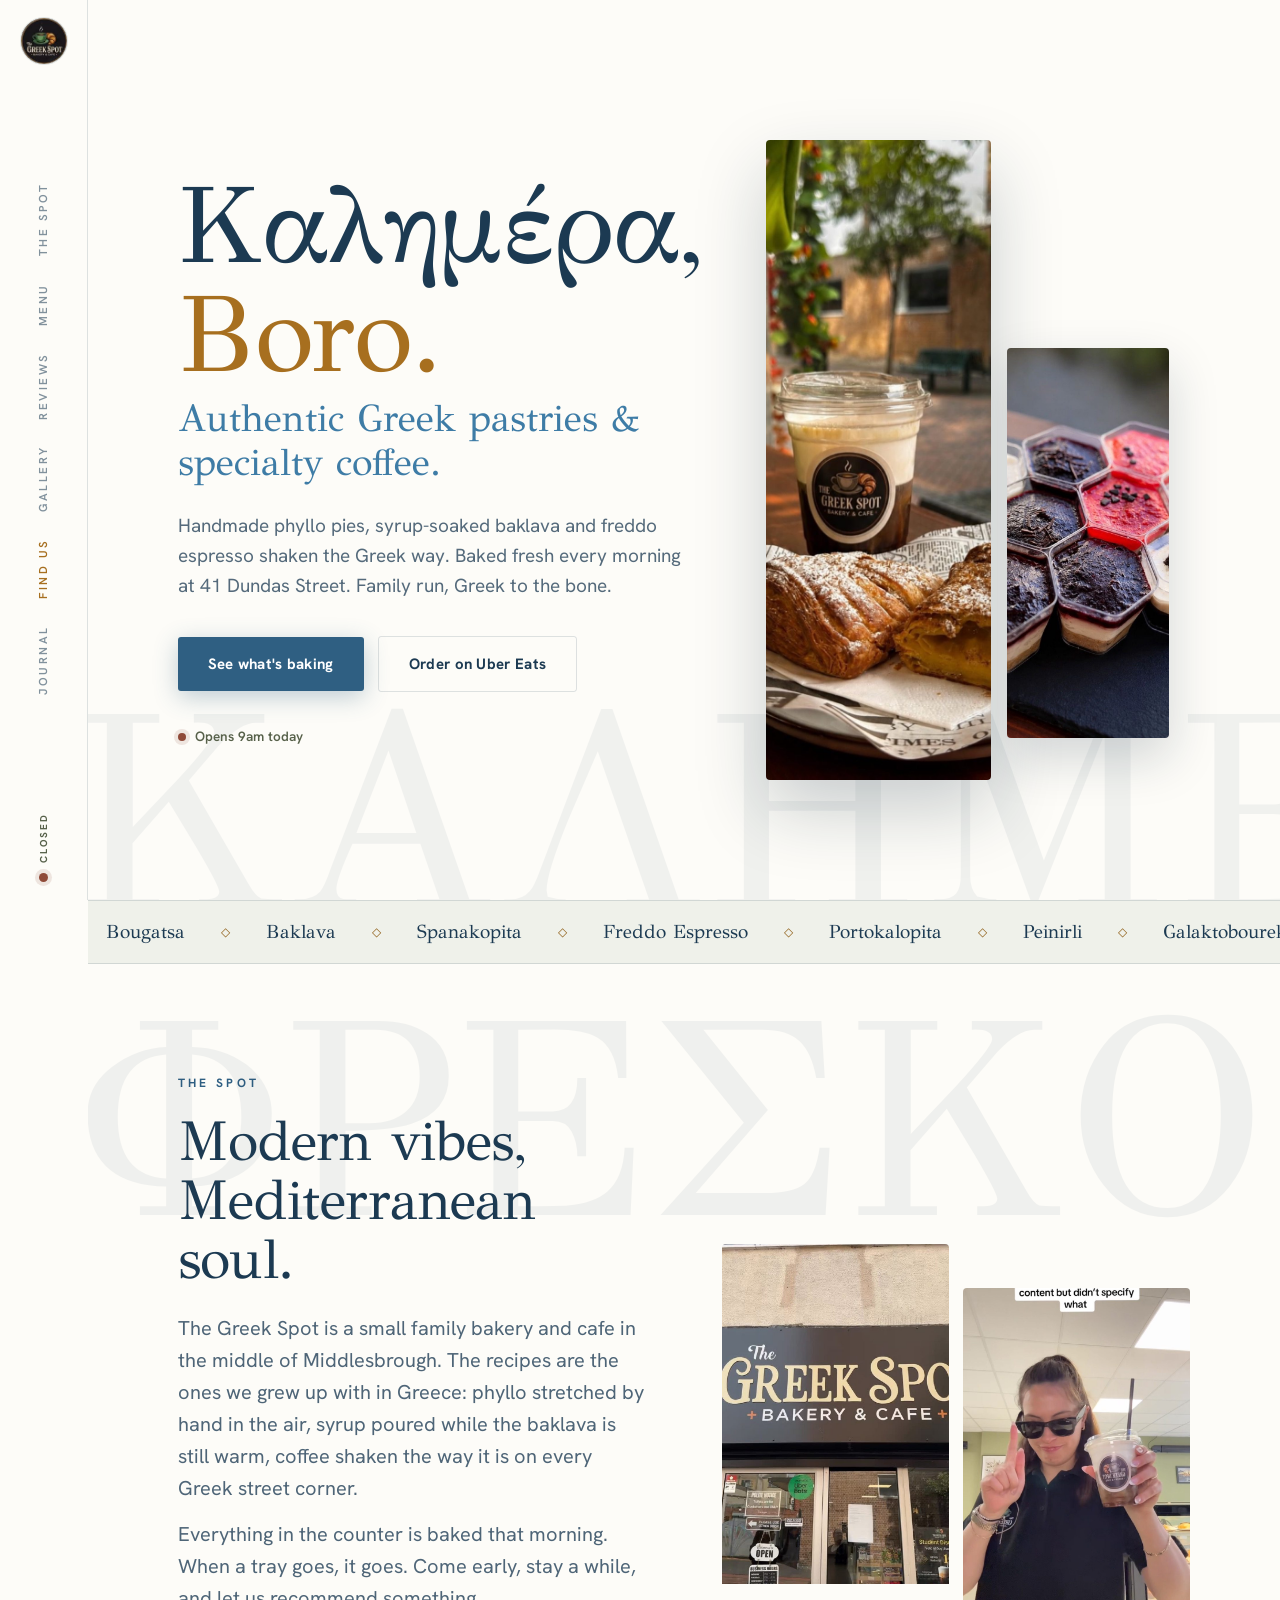
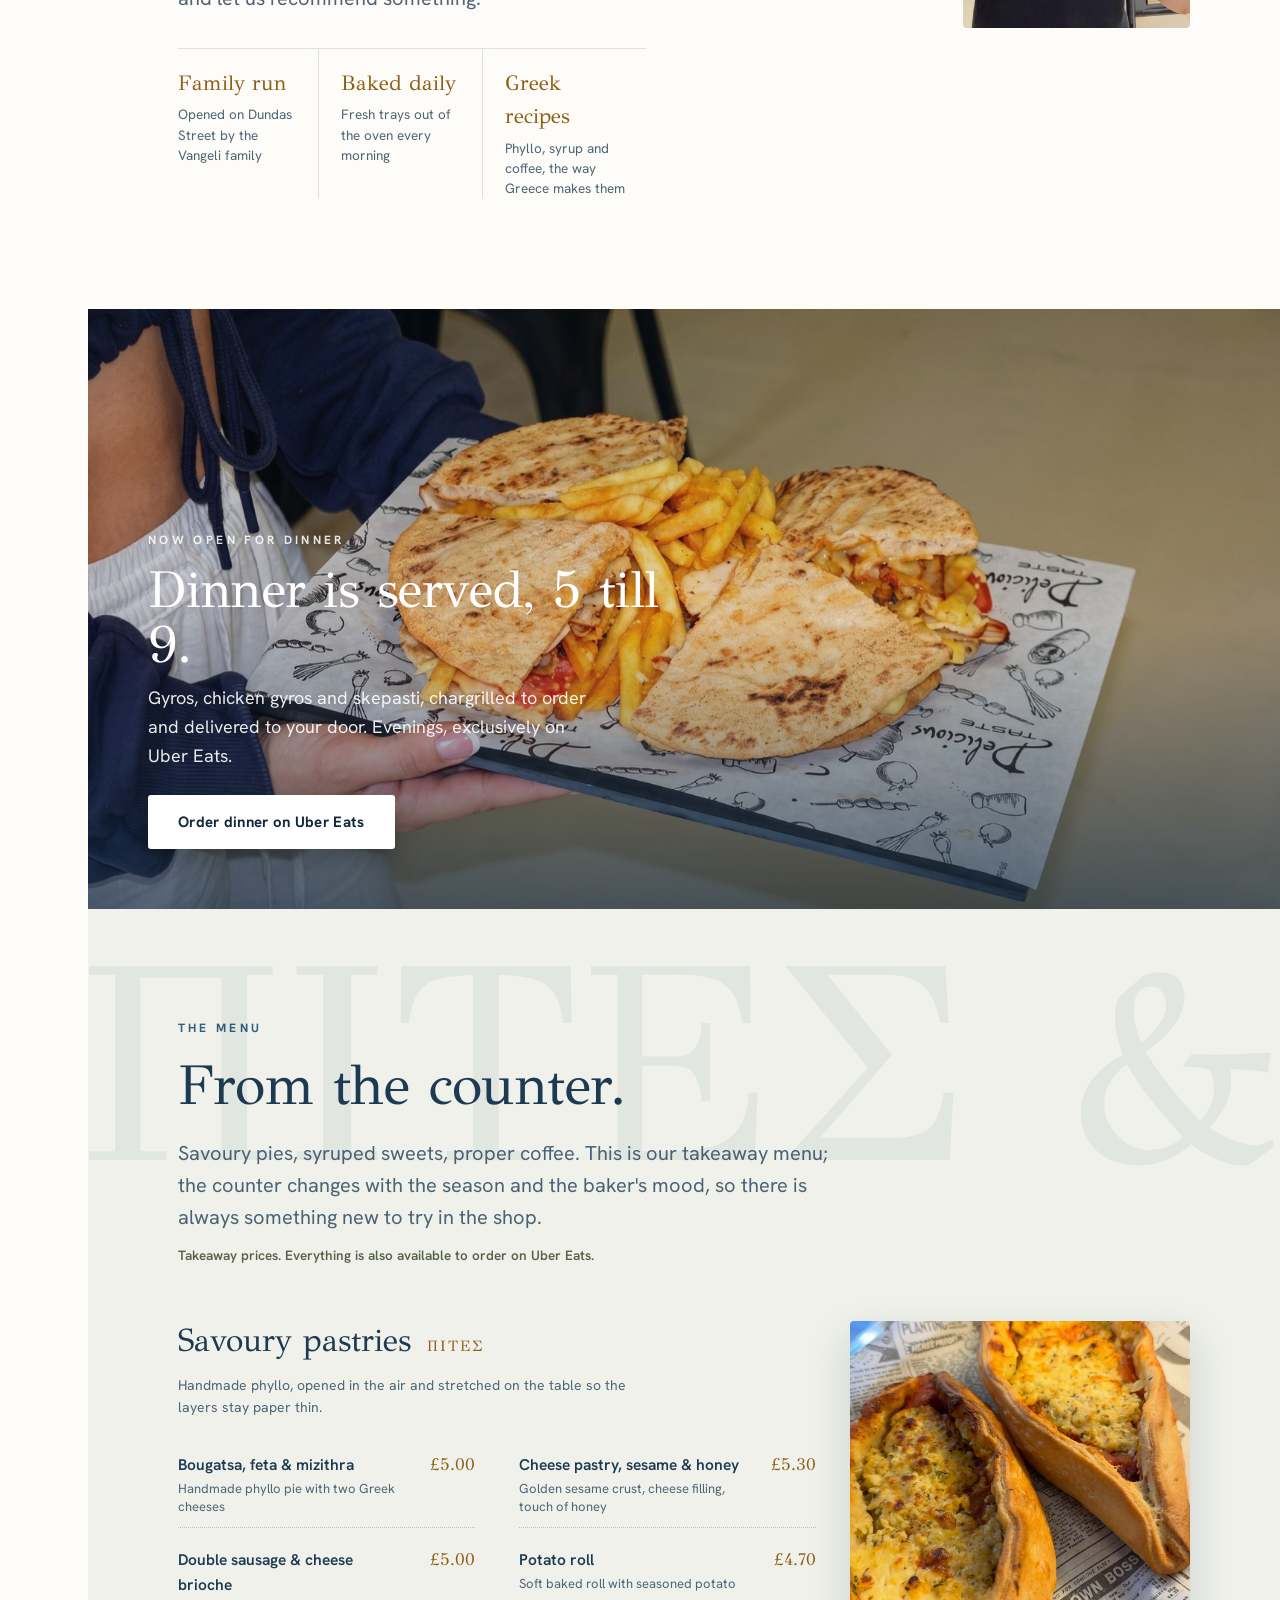
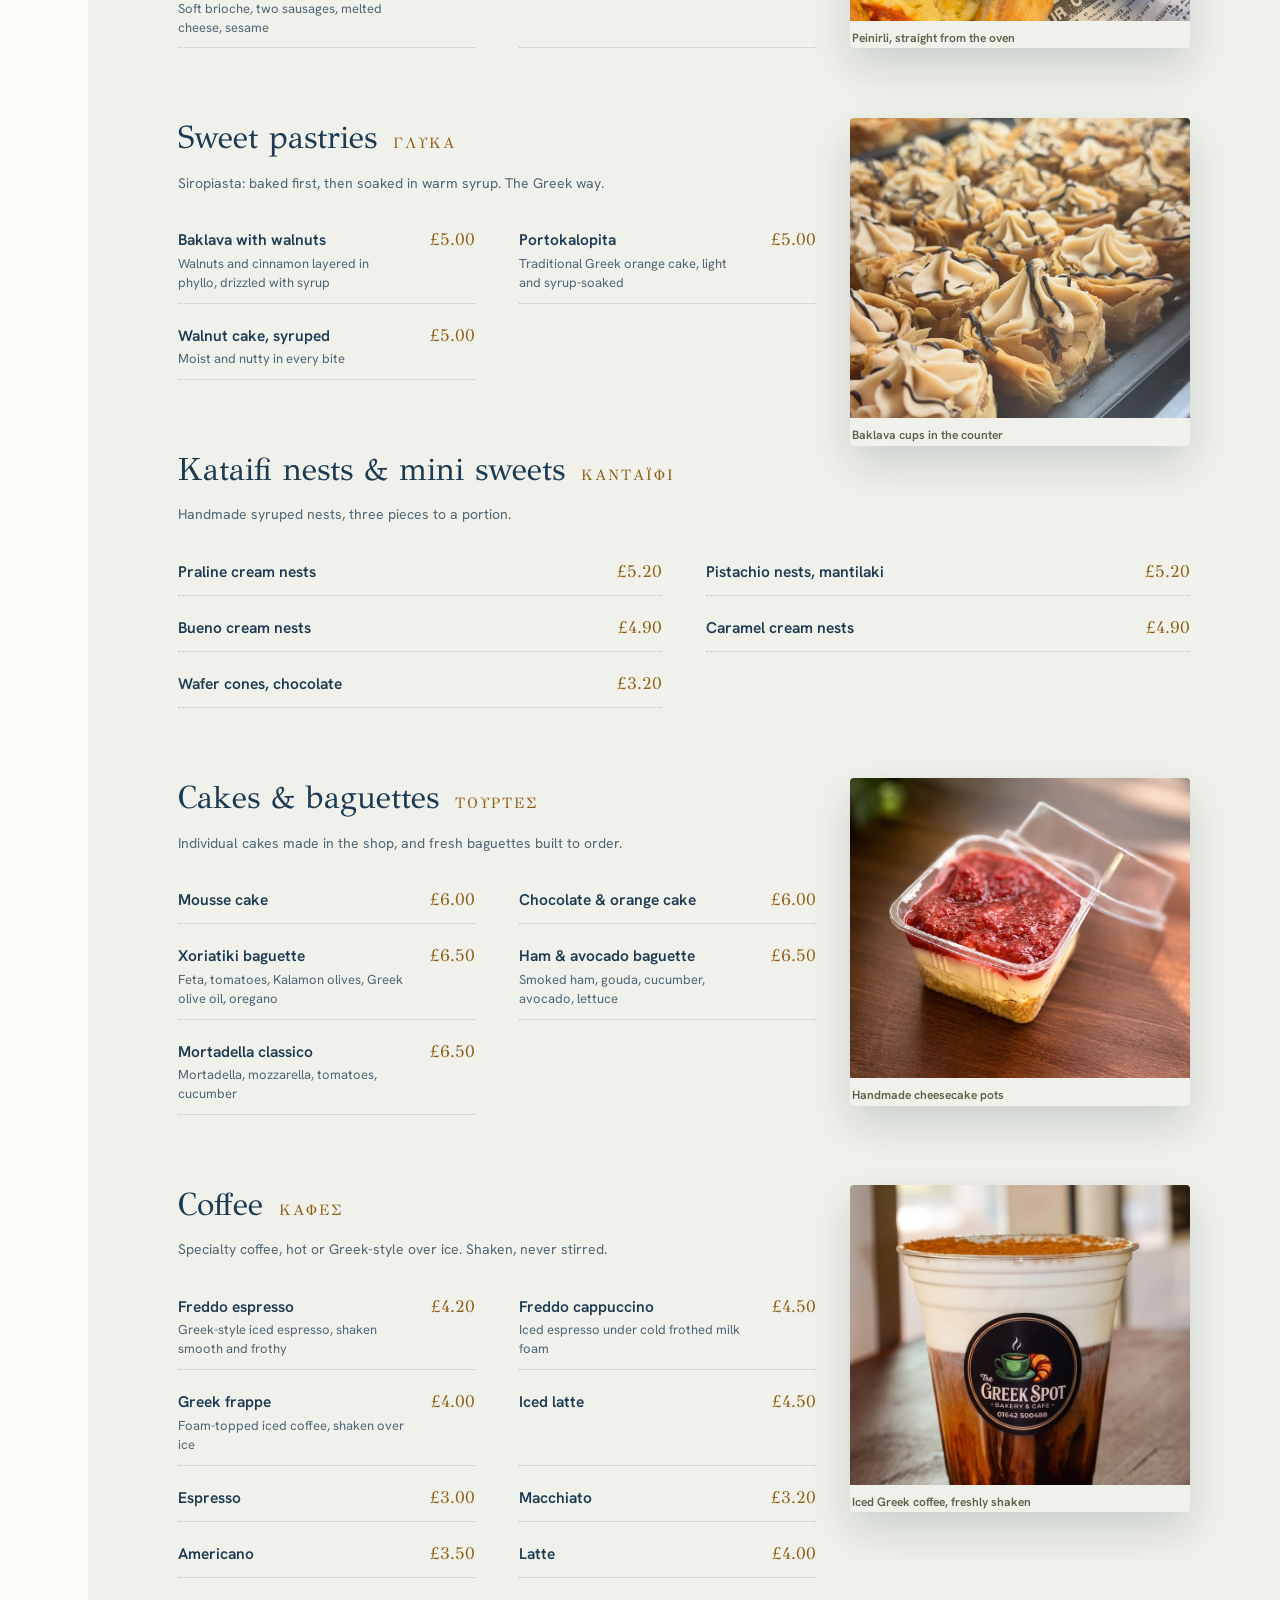
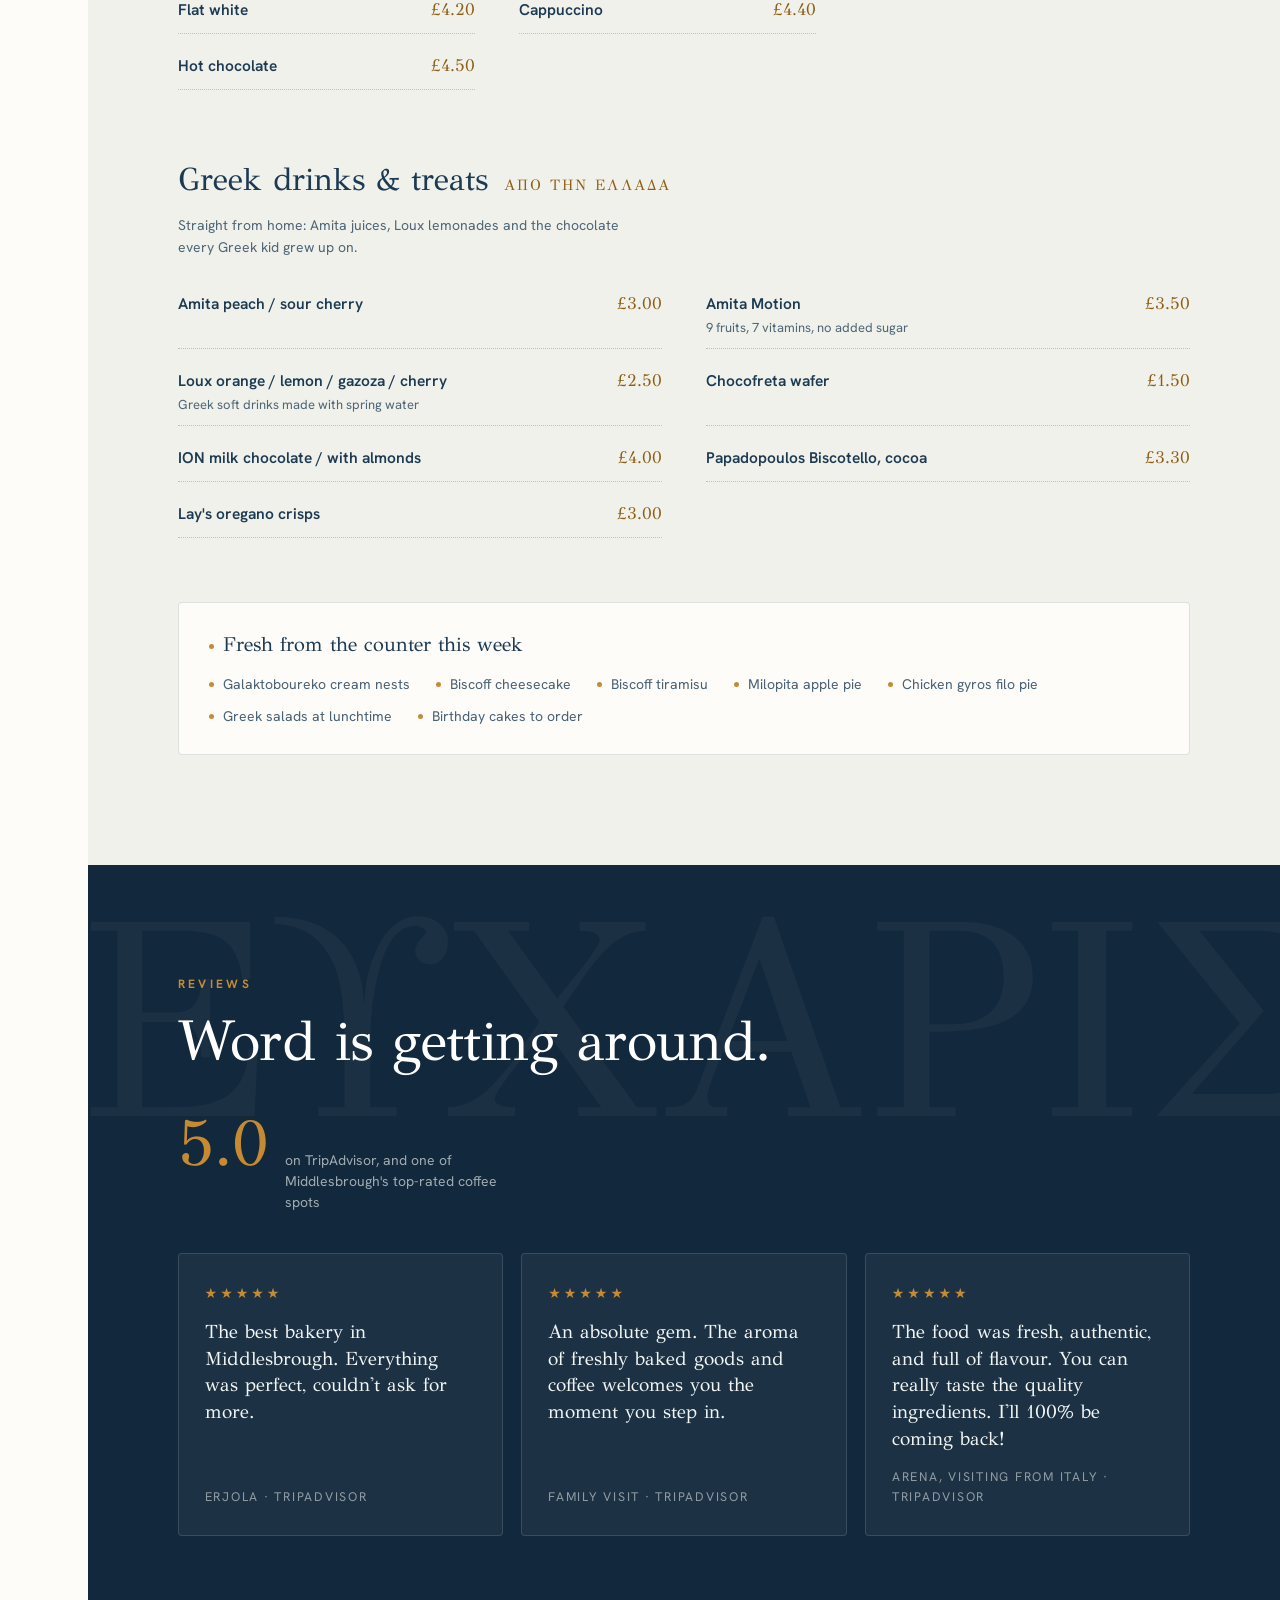
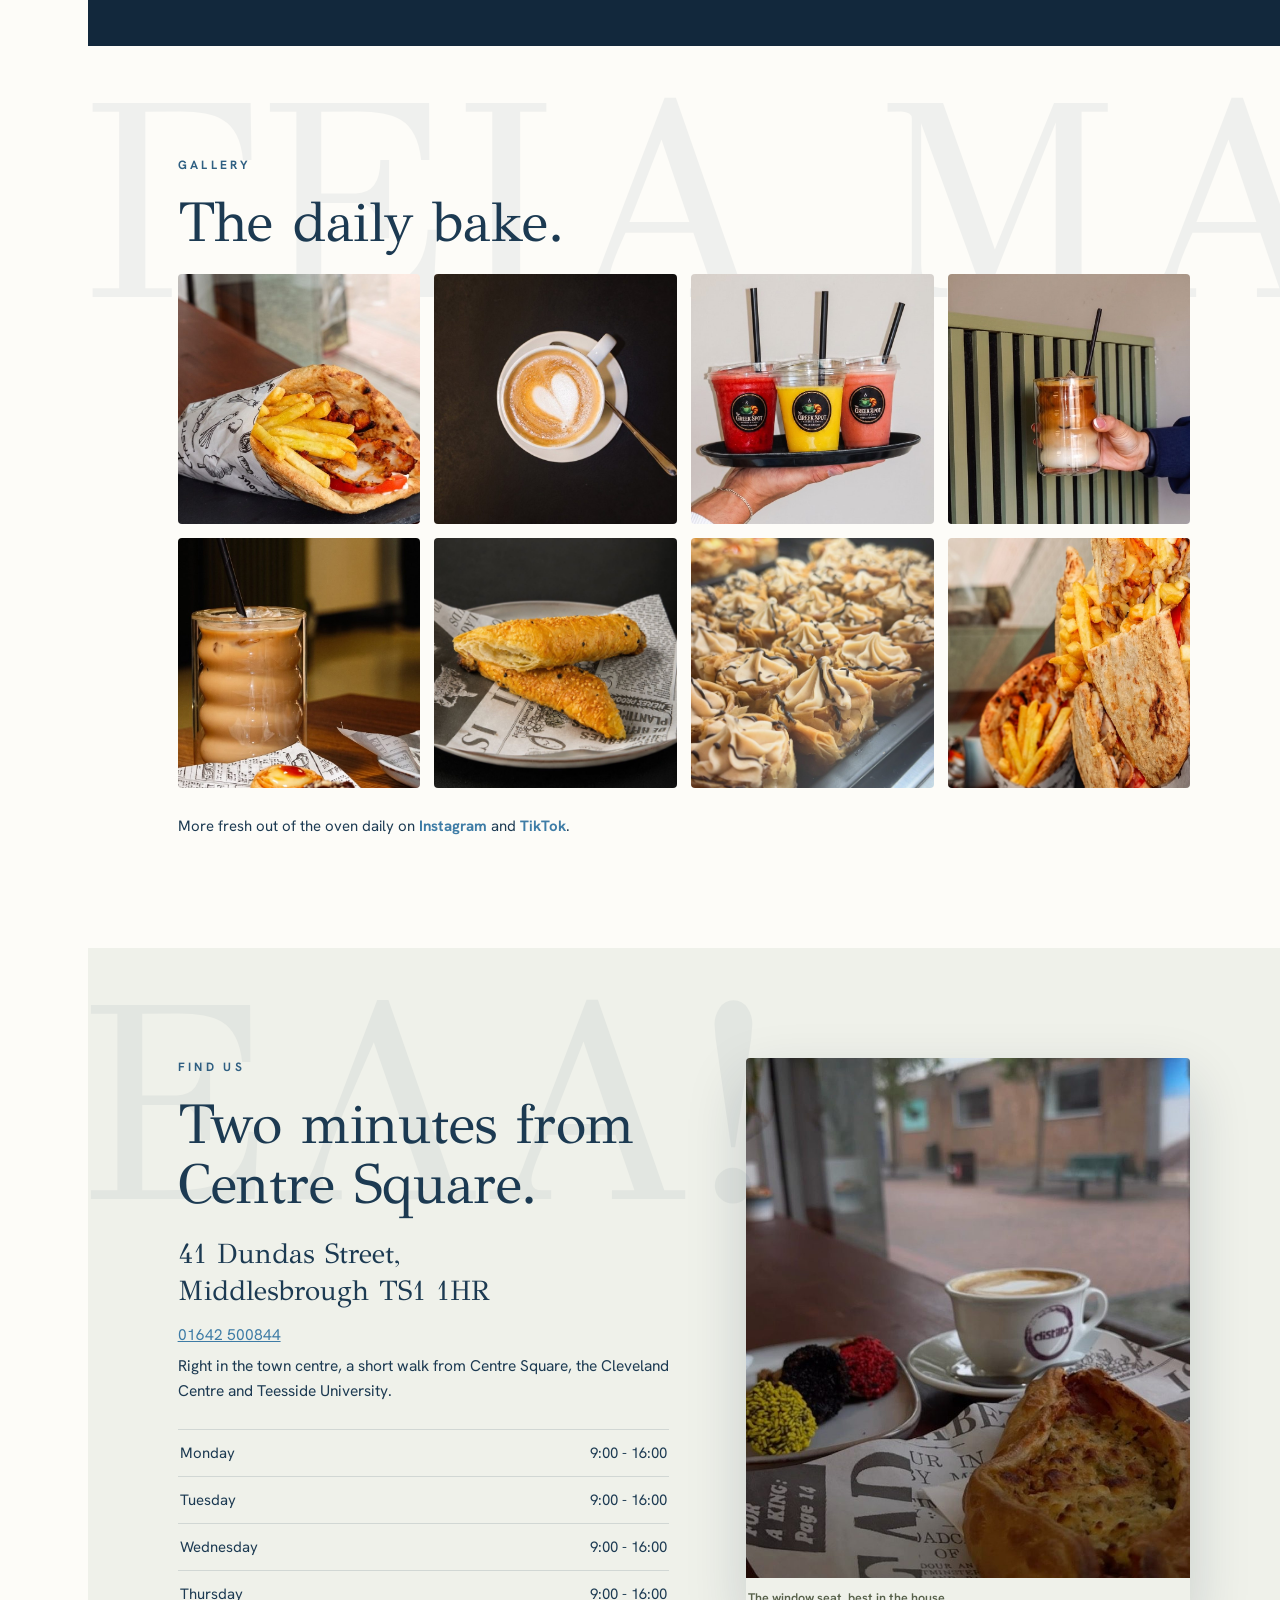
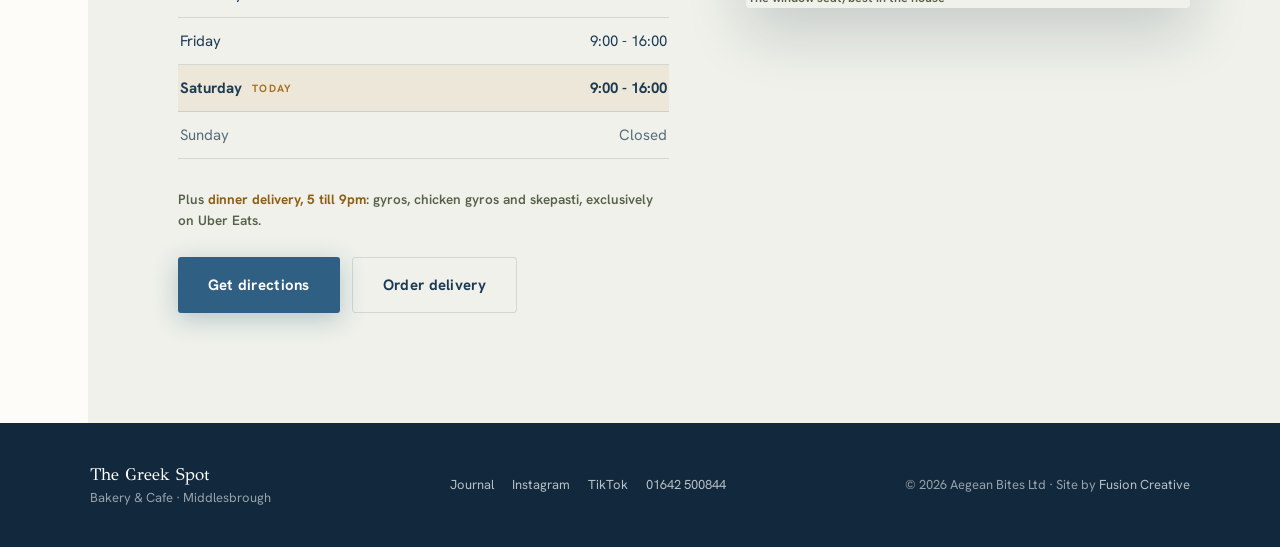
<file: index.html>
<!DOCTYPE html>
<html lang="en">
<head>
<meta charset="UTF-8">
<meta name="viewport" content="width=device-width, initial-scale=1.0">
<title>The Greek Spot | Greek Bakery &amp; Cafe, Middlesbrough</title>
<meta name="description" content="Authentic Greek pastries, coffee and now dinner in Middlesbrough. Gyros, chicken gyros and skepasti delivered 5 to 9pm on Uber Eats. Family run on Dundas Street, open Monday to Saturday.">
<link rel="canonical" href="https://thegreekspot.co.uk/">
<meta name="robots" content="index,follow,max-image-preview:large">
<meta property="og:type" content="website">
<meta property="og:site_name" content="The Greek Spot">
<meta property="og:title" content="The Greek Spot | Greek Bakery &amp; Cafe, Middlesbrough">
<meta property="og:description" content="Authentic Greek pastries and coffee by day, gyros delivered 5 to 9pm on Uber Eats. Family run on Dundas Street, Middlesbrough.">
<meta property="og:url" content="https://thegreekspot.co.uk/">
<meta property="og:image" content="https://thegreekspot.co.uk/images/og-cover.jpg">
<meta property="og:image:width" content="1200">
<meta property="og:image:height" content="630">
<meta property="og:image:alt" content="The Greek Spot, authentic Greek bakery and cafe in Middlesbrough">
<meta property="og:locale" content="en_GB">
<meta name="twitter:card" content="summary_large_image">
<meta name="twitter:title" content="The Greek Spot | Greek Bakery &amp; Cafe, Middlesbrough">
<meta name="twitter:description" content="Authentic Greek pastries and coffee by day, gyros delivered 5 to 9pm on Uber Eats. Family run in Middlesbrough.">
<meta name="twitter:image" content="https://thegreekspot.co.uk/images/og-cover.jpg">
<link rel="icon" type="image/jpeg" href="images/logo.jpg">
<link rel="preconnect" href="https://fonts.googleapis.com">
<link rel="preconnect" href="https://fonts.gstatic.com" crossorigin>
<link href="https://fonts.googleapis.com/css2?family=GFS+Didot&family=Hanken+Grotesk:wght@300;400;500;600;700;800&display=swap" rel="stylesheet">
<script type="application/ld+json">
{
  "@context": "https://schema.org",
  "@type": ["Bakery","CafeOrCoffeeShop"],
  "@id": "https://thegreekspot.co.uk/#business",
  "name": "The Greek Spot",
  "url": "https://thegreekspot.co.uk/",
  "description": "Family-run Greek bakery and cafe on Dundas Street, Middlesbrough. Handmade phyllo pastries, syrup sweets and Greek-style coffee by day, with gyros delivered in the evening on Uber Eats.",
  "servesCuisine": "Greek",
  "priceRange": "£",
  "telephone": "+441642500844",
  "image": [
    "https://thegreekspot.co.uk/images/hero-bougatsa-freddo.jpg",
    "https://thegreekspot.co.uk/images/aug-gyros-hero.jpg",
    "https://thegreekspot.co.uk/images/shopfront.jpg"
  ],
  "logo": "https://thegreekspot.co.uk/images/logo.jpg",
  "address": {
    "@type": "PostalAddress",
    "streetAddress": "41 Dundas Street",
    "addressLocality": "Middlesbrough",
    "postalCode": "TS1 1HR",
    "addressCountry": "GB"
  },
  "geo": { "@type": "GeoCoordinates", "latitude": 54.5761, "longitude": -1.2351 },
  "areaServed": { "@type": "City", "name": "Middlesbrough" },
  "hasMenu": "https://thegreekspot.co.uk/#menu",
  "acceptsReservations": false,
  "openingHoursSpecification": [
    { "@type": "OpeningHoursSpecification", "dayOfWeek": ["Monday","Tuesday","Wednesday","Thursday","Friday","Saturday"], "opens": "09:00", "closes": "16:00" }
  ],
  "sameAs": [
    "https://www.instagram.com/thegreekspotmiddlesbrough/",
    "https://www.tiktok.com/@thegreekspot_"
  ]
}
</script>
<script type="application/ld+json">
{
  "@context": "https://schema.org",
  "@type": "WebSite",
  "name": "The Greek Spot",
  "url": "https://thegreekspot.co.uk/"
}
</script>
<style>
:root{
  --whitewash:#FDFCF8;
  --ink:#1C3A52;
  --sea:#3E7CA6;
  --honey:#C68A33;
  --honey-deep:#A76F1F;
  --olive:#7D8767;
  --olive-text:#57614A;
  --honey-text:#8F5E15;
  --sea-deep:#2F5F82;
  --mist:#EFF1EA;
  --night:#12283C;
  --line:rgba(28,58,82,.14);
  --rail-w:88px;
}
*{margin:0;padding:0;box-sizing:border-box}
html{scroll-behavior:smooth}
body{
  background:var(--whitewash);
  color:var(--ink);
  font-family:'Hanken Grotesk',system-ui,sans-serif;
  font-size:16.5px;
  line-height:1.6;
  -webkit-font-smoothing:antialiased;
}
img{max-width:100%;display:block}
a{color:var(--sea)}
.didot{font-family:'GFS Didot',serif;font-weight:400}

/* ---------- side rail ---------- */
.rail{
  position:fixed;top:0;left:0;bottom:0;width:var(--rail-w);z-index:60;
  display:flex;flex-direction:column;align-items:center;justify-content:space-between;
  padding:18px 0;border-right:1px solid var(--line);background:var(--whitewash);
}
.rail-logo{width:46px;height:46px;border-radius:50%;overflow:hidden;flex:0 0 auto;box-shadow:0 0 0 1px var(--line)}
.rail-logo img{width:100%;height:100%;object-fit:cover}
.rail-nav{display:flex;flex-direction:column;gap:26px;align-items:center}
.rail-nav a{
  writing-mode:vertical-rl;text-orientation:mixed;transform:rotate(180deg);
  text-decoration:none;color:var(--ink);opacity:.55;
  font-size:11.5px;font-weight:600;letter-spacing:.22em;text-transform:uppercase;
  transition:opacity .2s,color .2s;
}
.rail-nav a:hover{opacity:1;color:var(--sea)}
.rail-nav a.active{opacity:1;color:var(--honey-deep)}
.rail-status{display:flex;flex-direction:column;align-items:center;gap:10px}
.status-dot{width:9px;height:9px;border-radius:50%;background:#9AA39B}
.status-dot.on{background:#4C9A62;box-shadow:0 0 0 4px rgba(76,154,98,.15)}
.status-dot.closed{background:#8F4A38;box-shadow:0 0 0 4px rgba(143,74,56,.13)}
.rail-status span{
  writing-mode:vertical-rl;transform:rotate(180deg);
  font-size:10px;font-weight:700;letter-spacing:.2em;text-transform:uppercase;color:var(--olive-text);
}

/* ---------- mobile top bar ---------- */
.mobilebar{
  display:none;position:fixed;top:0;left:0;right:0;z-index:70;
  align-items:center;justify-content:space-between;padding:12px 18px;
  background:rgba(253,252,248,.92);backdrop-filter:blur(10px);border-bottom:1px solid var(--line);
}
.mb-brand{display:flex;align-items:center;gap:10px;text-decoration:none;color:var(--ink)}
.mb-brand img{width:34px;height:34px;border-radius:50%}
.mb-brand strong{font-size:14px;letter-spacing:.02em}
.mb-right{display:flex;align-items:center;gap:14px}
.mb-status{display:flex;align-items:center;gap:6px;font-size:11px;font-weight:700;letter-spacing:.08em;text-transform:uppercase;color:var(--olive-text)}
.burger{background:none;border:none;cursor:pointer;padding:6px;display:flex;flex-direction:column;gap:5px}
.burger span{width:22px;height:2px;background:var(--ink);transition:.25s}
.overlay{
  position:fixed;inset:0;background:var(--night);z-index:80;display:flex;flex-direction:column;
  align-items:center;justify-content:center;gap:8px;
  opacity:0;pointer-events:none;visibility:hidden;transition:opacity .3s,visibility .3s;
}
.overlay.open{opacity:1;pointer-events:auto;visibility:visible}
.overlay a{
  color:var(--whitewash);text-decoration:none;font-family:'GFS Didot',serif;
  font-size:clamp(30px,8vw,44px);padding:6px 0;opacity:.9;
}
.overlay a em{font-style:normal;color:var(--honey);font-size:.5em;letter-spacing:.25em;text-transform:uppercase;font-family:'Hanken Grotesk',sans-serif;display:block;text-align:center}
.overlay .ov-close{position:absolute;top:16px;right:20px;background:none;border:none;color:var(--whitewash);font-size:34px;cursor:pointer;line-height:1}

/* ---------- shared layout ---------- */
main{margin-left:var(--rail-w)}
.chapter{padding:110px min(7vw,90px);position:relative;overflow:hidden}
.watermark{
  position:absolute;z-index:0;pointer-events:none;user-select:none;
  font-family:'GFS Didot',serif;color:var(--ink);opacity:.055;
  font-size:clamp(120px,22vw,290px);line-height:.9;white-space:nowrap;
  top:30px;left:-10px;
}
.eyebrow{
  font-size:12px;font-weight:700;letter-spacing:.28em;text-transform:uppercase;
  color:var(--sea-deep);margin-bottom:18px;
}
h1,h2{font-family:'GFS Didot',serif;font-weight:400;line-height:1.06;letter-spacing:-.01em}
h2{font-size:clamp(34px,4.6vw,56px);margin-bottom:22px;position:relative;z-index:1}
.lede{font-size:clamp(17px,1.6vw,20px);color:rgba(28,58,82,.78);max-width:56ch;position:relative;z-index:1}

/* ---------- hero ---------- */
.hero{
  min-height:100vh;display:grid;grid-template-columns:1.05fr .95fr;gap:min(5vw,64px);
  align-items:center;padding:90px min(7vw,90px) 70px;position:relative;overflow:hidden;
}
.hero-copy{position:relative;z-index:2}
.hero-kali{
  font-family:'GFS Didot',serif;font-size:clamp(58px,8.5vw,116px);line-height:1;
  margin-bottom:8px;
}
.hero-kali .accent{color:var(--honey-deep)}
.hero-sub{
  font-family:'GFS Didot',serif;font-size:clamp(24px,3vw,38px);color:var(--sea);
  margin-bottom:26px;line-height:1.15;
}
.hero-lede{font-size:clamp(16px,1.5vw,19px);color:rgba(28,58,82,.75);max-width:46ch;margin-bottom:34px}
.hero-ctas{display:flex;flex-wrap:wrap;gap:14px;align-items:center;margin-bottom:30px}
.btn{
  display:inline-flex;align-items:center;gap:10px;text-decoration:none;
  font-weight:700;font-size:15px;letter-spacing:.02em;
  padding:15px 30px;border-radius:3px;transition:transform .15s,box-shadow .2s,background .2s;
}
.btn-solid{background:var(--sea-deep);color:#fff;box-shadow:0 6px 24px rgba(47,95,130,.3)}
.btn-solid:hover{background:var(--night);transform:translateY(-1px)}
.btn-ghost{color:var(--ink);border:1.5px solid var(--line);background:transparent}
.btn-ghost:hover{border-color:var(--sea);color:var(--sea)}
.hero-open{
  display:inline-flex;align-items:center;gap:9px;font-size:13.5px;font-weight:600;color:var(--olive-text);
}
.hero-open .status-dot{width:8px;height:8px}
.hero-photos{position:relative;z-index:1;display:grid;grid-template-columns:1fr .72fr;gap:16px;align-items:end}
.hp-main{border-radius:4px;overflow:hidden;box-shadow:0 30px 70px rgba(18,40,60,.22)}
.hp-main img{height:min(72vh,640px);width:100%;object-fit:cover}
.hp-side{border-radius:4px;overflow:hidden;box-shadow:0 20px 50px rgba(18,40,60,.18);margin-bottom:42px}
.hp-side img{height:min(44vh,390px);width:100%;object-fit:cover}
.hero .watermark{top:auto;bottom:-40px;left:-20px;opacity:.05}

/* ---------- ticker ---------- */
.ticker{border-top:1px solid var(--line);border-bottom:1px solid var(--line);background:var(--mist);overflow:hidden;padding:16px 0}
.ticker-track{display:flex;gap:0;width:max-content;animation:tick 38s linear infinite}
.ticker-track span{
  font-family:'GFS Didot',serif;font-size:19px;color:var(--ink);white-space:nowrap;padding:0 18px;
  display:flex;align-items:center;gap:36px;
}
.ticker-track span i{font-style:normal;color:var(--honey-text);font-size:12px}
@keyframes tick{from{transform:translateX(-50%)}to{transform:translateX(0)}}
@media (prefers-reduced-motion:reduce){
  .ticker-track{animation:none}
  html{scroll-behavior:auto}
  .reveal{opacity:1 !important;transform:none !important}
}

/* ---------- story ---------- */
.story{display:grid;grid-template-columns:1fr 1fr;gap:min(6vw,80px);align-items:center}
.story-photos{display:grid;grid-template-columns:1fr 1fr;gap:14px}
.story-photos figure{border-radius:4px;overflow:hidden}
.story-photos img{height:340px;width:100%;object-fit:cover}
.story-photos figure:last-child{margin-top:44px}
.story-photos figure:last-child img{object-position:center 78%}
.facts{display:flex;gap:0;margin-top:34px;border-top:1px solid var(--line)}
.fact{flex:1;padding:18px 18px 0 0}
.fact + .fact{padding-left:22px;border-left:1px solid var(--line)}
.fact .didot{font-size:21px;color:var(--honey-text);display:block;margin-bottom:4px}
.fact p{font-size:13.5px;color:rgba(28,58,82,.78);line-height:1.5}

/* ---------- menu ---------- */
.menu-ch{background:var(--mist)}
.menu-intro{max-width:60ch;margin-bottom:12px}
.menu-note{font-size:13.5px;color:var(--olive-text);font-weight:600;margin-bottom:48px}
.mcat{margin-bottom:64px;position:relative;z-index:1}
.mcat-head{display:flex;align-items:baseline;gap:16px;margin-bottom:8px}
.mcat-head h3{font-family:'GFS Didot',serif;font-weight:400;font-size:clamp(24px,2.6vw,32px)}
.mcat-head .gr{font-family:'GFS Didot',serif;color:var(--honey-text);font-size:15px;letter-spacing:.14em}
.mcat-sub{font-size:14px;color:rgba(28,58,82,.76);margin-bottom:22px;max-width:58ch}
.mgrid{display:grid;grid-template-columns:1fr 1fr;gap:8px 44px}
.mitem{display:flex;align-items:baseline;gap:10px;padding:10px 0;border-bottom:1px dotted rgba(28,58,82,.25)}
.mitem .nm{font-weight:600;font-size:15.5px}
.mitem .nm small{display:block;font-weight:400;font-size:13px;color:rgba(28,58,82,.76);line-height:1.45;margin-top:2px}
.mitem .dots{flex:1}
.mitem .pr{font-family:'GFS Didot',serif;font-size:17px;color:var(--honey-text);white-space:nowrap}
.mcat-photo{
  float:right;width:min(340px,38%);margin:6px 0 18px 34px;border-radius:4px;overflow:hidden;
  box-shadow:0 18px 44px rgba(18,40,60,.16);
}
.mcat-photo img{width:100%;height:300px;object-fit:cover}
.mcat-photo figcaption{font-size:12px;color:var(--olive-text);padding:8px 2px 0;font-weight:600}
.counter-strip{
  clear:both;background:var(--whitewash);border:1px solid var(--line);border-radius:4px;
  padding:26px 30px;display:flex;flex-wrap:wrap;gap:10px 26px;align-items:center;position:relative;z-index:1;
}
.counter-strip .didot{font-size:20px;color:var(--ink);width:100%;margin-bottom:2px}
.counter-strip span{font-size:14px;color:rgba(28,58,82,.8)}
.counter-strip span::before{content:"";display:inline-block;width:5px;height:5px;border-radius:50%;background:var(--honey);margin-right:9px;vertical-align:2px}

/* ---------- reviews ---------- */
.reviews{background:var(--night);color:#EDF2F1}
.reviews .eyebrow{color:var(--honey)}
.reviews h2{color:#fff}
.reviews .lede{color:rgba(237,242,241,.72)}
.rev-score{display:flex;align-items:baseline;gap:16px;margin:8px 0 40px;position:relative;z-index:1}
.rev-score .didot{font-size:64px;color:var(--honey)}
.rev-score p{font-size:14px;color:rgba(237,242,241,.65);max-width:30ch;line-height:1.5}
.rev-grid{display:grid;grid-template-columns:repeat(3,1fr);gap:18px;position:relative;z-index:1}
.rev{
  background:rgba(253,252,248,.045);border:1px solid rgba(237,242,241,.14);border-radius:4px;padding:28px 26px;
  display:flex;flex-direction:column;gap:14px;
}
.rev .stars{color:var(--honey);letter-spacing:3px;font-size:14px}
.rev blockquote{font-family:'GFS Didot',serif;font-size:18.5px;line-height:1.45;color:#F2F5F4}
.rev cite{font-style:normal;font-size:12.5px;letter-spacing:.14em;text-transform:uppercase;color:rgba(237,242,241,.55);margin-top:auto}
.reviews .watermark{color:#fff;opacity:.035}

/* ---------- gallery ---------- */
.gal-grid{display:grid;grid-template-columns:repeat(4,1fr);gap:14px;position:relative;z-index:1}
.gal-grid a{border-radius:4px;overflow:hidden;position:relative;display:block}
.gal-grid img{height:250px;width:100%;object-fit:cover;transition:transform .5s}
.gal-grid a:hover img{transform:scale(1.045)}
.gal-follow{margin-top:26px;font-size:15px;position:relative;z-index:1}
.gal-follow a{font-weight:700;text-decoration:none}
.gal-follow a:hover{text-decoration:underline}
.gal-grid a:nth-child(1) img{object-position:center 30%}

/* ---------- feature band ---------- */
.feature-band{position:relative;height:min(70vh,600px);overflow:hidden;display:flex;align-items:flex-end}
.feature-band > img{position:absolute;inset:0;width:100%;height:100%;object-fit:cover}
.fb-overlay{position:absolute;inset:0;background:linear-gradient(to top,rgba(18,40,60,.68) 0%,rgba(18,40,60,.12) 48%,rgba(18,40,60,.22) 100%)}
.fb-text{position:relative;z-index:1;padding:min(6vw,60px);color:#fff;max-width:660px}
.fb-eyebrow{font-size:12px;font-weight:700;letter-spacing:.28em;text-transform:uppercase;color:#fff;opacity:.85;margin-bottom:12px}
.feature-band h2{font-family:'GFS Didot',serif;font-weight:400;color:#fff;font-size:clamp(30px,5vw,52px);line-height:1.06;margin:0}
.feature-band p{color:rgba(255,255,255,.9);font-size:clamp(15px,1.6vw,18px);margin-top:12px;max-width:44ch}
@media(max-width:600px){ .feature-band{height:56vh} }
.feature-band .btn{margin-top:24px}
.fb-btn{background:#fff;color:var(--night);box-shadow:0 8px 26px rgba(0,0,0,.28)}
.fb-btn:hover{background:var(--honey);color:#fff}
.hours-note{margin:14px 0 2px;font-size:13.5px;color:var(--olive-text);font-weight:600;line-height:1.55}
.hours-note b{color:var(--honey-text)}

/* ---------- find us ---------- */
.find{display:grid;grid-template-columns:1.05fr .95fr;gap:min(6vw,80px);align-items:start}
.hours{border-top:1px solid var(--line);margin:26px 0 30px}
.hours .hrow{display:flex;justify-content:space-between;padding:11px 2px;border-bottom:1px solid var(--line);font-size:15px}
.hours .hrow.today{background:rgba(198,138,51,.09);font-weight:700}
.hours .hrow.today .d::after{content:"Today";font-size:10.5px;letter-spacing:.14em;text-transform:uppercase;color:var(--honey-deep);margin-left:10px;vertical-align:1px}
.hours .closed-day{color:rgba(28,58,82,.72)}
.find-details p{margin-bottom:6px;font-size:15.5px}
.find-details .addr{font-family:'GFS Didot',serif;font-size:clamp(22px,2.4vw,28px);line-height:1.3;margin-bottom:14px}
.find-links{display:flex;flex-wrap:wrap;gap:12px;margin-top:26px}
.find-photo{border-radius:4px;overflow:hidden;box-shadow:0 24px 60px rgba(18,40,60,.18)}
.find-photo img{width:100%;height:520px;object-fit:cover}
.find-photo figcaption{font-size:12.5px;color:var(--olive-text);padding:10px 2px 0;font-weight:600}

/* ---------- footer ---------- */
footer{
  background:var(--night);color:rgba(237,242,241,.6);
  padding:38px min(7vw,90px);font-size:13px;
  display:flex;justify-content:space-between;align-items:center;gap:20px;flex-wrap:wrap;
}
footer .didot{color:#fff;font-size:17px}
footer a{color:rgba(237,242,241,.75);text-decoration:none}
footer a:hover{color:var(--honey)}
footer .fsoc{display:flex;gap:18px}

/* ---------- reveal on scroll ---------- */
.reveal{opacity:0;transform:translateY(22px);transition:opacity .7s ease,transform .7s ease}
.reveal.in{opacity:1;transform:none}

/* ---------- focus ---------- */
a:focus-visible,button:focus-visible{outline:2.5px solid var(--sea);outline-offset:3px;border-radius:2px}

/* ---------- responsive ---------- */
@media(max-width:1080px){
  .mgrid{grid-template-columns:1fr}
  .mcat-photo{width:min(300px,42%)}
  .gal-grid{grid-template-columns:repeat(2,1fr)}
  .rev-grid{grid-template-columns:1fr}
}
@media(max-width:900px){
  :root{--rail-w:0px}
  .rail{display:none}
  .mobilebar{display:flex}
  main{margin-left:0}
  .hero{grid-template-columns:1fr;min-height:auto;padding-top:120px;gap:44px}
  .hero-photos{grid-template-columns:1fr .8fr}
  .hp-main img{height:52vh}
  .hp-side img{height:34vh}
  .story{grid-template-columns:1fr}
  .find{grid-template-columns:1fr}
  .find-photo img{height:380px}
  .chapter{padding:80px 6vw}
  .mcat-photo{float:none;width:100%;margin:0 0 22px}
  .mcat-photo img{height:240px}
  .facts{flex-direction:column;gap:14px}
  .fact + .fact{padding-left:0;border-left:none;padding-top:14px;border-top:1px solid var(--line)}
}
@media(max-width:520px){
  .hero-photos{grid-template-columns:1fr}
  .hp-side{display:none}
  .gal-grid{grid-template-columns:1fr 1fr}
  .gal-grid img{height:170px}
}
</style>
</head>
<body>

<!-- side rail (desktop) -->
<nav class="rail" aria-label="Site">
  <a class="rail-logo" href="#top" aria-label="The Greek Spot home"><img src="images/logo.jpg" alt="The Greek Spot logo"></a>
  <div class="rail-nav">
    <a href="#story">The Spot</a>
    <a href="#menu">Menu</a>
    <a href="#reviews">Reviews</a>
    <a href="#gallery">Gallery</a>
    <a href="#find">Find us</a>
    <a href="/blog/">Journal</a>
  </div>
  <div class="rail-status">
    <span id="railStatusTxt">Mon-Sat</span>
    <div class="status-dot" id="railDot"></div>
  </div>
</nav>

<!-- mobile bar -->
<div class="mobilebar">
  <a class="mb-brand" href="#top"><img src="images/logo.jpg" alt=""><strong>The Greek Spot</strong></a>
  <div class="mb-right">
    <span class="mb-status"><span class="status-dot" id="mbDot" style="width:7px;height:7px"></span><span id="mbStatusTxt">9-4</span></span>
    <button class="burger" id="burger" aria-label="Open menu" aria-expanded="false" aria-controls="overlay"><span></span><span></span><span></span></button>
  </div>
</div>
<nav class="overlay" id="overlay" aria-label="Site menu">
  <button class="ov-close" id="ovClose" aria-label="Close menu">&times;</button>
  <a href="#story"><em>01</em>The Spot</a>
  <a href="#menu"><em>02</em>Menu</a>
  <a href="#reviews"><em>03</em>Reviews</a>
  <a href="#gallery"><em>04</em>Gallery</a>
  <a href="#find"><em>05</em>Find us</a>
  <a href="/blog/"><em>06</em>Journal</a>
</nav>

<main id="top">

  <!-- HERO -->
  <section class="hero">
    <div class="watermark" aria-hidden="true">ΚΑΛΗΜΕΡΑ</div>
    <div class="hero-copy">
      <h1 class="hero-kali"><span lang="el">Καλημέρα,</span><br><span class="accent">Boro.</span></h1>
      <p class="hero-sub">Authentic Greek pastries &amp; specialty coffee.</p>
      <p class="hero-lede">Handmade phyllo pies, syrup-soaked baklava and freddo espresso shaken the Greek way. Baked fresh every morning at 41 Dundas Street. Family run, Greek to the bone.</p>
      <div class="hero-ctas">
        <a class="btn btn-solid" href="#menu">See what's baking</a>
        <a class="btn btn-ghost" href="https://www.ubereats.com/gb/store/the-greek-spot/KlmvoWTTS9mFfXp4U_4D3Q" target="_blank" rel="noopener">Order on Uber Eats</a>
      </div>
      <span class="hero-open"><span class="status-dot" id="heroDot"></span><span id="heroStatusTxt">Cafe 9am to 4pm, dinner delivery 5 to 9pm</span></span>
    </div>
    <div class="hero-photos">
      <figure class="hp-main"><img src="images/hero-bougatsa-freddo.jpg" alt="Custard bougatsa dusted with icing sugar and a freddo espresso in a Greek Spot cup, on newspaper-print paper in the window light" fetchpriority="high"></figure>
      <figure class="hp-side"><img src="images/sweets-honeycomb-pots.jpg" alt="Cheesecake pots arranged in a honeycomb pattern on dark slate"></figure>
    </div>
  </section>

  <!-- TICKER -->
  <div class="ticker" aria-hidden="true">
    <div class="ticker-track" id="tickerTrack">
      <span>Bougatsa <i>&#9671;</i> Baklava <i>&#9671;</i> Spanakopita <i>&#9671;</i> Freddo Espresso <i>&#9671;</i> Portokalopita <i>&#9671;</i> Peinirli <i>&#9671;</i> Galaktoboureko <i>&#9671;</i> Greek Frappe <i>&#9671;</i> Kataifi Nests <i>&#9671;</i> Milopita <i>&#9671;</i></span>
    </div>
  </div>

  <!-- STORY -->
  <section class="chapter" id="story">
    <div class="watermark" aria-hidden="true">ΦΡΕΣΚΟ</div>
    <div class="story">
      <div class="reveal">
        <div class="eyebrow">The Spot</div>
        <h2>Modern vibes,<br>Mediterranean soul.</h2>
        <p class="lede">The Greek Spot is a small family bakery and cafe in the middle of Middlesbrough. The recipes are the ones we grew up with in Greece: phyllo stretched by hand in the air, syrup poured while the baklava is still warm, coffee shaken the way it is on every Greek street corner.</p>
        <p class="lede" style="margin-top:14px">Everything in the counter is baked that morning. When a tray goes, it goes. Come early, stay a while, and let us recommend something.</p>
        <div class="facts">
          <div class="fact"><span class="didot">Family run</span><p>Opened on Dundas Street by the Vangeli family</p></div>
          <div class="fact"><span class="didot">Baked daily</span><p>Fresh trays out of the oven every morning</p></div>
          <div class="fact"><span class="didot">Greek recipes</span><p>Phyllo, syrup and coffee, the way Greece makes them</p></div>
        </div>
      </div>
      <div class="story-photos reveal">
        <figure><img src="images/shopfront.jpg" alt="The Greek Spot shopfront on Dundas Street with its black and gold sign"></figure>
        <figure><img src="images/team-personality.jpg" alt="One of the team holding up a Greek Spot iced coffee in the cafe"></figure>
      </div>
    </div>
  </section>

  <!-- FEATURE BAND -->
  <section class="feature-band reveal" aria-label="Now open for dinner">
    <img src="images/aug-pitas-tray.jpg" alt="A tray of freshly grilled Greek chicken and chips loaded pitas on branded paper" loading="lazy">
    <div class="fb-overlay"></div>
    <div class="fb-text">
      <div class="fb-eyebrow">Now open for dinner</div>
      <h2>Dinner is served, 5 till 9.</h2>
      <p>Gyros, chicken gyros and skepasti, chargrilled to order and delivered to your door. Evenings, exclusively on Uber Eats.</p>
      <a class="btn fb-btn" href="https://www.ubereats.com/gb/store/the-greek-spot/KlmvoWTTS9mFfXp4U_4D3Q" target="_blank" rel="noopener">Order dinner on Uber Eats</a>
    </div>
  </section>

  <!-- MENU -->
  <section class="chapter menu-ch" id="menu">
    <div class="watermark" aria-hidden="true">ΠΙΤΕΣ &amp; ΓΛΥΚΑ</div>
    <div class="eyebrow reveal">The Menu</div>
    <h2 class="reveal">From the counter.</h2>
    <p class="lede menu-intro reveal">Savoury pies, syruped sweets, proper coffee. This is our takeaway menu; the counter changes with the season and the baker's mood, so there is always something new to try in the shop.</p>
    <p class="menu-note reveal">Takeaway prices. Everything is also available to order on Uber Eats.</p>

    <div class="mcat reveal">
      <figure class="mcat-photo"><img src="images/peinirli-cheese-boats.jpg" alt="Two freshly baked peinirli cheese boats on newspaper-print paper"><figcaption>Peinirli, straight from the oven</figcaption></figure>
      <div class="mcat-head"><h3>Savoury pastries</h3><span class="gr" lang="el">ΠΙΤΕΣ</span></div>
      <p class="mcat-sub">Handmade phyllo, opened in the air and stretched on the table so the layers stay paper thin.</p>
      <div class="mgrid">
        <div class="mitem"><span class="nm">Bougatsa, feta &amp; mizithra<small>Handmade phyllo pie with two Greek cheeses</small></span><span class="dots"></span><span class="pr">£5.00</span></div>
        <div class="mitem"><span class="nm">Cheese pastry, sesame &amp; honey<small>Golden sesame crust, cheese filling, touch of honey</small></span><span class="dots"></span><span class="pr">£5.30</span></div>
        <div class="mitem"><span class="nm">Double sausage &amp; cheese brioche<small>Soft brioche, two sausages, melted cheese, sesame</small></span><span class="dots"></span><span class="pr">£5.00</span></div>
        <div class="mitem"><span class="nm">Potato roll<small>Soft baked roll with seasoned potato</small></span><span class="dots"></span><span class="pr">£4.70</span></div>
      </div>
    </div>

    <div class="mcat reveal">
      <figure class="mcat-photo"><img src="images/baklava-cups-counter.jpg" alt="Tray of mini filo baklava cups topped with cream and chocolate in the counter"><figcaption>Baklava cups in the counter</figcaption></figure>
      <div class="mcat-head"><h3>Sweet pastries</h3><span class="gr" lang="el">ΓΛΥΚΑ</span></div>
      <p class="mcat-sub">Siropiasta: baked first, then soaked in warm syrup. The Greek way.</p>
      <div class="mgrid">
        <div class="mitem"><span class="nm">Baklava with walnuts<small>Walnuts and cinnamon layered in phyllo, drizzled with syrup</small></span><span class="dots"></span><span class="pr">£5.00</span></div>
        <div class="mitem"><span class="nm">Portokalopita<small>Traditional Greek orange cake, light and syrup-soaked</small></span><span class="dots"></span><span class="pr">£5.00</span></div>
        <div class="mitem"><span class="nm">Walnut cake, syruped<small>Moist and nutty in every bite</small></span><span class="dots"></span><span class="pr">£5.00</span></div>
      </div>
    </div>

    <div class="mcat reveal">
      <div class="mcat-head"><h3>Kataifi nests &amp; mini sweets</h3><span class="gr" lang="el">ΚΑΝΤΑΪΦΙ</span></div>
      <p class="mcat-sub">Handmade syruped nests, three pieces to a portion.</p>
      <div class="mgrid">
        <div class="mitem"><span class="nm">Praline cream nests</span><span class="dots"></span><span class="pr">£5.20</span></div>
        <div class="mitem"><span class="nm">Pistachio nests, mantilaki</span><span class="dots"></span><span class="pr">£5.20</span></div>
        <div class="mitem"><span class="nm">Bueno cream nests</span><span class="dots"></span><span class="pr">£4.90</span></div>
        <div class="mitem"><span class="nm">Caramel cream nests</span><span class="dots"></span><span class="pr">£4.90</span></div>
        <div class="mitem"><span class="nm">Wafer cones, chocolate</span><span class="dots"></span><span class="pr">£3.20</span></div>
      </div>
    </div>

    <div class="mcat reveal">
      <figure class="mcat-photo"><img src="images/strawberry-cheesecake-pot.jpg" alt="Layered strawberry cheesecake pot in sunlight"><figcaption>Handmade cheesecake pots</figcaption></figure>
      <div class="mcat-head"><h3>Cakes &amp; baguettes</h3><span class="gr" lang="el">ΤΟΥΡΤΕΣ</span></div>
      <p class="mcat-sub">Individual cakes made in the shop, and fresh baguettes built to order.</p>
      <div class="mgrid">
        <div class="mitem"><span class="nm">Mousse cake</span><span class="dots"></span><span class="pr">£6.00</span></div>
        <div class="mitem"><span class="nm">Chocolate &amp; orange cake</span><span class="dots"></span><span class="pr">£6.00</span></div>
        <div class="mitem"><span class="nm">Xoriatiki baguette<small>Feta, tomatoes, Kalamon olives, Greek olive oil, oregano</small></span><span class="dots"></span><span class="pr">£6.50</span></div>
        <div class="mitem"><span class="nm">Ham &amp; avocado baguette<small>Smoked ham, gouda, cucumber, avocado, lettuce</small></span><span class="dots"></span><span class="pr">£6.50</span></div>
        <div class="mitem"><span class="nm">Mortadella classico<small>Mortadella, mozzarella, tomatoes, cucumber</small></span><span class="dots"></span><span class="pr">£6.50</span></div>
      </div>
    </div>

    <div class="mcat reveal">
      <figure class="mcat-photo"><img src="images/aug-iced-coffee-branded.jpg" alt="Iced layered Greek coffee with a dusted topping in a branded Greek Spot cup"><figcaption>Iced Greek coffee, freshly shaken</figcaption></figure>
      <div class="mcat-head"><h3>Coffee</h3><span class="gr" lang="el">ΚΑΦΕΣ</span></div>
      <p class="mcat-sub">Specialty coffee, hot or Greek-style over ice. Shaken, never stirred.</p>
      <div class="mgrid">
        <div class="mitem"><span class="nm">Freddo espresso<small>Greek-style iced espresso, shaken smooth and frothy</small></span><span class="dots"></span><span class="pr">£4.20</span></div>
        <div class="mitem"><span class="nm">Freddo cappuccino<small>Iced espresso under cold frothed milk foam</small></span><span class="dots"></span><span class="pr">£4.50</span></div>
        <div class="mitem"><span class="nm">Greek frappe<small>Foam-topped iced coffee, shaken over ice</small></span><span class="dots"></span><span class="pr">£4.00</span></div>
        <div class="mitem"><span class="nm">Iced latte</span><span class="dots"></span><span class="pr">£4.50</span></div>
        <div class="mitem"><span class="nm">Espresso</span><span class="dots"></span><span class="pr">£3.00</span></div>
        <div class="mitem"><span class="nm">Macchiato</span><span class="dots"></span><span class="pr">£3.20</span></div>
        <div class="mitem"><span class="nm">Americano</span><span class="dots"></span><span class="pr">£3.50</span></div>
        <div class="mitem"><span class="nm">Latte</span><span class="dots"></span><span class="pr">£4.00</span></div>
        <div class="mitem"><span class="nm">Flat white</span><span class="dots"></span><span class="pr">£4.20</span></div>
        <div class="mitem"><span class="nm">Cappuccino</span><span class="dots"></span><span class="pr">£4.40</span></div>
        <div class="mitem"><span class="nm">Hot chocolate</span><span class="dots"></span><span class="pr">£4.50</span></div>
      </div>
    </div>

    <div class="mcat reveal">
      <div class="mcat-head"><h3>Greek drinks &amp; treats</h3><span class="gr" lang="el">ΑΠΟ ΤΗΝ ΕΛΛΑΔΑ</span></div>
      <p class="mcat-sub">Straight from home: Amita juices, Loux lemonades and the chocolate every Greek kid grew up on.</p>
      <div class="mgrid">
        <div class="mitem"><span class="nm">Amita peach / sour cherry</span><span class="dots"></span><span class="pr">£3.00</span></div>
        <div class="mitem"><span class="nm">Amita Motion<small>9 fruits, 7 vitamins, no added sugar</small></span><span class="dots"></span><span class="pr">£3.50</span></div>
        <div class="mitem"><span class="nm">Loux orange / lemon / gazoza / cherry<small>Greek soft drinks made with spring water</small></span><span class="dots"></span><span class="pr">£2.50</span></div>
        <div class="mitem"><span class="nm">Chocofreta wafer</span><span class="dots"></span><span class="pr">£1.50</span></div>
        <div class="mitem"><span class="nm">ION milk chocolate / with almonds</span><span class="dots"></span><span class="pr">£4.00</span></div>
        <div class="mitem"><span class="nm">Papadopoulos Biscotello, cocoa</span><span class="dots"></span><span class="pr">£3.30</span></div>
        <div class="mitem"><span class="nm">Lay's oregano crisps</span><span class="dots"></span><span class="pr">£3.00</span></div>
      </div>
    </div>

    <div class="counter-strip reveal">
      <span class="didot">Fresh from the counter this week</span>
      <span>Galaktoboureko cream nests</span>
      <span>Biscoff cheesecake</span>
      <span>Biscoff tiramisu</span>
      <span>Milopita apple pie</span>
      <span>Chicken gyros filo pie</span>
      <span>Greek salads at lunchtime</span>
      <span>Birthday cakes to order</span>
    </div>
  </section>

  <!-- REVIEWS -->
  <section class="chapter reviews" id="reviews">
    <div class="watermark" aria-hidden="true">ΕΥΧΑΡΙΣΤΩ</div>
    <div class="eyebrow reveal">Reviews</div>
    <h2 class="reveal">Word is getting around.</h2>
    <div class="rev-score reveal">
      <span class="didot">5.0</span>
      <p>on TripAdvisor, and one of Middlesbrough's top-rated coffee spots</p>
    </div>
    <div class="rev-grid">
      <div class="rev reveal">
        <span class="stars">&#9733;&#9733;&#9733;&#9733;&#9733;</span>
        <blockquote>The best bakery in Middlesbrough. Everything was perfect, couldn't ask for more.</blockquote>
        <cite>Erjola · TripAdvisor</cite>
      </div>
      <div class="rev reveal">
        <span class="stars">&#9733;&#9733;&#9733;&#9733;&#9733;</span>
        <blockquote>An absolute gem. The aroma of freshly baked goods and coffee welcomes you the moment you step in.</blockquote>
        <cite>Family visit · TripAdvisor</cite>
      </div>
      <div class="rev reveal">
        <span class="stars">&#9733;&#9733;&#9733;&#9733;&#9733;</span>
        <blockquote>The food was fresh, authentic, and full of flavour. You can really taste the quality ingredients. I'll 100% be coming back!</blockquote>
        <cite>Arena, visiting from Italy · TripAdvisor</cite>
      </div>
    </div>
  </section>

  <!-- GALLERY -->
  <section class="chapter" id="gallery">
    <div class="watermark" aria-hidden="true">ΓΕΙΑ ΜΑΣ</div>
    <div class="eyebrow reveal">Gallery</div>
    <h2 class="reveal">The daily bake.</h2>
    <div class="gal-grid reveal">
      <a href="https://www.instagram.com/thegreekspotmiddlesbrough/" target="_blank" rel="noopener"><img src="images/aug-gyros-wrap.jpg" alt="Chicken gyros wrap loaded with chips on a slate board, on our Instagram" loading="lazy"></a>
      <a href="https://www.instagram.com/thegreekspotmiddlesbrough/" target="_blank" rel="noopener"><img src="images/aug-flat-white.jpg" alt="Flat white with heart latte art, shot from above, on our Instagram" loading="lazy"></a>
      <a href="https://www.instagram.com/thegreekspotmiddlesbrough/" target="_blank" rel="noopener"><img src="images/aug-smoothies.jpg" alt="Three colourful branded Greek Spot smoothies on a tray, on our Instagram" loading="lazy"></a>
      <a href="https://www.instagram.com/thegreekspotmiddlesbrough/" target="_blank" rel="noopener"><img src="images/aug-iced-coffee-green.jpg" alt="Iced layered coffee held against the sage-green slatted wall, on our Instagram" loading="lazy"></a>
      <a href="https://www.instagram.com/thegreekspotmiddlesbrough/" target="_blank" rel="noopener"><img src="images/aug-iced-coffee-pastry.jpg" alt="Iced coffee in a ribbed glass beside two pastries, on our Instagram" loading="lazy"></a>
      <a href="https://www.instagram.com/thegreekspotmiddlesbrough/" target="_blank" rel="noopener"><img src="images/borek-sesame-dark.jpg" alt="Sesame-crusted filo rolls torn open to show flaky layers, on our Instagram" loading="lazy"></a>
      <a href="https://www.instagram.com/thegreekspotmiddlesbrough/" target="_blank" rel="noopener"><img src="images/baklava-cups-counter.jpg" alt="Tray of mini filo baklava cups topped with cream and chocolate, on our Instagram" loading="lazy"></a>
      <a href="https://www.instagram.com/thegreekspotmiddlesbrough/" target="_blank" rel="noopener"><img src="images/aug-gyros-hero.jpg" alt="Two loaded Greek pita gyros with chips on branded paper, on our Instagram" loading="lazy"></a>
    </div>
    <p class="gal-follow">More fresh out of the oven daily on <a href="https://www.instagram.com/thegreekspotmiddlesbrough/" target="_blank" rel="noopener">Instagram</a> and <a href="https://www.tiktok.com/@thegreekspot_" target="_blank" rel="noopener">TikTok</a>.</p>
  </section>

  <!-- FIND US -->
  <section class="chapter menu-ch" id="find">
    <div class="watermark" aria-hidden="true">ΕΛΑ!</div>
    <div class="find">
      <div class="reveal">
        <div class="eyebrow">Find us</div>
        <h2>Two minutes from Centre Square.</h2>
        <div class="find-details">
          <p class="addr">41 Dundas Street,<br>Middlesbrough TS1 1HR</p>
          <p><a href="tel:+441642500844">01642 500844</a></p>
          <p>Right in the town centre, a short walk from Centre Square, the Cleveland Centre and Teesside University.</p>
        </div>
        <div class="hours" id="hoursTable">
          <div class="hrow" data-day="1"><span class="d">Monday</span><span>9:00 - 16:00</span></div>
          <div class="hrow" data-day="2"><span class="d">Tuesday</span><span>9:00 - 16:00</span></div>
          <div class="hrow" data-day="3"><span class="d">Wednesday</span><span>9:00 - 16:00</span></div>
          <div class="hrow" data-day="4"><span class="d">Thursday</span><span>9:00 - 16:00</span></div>
          <div class="hrow" data-day="5"><span class="d">Friday</span><span>9:00 - 16:00</span></div>
          <div class="hrow" data-day="6"><span class="d">Saturday</span><span>9:00 - 16:00</span></div>
          <div class="hrow closed-day" data-day="0"><span class="d">Sunday</span><span>Closed</span></div>
        </div>
        <p class="hours-note">Plus <b>dinner delivery, 5 till 9pm</b>: gyros, chicken gyros and skepasti, exclusively on Uber Eats.</p>
        <div class="find-links">
          <a class="btn btn-solid" href="https://maps.google.com/?q=The+Greek+Spot,+41+Dundas+Street,+Middlesbrough+TS1+1HR" target="_blank" rel="noopener">Get directions</a>
          <a class="btn btn-ghost" href="https://www.ubereats.com/gb/store/the-greek-spot/KlmvoWTTS9mFfXp4U_4D3Q" target="_blank" rel="noopener">Order delivery</a>
        </div>
      </div>
      <figure class="find-photo reveal">
        <img src="images/peinirli-window-bench.jpg" alt="Peinirli and a cappuccino on the window bench looking out at Dundas Street" loading="lazy">
        <figcaption>The window seat, best in the house</figcaption>
      </figure>
    </div>
  </section>

</main>

<footer>
  <div>
    <span class="didot">The Greek Spot</span><br>
    Bakery &amp; Cafe · Middlesbrough
  </div>
  <div class="fsoc">
    <a href="/blog/">Journal</a>
    <a href="https://www.instagram.com/thegreekspotmiddlesbrough/" target="_blank" rel="noopener">Instagram</a>
    <a href="https://www.tiktok.com/@thegreekspot_" target="_blank" rel="noopener">TikTok</a>
    <a href="tel:+441642500844">01642 500844</a>
  </div>
  <div>&copy; <span id="yr">2026</span> Aegean Bites Ltd · Site by <a href="https://fusioncreative.uk" target="_blank" rel="noopener">Fusion Creative</a></div>
</footer>

<script>
// ---- live open/closed from real hours (Europe/London, Mon-Sat 9:00-16:00) ----
(function(){
  var now = new Date();
  var fmt = new Intl.DateTimeFormat('en-GB',{timeZone:'Europe/London',weekday:'short',hour:'numeric',minute:'numeric',hour12:false});
  var parts = {};
  fmt.formatToParts(now).forEach(function(p){ parts[p.type]=p.value; });
  var dayMap = {Sun:0,Mon:1,Tue:2,Wed:3,Thu:4,Fri:5,Sat:6};
  var day = dayMap[parts.weekday];
  var mins = parseInt(parts.hour,10)*60 + parseInt(parts.minute,10);
  var weekday = day >= 1 && day <= 6;
  var cafeOpen = weekday && mins >= 540 && mins < 960;       // cafe 9:00-16:00
  var dinnerOpen = weekday && mins >= 1020 && mins < 1260;   // dinner delivery 17:00-21:00
  var open = cafeOpen || dinnerOpen;
  var txt;
  if(cafeOpen){
    txt = mins >= 900 ? 'Open, closes 4pm' : 'Open now until 4pm';
  } else if(dinnerOpen){
    txt = 'Open for dinner delivery until 9pm';
  } else if(weekday && mins < 540){
    txt = 'Opens 9am today';
  } else if(weekday && mins >= 960 && mins < 1020){
    txt = 'Back at 5pm for dinner delivery';
  } else if(day === 6){
    txt = 'Closed, back Monday 9am';
  } else if(day === 0){
    txt = 'Closed Sundays, back 9am Monday';
  } else {
    txt = 'Closed, opens 9am tomorrow';
  }
  ['railDot','mbDot','heroDot'].forEach(function(id){
    var el = document.getElementById(id);
    if(el) el.classList.add(open ? 'on' : 'closed');
  });
  var short = open ? 'Open' : 'Closed';
  var r = document.getElementById('railStatusTxt'); if(r) r.textContent = short;
  var m = document.getElementById('mbStatusTxt'); if(m) m.textContent = short;
  var h = document.getElementById('heroStatusTxt'); if(h) h.textContent = txt;
  // highlight today's row
  var row = document.querySelector('.hrow[data-day="'+day+'"]');
  if(row) row.classList.add('today');
  document.getElementById('yr').textContent = new Intl.DateTimeFormat('en-GB',{timeZone:'Europe/London',year:'numeric'}).format(now);
})();

// ---- duplicate ticker for seamless loop ----
(function(){
  var t = document.getElementById('tickerTrack');
  t.innerHTML = t.innerHTML + t.innerHTML;
})();

// ---- mobile overlay ----
(function(){
  var ov = document.getElementById('overlay');
  var burger = document.getElementById('burger');
  function setOpen(open){
    ov.classList.toggle('open', open);
    burger.setAttribute('aria-expanded', open ? 'true' : 'false');
    if(open) document.getElementById('ovClose').focus();
  }
  burger.addEventListener('click', function(){ setOpen(!ov.classList.contains('open')); });
  document.getElementById('ovClose').addEventListener('click', function(){ setOpen(false); burger.focus(); });
  document.addEventListener('keydown', function(e){ if(e.key === 'Escape' && ov.classList.contains('open')){ setOpen(false); burger.focus(); } });
  ov.querySelectorAll('a').forEach(function(a){ a.addEventListener('click', function(){ setOpen(false); }); });
})();

// ---- scroll reveals ----
(function(){
  if(!('IntersectionObserver' in window)){ document.querySelectorAll('.reveal').forEach(function(el){ el.classList.add('in'); }); return; }
  var io = new IntersectionObserver(function(entries){
    entries.forEach(function(e){ if(e.isIntersecting){ e.target.classList.add('in'); io.unobserve(e.target); } });
  },{threshold:.12});
  document.querySelectorAll('.reveal').forEach(function(el){ io.observe(el); });
})();

// ---- rail active state ----
(function(){
  var links = document.querySelectorAll('.rail-nav a');
  var map = {};
  links.forEach(function(a){ map[a.getAttribute('href').slice(1)] = a; });
  var io = new IntersectionObserver(function(entries){
    entries.forEach(function(e){
      if(e.isIntersecting){
        links.forEach(function(a){ a.classList.remove('active'); });
        var a = map[e.target.id];
        if(a) a.classList.add('active');
      }
    });
  },{rootMargin:'-40% 0px -55% 0px'});
  ['story','menu','reviews','gallery','find'].forEach(function(id){
    var el = document.getElementById(id);
    if(el) io.observe(el);
  });
})();
</script>
</body>
</html>
</file>
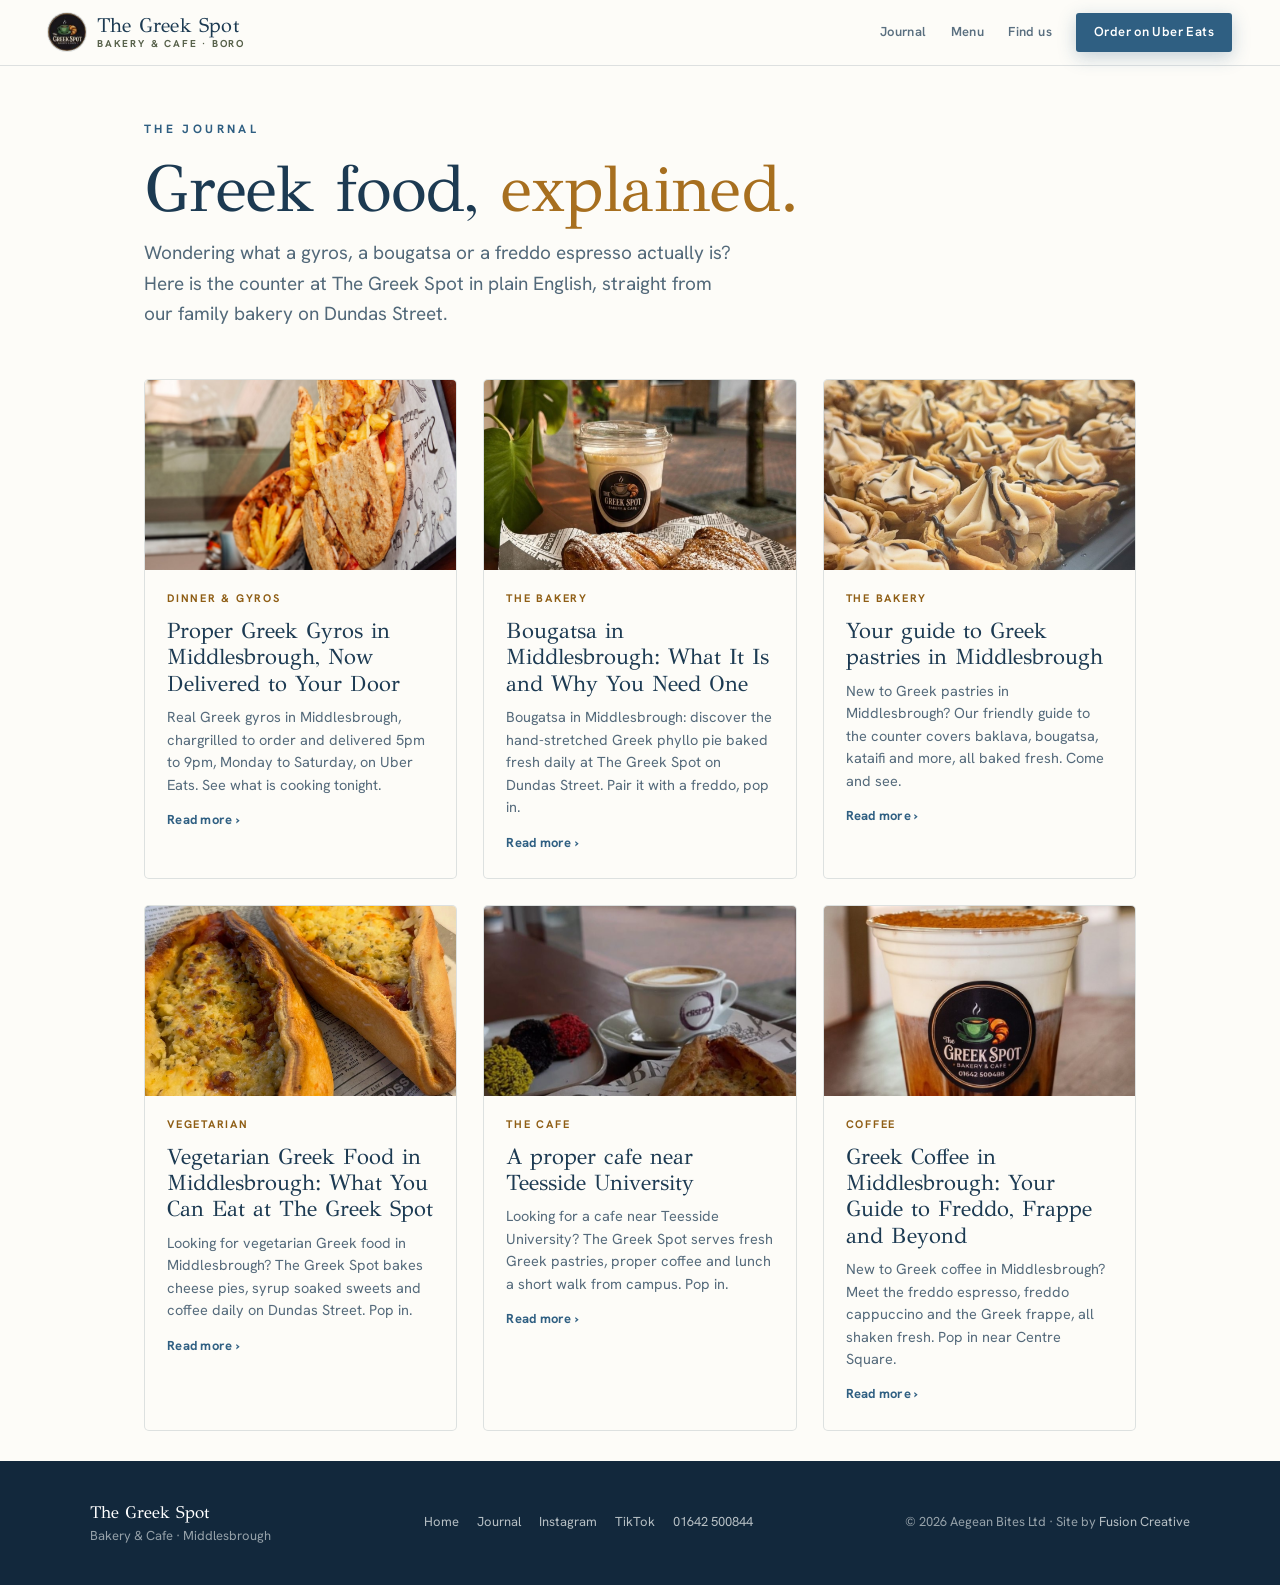
<file: blog/index.html>
<!DOCTYPE html>
<html lang="en">
<head>
<meta charset="UTF-8">
<meta name="viewport" content="width=device-width, initial-scale=1.0">
<title>Journal | The Greek Spot, Middlesbrough</title>
<meta name="description" content="Greek food, gyros, pastries and coffee, explained. Guides and stories from The Greek Spot, a family-run Greek bakery and cafe on Dundas Street, Middlesbrough.">
<link rel="canonical" href="https://thegreekspot.co.uk/blog/">
<meta name="robots" content="index,follow,max-image-preview:large">
<meta property="og:type" content="website">
<meta property="og:site_name" content="The Greek Spot">
<meta property="og:title" content="The Greek Spot Journal">
<meta property="og:description" content="Greek food, gyros, pastries and coffee, explained. From our family bakery in Middlesbrough.">
<meta property="og:url" content="https://thegreekspot.co.uk/blog/">
<meta property="og:image" content="https://thegreekspot.co.uk/images/og-cover.jpg">
<meta property="og:image:width" content="1200">
<meta property="og:image:height" content="630">
<meta name="twitter:card" content="summary_large_image">
<link rel="icon" type="image/jpeg" href="/images/logo.jpg">
<link rel="preconnect" href="https://fonts.googleapis.com">
<link rel="preconnect" href="https://fonts.gstatic.com" crossorigin>
<link href="https://fonts.googleapis.com/css2?family=GFS+Didot&family=Hanken+Grotesk:wght@300;400;500;600;700;800&display=swap" rel="stylesheet">
<link rel="stylesheet" href="/blog/blog.css">
<script type="application/ld+json">
{
  "@context": "https://schema.org",
  "@type": "Blog",
  "name": "The Greek Spot Journal",
  "url": "https://thegreekspot.co.uk/blog/",
  "description": "Guides to Greek food, gyros, pastries and coffee at The Greek Spot in Middlesbrough.",
  "publisher": {
    "@type": "Organization",
    "name": "The Greek Spot"
  },
  "blogPost": [
    {
      "@type": "BlogPosting",
      "headline": "Proper Greek Gyros in Middlesbrough, Now Delivered to Your Door",
      "url": "https://thegreekspot.co.uk/blog/greek-gyros-middlesbrough/",
      "datePublished": "2026-08-19",
      "image": "https://thegreekspot.co.uk/images/aug-gyros-hero.jpg"
    },
    {
      "@type": "BlogPosting",
      "headline": "Bougatsa in Middlesbrough: What It Is and Why You Need One",
      "url": "https://thegreekspot.co.uk/blog/what-is-bougatsa/",
      "datePublished": "2026-08-23",
      "image": "https://thegreekspot.co.uk/images/hero-bougatsa-freddo.jpg"
    },
    {
      "@type": "BlogPosting",
      "headline": "Your guide to Greek pastries in Middlesbrough",
      "url": "https://thegreekspot.co.uk/blog/guide-to-greek-pastries/",
      "datePublished": "2026-08-19",
      "image": "https://thegreekspot.co.uk/images/baklava-cups-counter.jpg"
    },
    {
      "@type": "BlogPosting",
      "headline": "Vegetarian Greek Food in Middlesbrough: What You Can Eat at The Greek Spot",
      "url": "https://thegreekspot.co.uk/blog/vegetarian-greek-food-middlesbrough/",
      "datePublished": "2026-08-23",
      "image": "https://thegreekspot.co.uk/images/peinirli-cheese-boats.jpg"
    },
    {
      "@type": "BlogPosting",
      "headline": "A proper cafe near Teesside University",
      "url": "https://thegreekspot.co.uk/blog/cafe-near-teesside-university/",
      "datePublished": "2026-08-23",
      "image": "https://thegreekspot.co.uk/images/peinirli-window-bench.jpg"
    },
    {
      "@type": "BlogPosting",
      "headline": "Greek Coffee in Middlesbrough: Your Guide to Freddo, Frappe and Beyond",
      "url": "https://thegreekspot.co.uk/blog/greek-coffee-freddo-middlesbrough/",
      "datePublished": "2026-08-19",
      "image": "https://thegreekspot.co.uk/images/aug-iced-coffee-branded.jpg"
    }
  ]
}
</script>
</head>
<body>

<header class="bloghead">
  <a class="brand" href="/"><img src="/images/logo.jpg" alt="The Greek Spot logo"><span class="bt"><b>The Greek Spot</b><i>Bakery &amp; Cafe · Boro</i></span></a>
  <nav class="headnav">
    <a href="/blog/">Journal</a>
    <a href="/#menu">Menu</a>
    <a href="/#find">Find us</a>
    <a class="order" href="https://www.ubereats.com/gb/store/the-greek-spot/KlmvoWTTS9mFfXp4U_4D3Q" target="_blank" rel="noopener">Order on Uber Eats</a>
  </nav>
</header>

<main>
  <section class="index-hero">
    <div class="eyebrow">The Journal</div>
    <h1>Greek food, <span class="didot" style="color:var(--honey-deep)">explained.</span></h1>
    <p>Wondering what a gyros, a bougatsa or a freddo espresso actually is? Here is the counter at The Greek Spot in plain English, straight from our family bakery on Dundas Street.</p>
  </section>
  <section class="index-grid">
  <a class="card" href="/blog/greek-gyros-middlesbrough/">
    <div class="ph"><img src="/images/aug-gyros-hero.jpg" alt="Two loaded pita gyros with chips on branded Greek Spot paper" loading="lazy"></div>
    <div class="body">
      <div class="ktag">Dinner &amp; Gyros</div>
      <h3>Proper Greek Gyros in Middlesbrough, Now Delivered to Your Door</h3>
      <p>Real Greek gyros in Middlesbrough, chargrilled to order and delivered 5pm to 9pm, Monday to Saturday, on Uber Eats. See what is cooking tonight.</p>
      <span class="more">Read more &rsaquo;</span>
    </div>
  </a>
  <a class="card" href="/blog/what-is-bougatsa/">
    <div class="ph"><img src="/images/hero-bougatsa-freddo.jpg" alt="Golden bougatsa phyllo pastry beside a frothy freddo coffee at The Greek Spot in Middlesbrough" loading="lazy"></div>
    <div class="body">
      <div class="ktag">The Bakery</div>
      <h3>Bougatsa in Middlesbrough: What It Is and Why You Need One</h3>
      <p>Bougatsa in Middlesbrough: discover the hand-stretched Greek phyllo pie baked fresh daily at The Greek Spot on Dundas Street. Pair it with a freddo, pop in.</p>
      <span class="more">Read more &rsaquo;</span>
    </div>
  </a>
  <a class="card" href="/blog/guide-to-greek-pastries/">
    <div class="ph"><img src="/images/baklava-cups-counter.jpg" alt="Tray of mini filo baklava cups topped with cream on the counter at The Greek Spot in Middlesbrough." loading="lazy"></div>
    <div class="body">
      <div class="ktag">The Bakery</div>
      <h3>Your guide to Greek pastries in Middlesbrough</h3>
      <p>New to Greek pastries in Middlesbrough? Our friendly guide to the counter covers baklava, bougatsa, kataifi and more, all baked fresh. Come and see.</p>
      <span class="more">Read more &rsaquo;</span>
    </div>
  </a>
  <a class="card" href="/blog/vegetarian-greek-food-middlesbrough/">
    <div class="ph"><img src="/images/peinirli-cheese-boats.jpg" alt="Two golden cheese peinirli, a vegetarian Greek cheese-filled dough, fresh from the counter at The Greek Spot in Middlesbrough" loading="lazy"></div>
    <div class="body">
      <div class="ktag">Vegetarian</div>
      <h3>Vegetarian Greek Food in Middlesbrough: What You Can Eat at The Greek Spot</h3>
      <p>Looking for vegetarian Greek food in Middlesbrough? The Greek Spot bakes cheese pies, syrup soaked sweets and coffee daily on Dundas Street. Pop in.</p>
      <span class="more">Read more &rsaquo;</span>
    </div>
  </a>
  <a class="card" href="/blog/cafe-near-teesside-university/">
    <div class="ph"><img src="/images/peinirli-window-bench.jpg" alt="Peinirli and a cappuccino on the window bench at The Greek Spot looking onto Dundas Street in Middlesbrough" loading="lazy"></div>
    <div class="body">
      <div class="ktag">The Cafe</div>
      <h3>A proper cafe near Teesside University</h3>
      <p>Looking for a cafe near Teesside University? The Greek Spot serves fresh Greek pastries, proper coffee and lunch a short walk from campus. Pop in.</p>
      <span class="more">Read more &rsaquo;</span>
    </div>
  </a>
  <a class="card" href="/blog/greek-coffee-freddo-middlesbrough/">
    <div class="ph"><img src="/images/aug-iced-coffee-branded.jpg" alt="An iced Greek coffee served in a branded The Greek Spot cup" loading="lazy"></div>
    <div class="body">
      <div class="ktag">Coffee</div>
      <h3>Greek Coffee in Middlesbrough: Your Guide to Freddo, Frappe and Beyond</h3>
      <p>New to Greek coffee in Middlesbrough? Meet the freddo espresso, freddo cappuccino and the Greek frappe, all shaken fresh. Pop in near Centre Square.</p>
      <span class="more">Read more &rsaquo;</span>
    </div>
  </a>
  </section>
</main>

<footer>
  <div><span class="didot">The Greek Spot</span><br>Bakery &amp; Cafe · Middlesbrough</div>
  <div class="fsoc">
    <a href="/">Home</a>
    <a href="/blog/">Journal</a>
    <a href="https://www.instagram.com/thegreekspotmiddlesbrough/" target="_blank" rel="noopener">Instagram</a>
    <a href="https://www.tiktok.com/@thegreekspot_" target="_blank" rel="noopener">TikTok</a>
    <a href="tel:+441642500844">01642 500844</a>
  </div>
  <div>&copy; <span id="yr">2026</span> Aegean Bites Ltd · Site by <a href="https://fusioncreative.uk" target="_blank" rel="noopener">Fusion Creative</a></div>
</footer>
<script>(function(){var y=document.getElementById("yr");if(y)y.textContent=new Intl.DateTimeFormat("en-GB",{timeZone:"Europe/London",year:"numeric"}).format(new Date());})();</script>
</body>
</html>
</file>
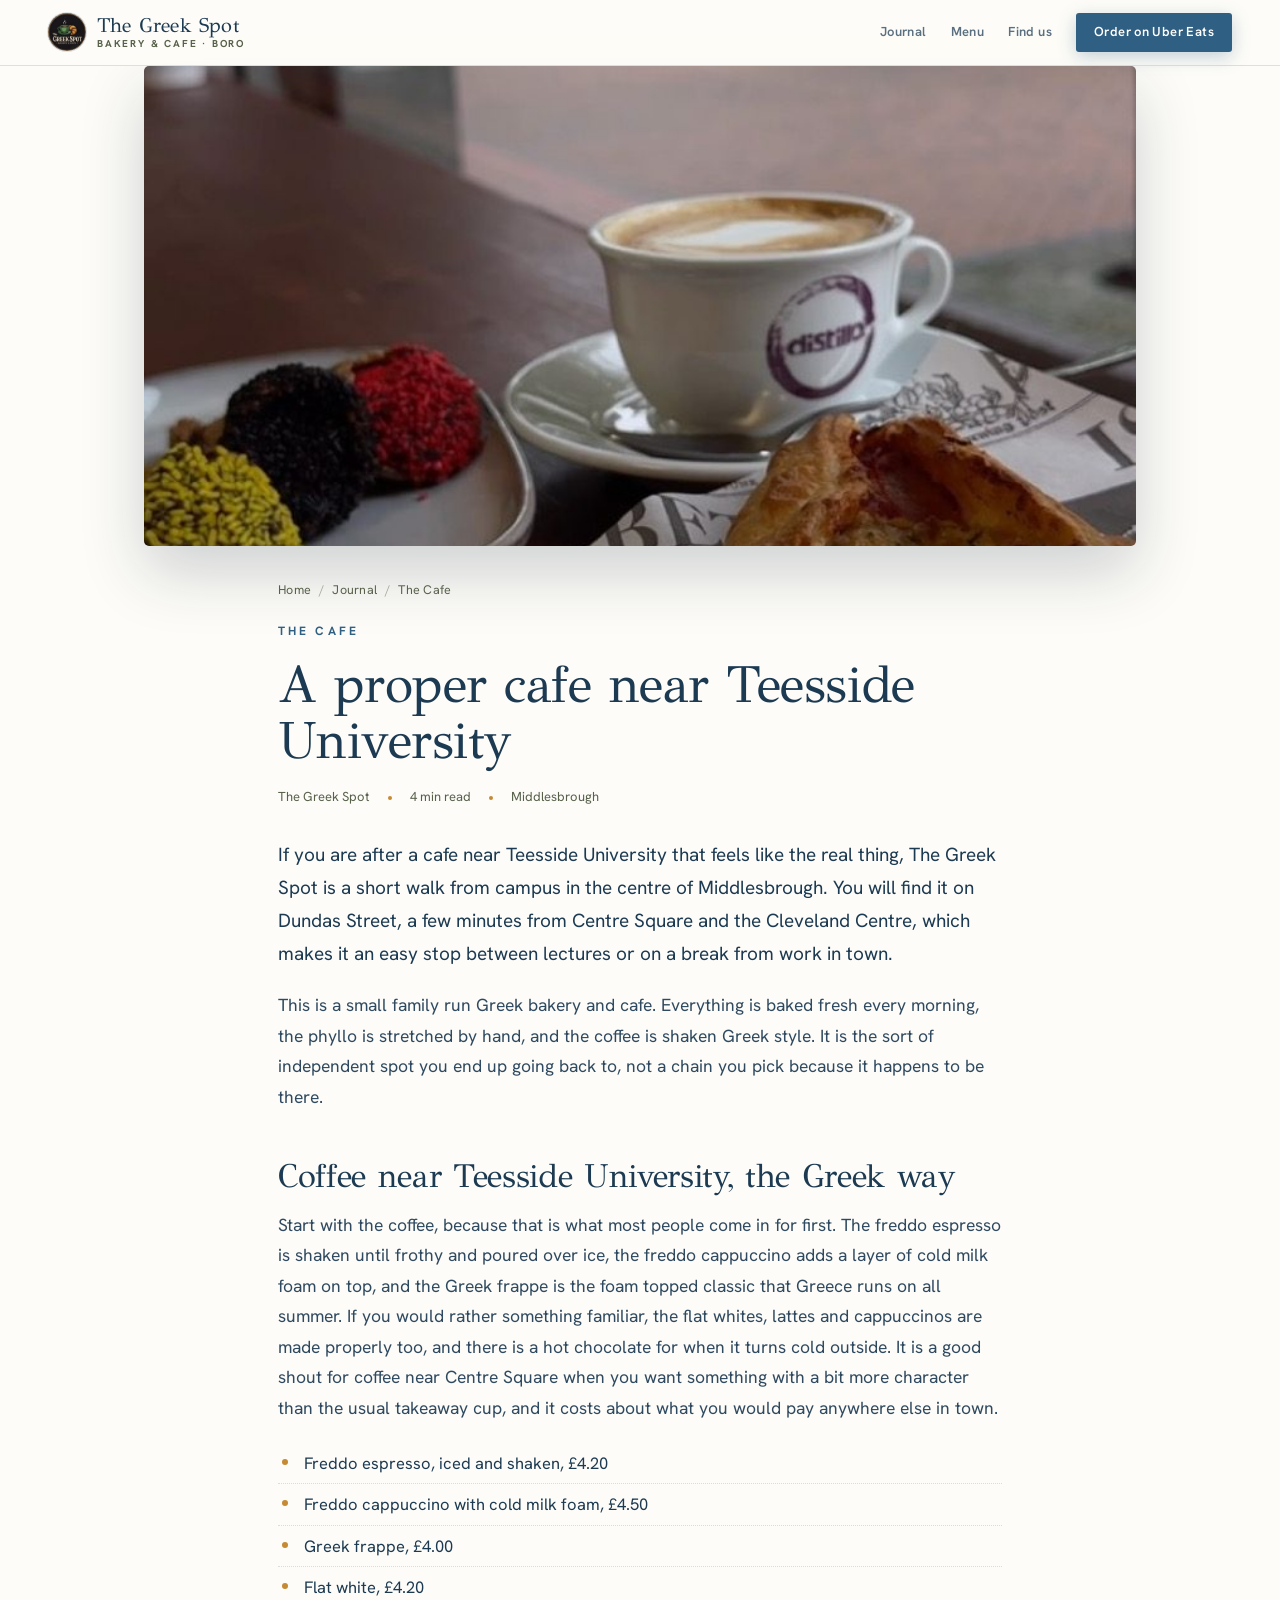
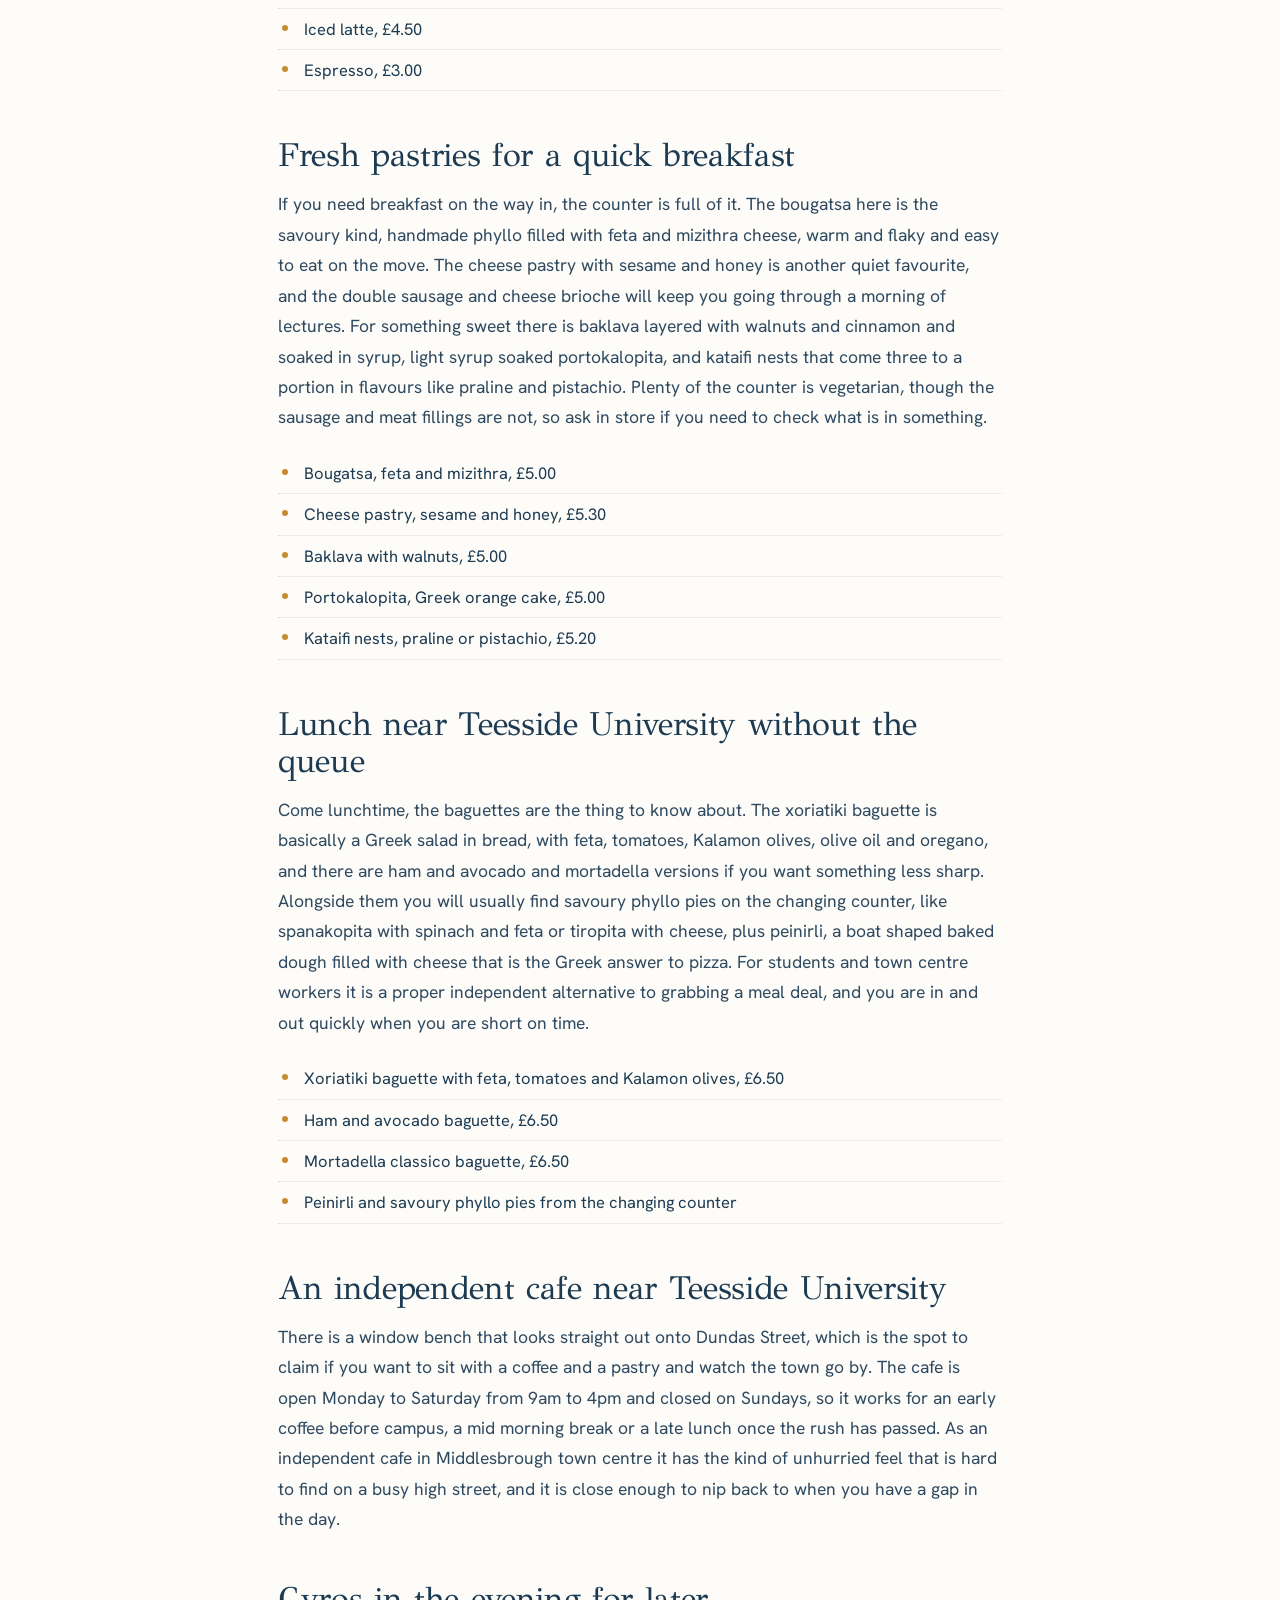
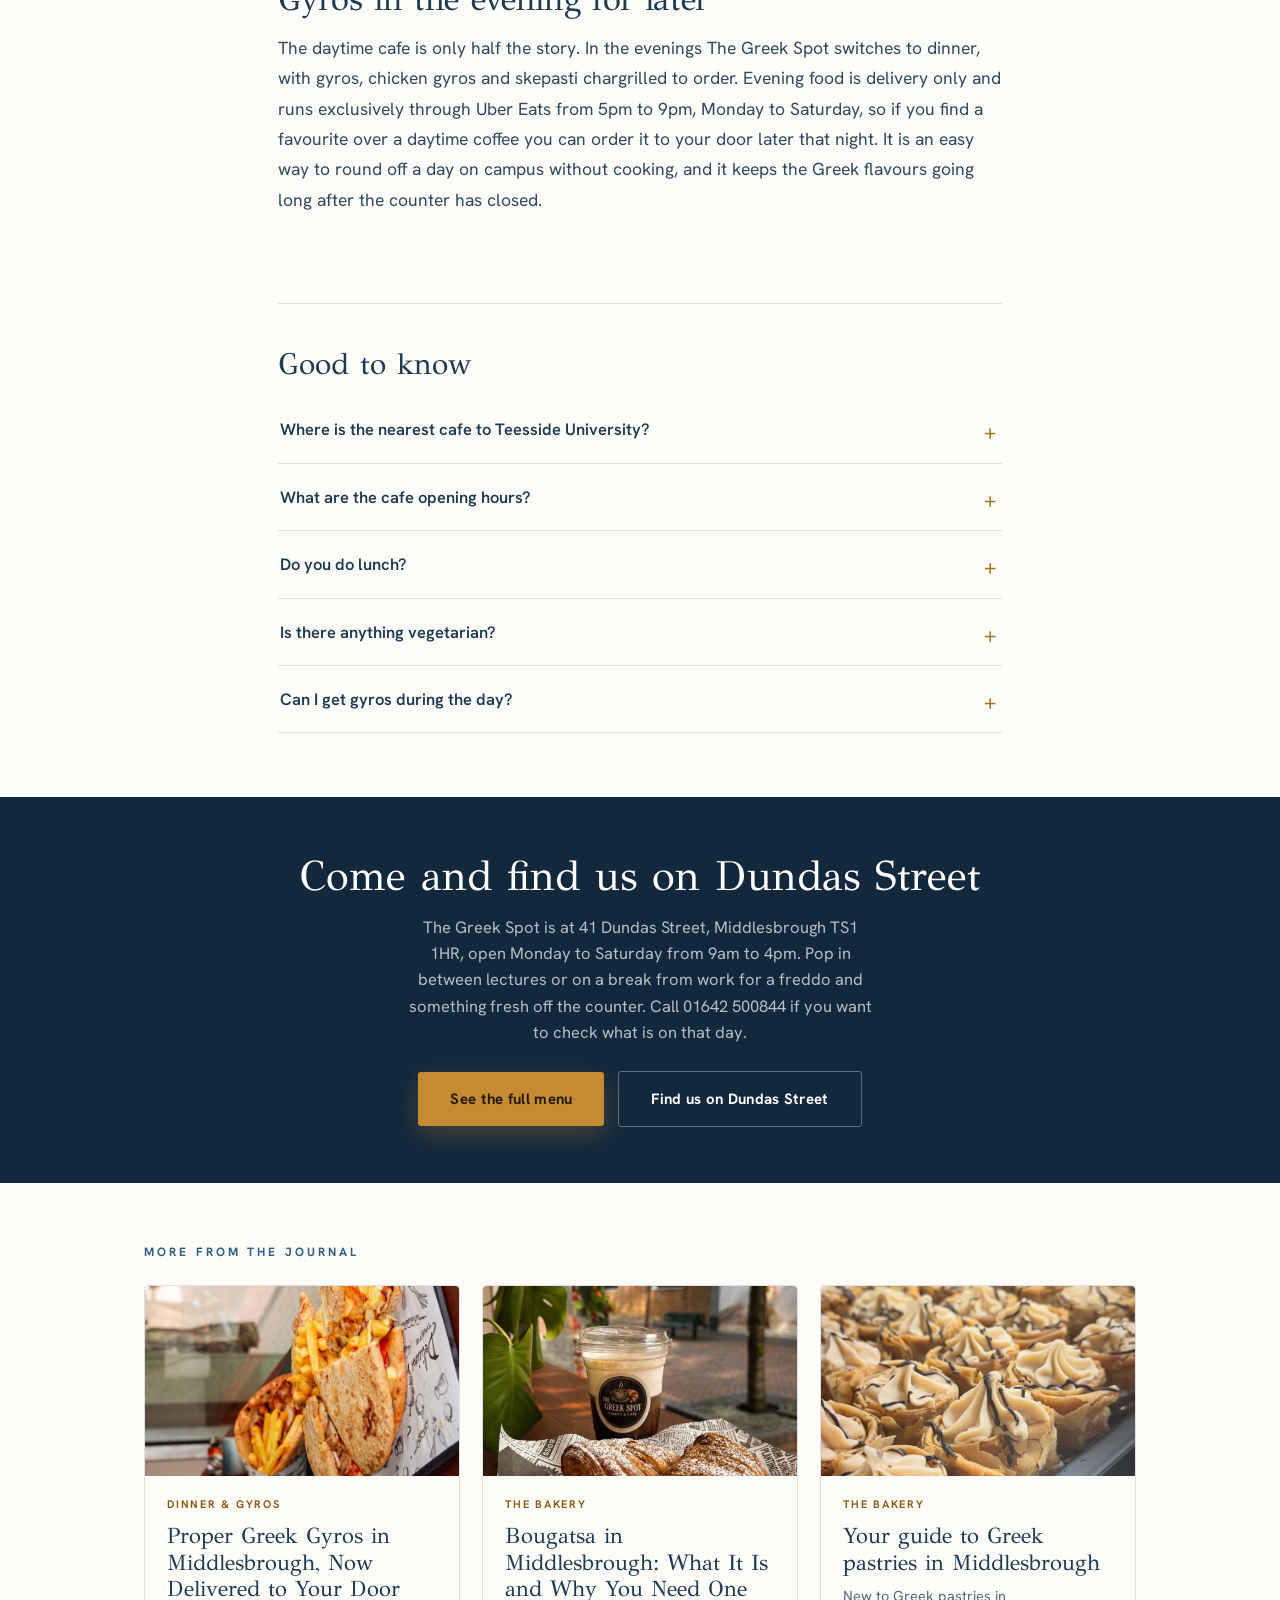
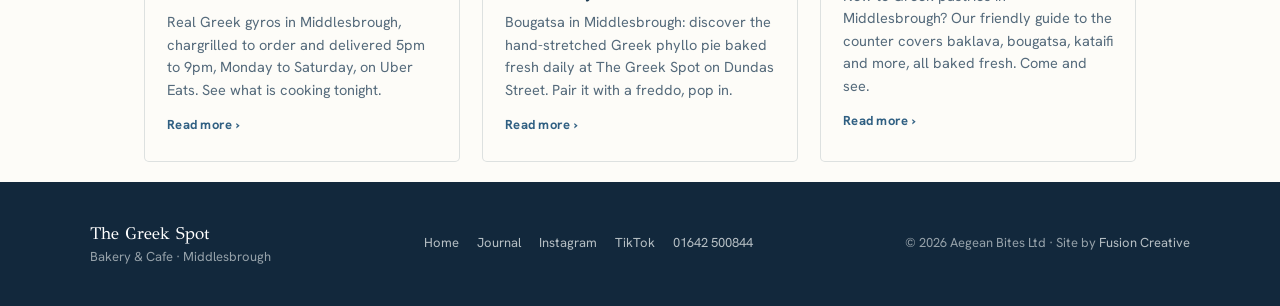
<file: blog/cafe-near-teesside-university/index.html>
<!DOCTYPE html>
<html lang="en">
<head>
<meta charset="UTF-8">
<meta name="viewport" content="width=device-width, initial-scale=1.0">
<title>Cafe Near Teesside University: Coffee, Pastries, Lunch | The Greek Spot</title>
<meta name="description" content="Looking for a cafe near Teesside University? The Greek Spot serves fresh Greek pastries, proper coffee and lunch a short walk from campus. Pop in.">
<link rel="canonical" href="https://thegreekspot.co.uk/blog/cafe-near-teesside-university/">
<meta name="robots" content="index,follow,max-image-preview:large">
<meta property="og:type" content="article">
<meta property="og:site_name" content="The Greek Spot">
<meta property="og:title" content="Cafe Near Teesside University: Coffee, Pastries, Lunch">
<meta property="og:description" content="Looking for a cafe near Teesside University? The Greek Spot serves fresh Greek pastries, proper coffee and lunch a short walk from campus. Pop in.">
<meta property="og:url" content="https://thegreekspot.co.uk/blog/cafe-near-teesside-university/">
<meta property="og:image" content="https://thegreekspot.co.uk/images/peinirli-window-bench.jpg">
<meta property="og:locale" content="en_GB">
<meta name="twitter:card" content="summary_large_image">
<meta name="twitter:title" content="Cafe Near Teesside University: Coffee, Pastries, Lunch">
<meta name="twitter:description" content="Looking for a cafe near Teesside University? The Greek Spot serves fresh Greek pastries, proper coffee and lunch a short walk from campus. Pop in.">
<meta name="twitter:image" content="https://thegreekspot.co.uk/images/peinirli-window-bench.jpg">
<link rel="icon" type="image/jpeg" href="/images/logo.jpg">
<link rel="preconnect" href="https://fonts.googleapis.com">
<link rel="preconnect" href="https://fonts.gstatic.com" crossorigin>
<link href="https://fonts.googleapis.com/css2?family=GFS+Didot&family=Hanken+Grotesk:wght@300;400;500;600;700;800&display=swap" rel="stylesheet">
<link rel="stylesheet" href="/blog/blog.css">
<script type="application/ld+json">
{
  "@context": "https://schema.org",
  "@type": "BlogPosting",
  "headline": "A proper cafe near Teesside University",
  "description": "Looking for a cafe near Teesside University? The Greek Spot serves fresh Greek pastries, proper coffee and lunch a short walk from campus. Pop in.",
  "image": "https://thegreekspot.co.uk/images/peinirli-window-bench.jpg",
  "url": "https://thegreekspot.co.uk/blog/cafe-near-teesside-university/",
  "mainEntityOfPage": {
    "@type": "WebPage",
    "@id": "https://thegreekspot.co.uk/blog/cafe-near-teesside-university/"
  },
  "datePublished": "2026-08-23",
  "dateModified": "2026-08-23",
  "author": {
    "@type": "Organization",
    "name": "The Greek Spot"
  },
  "publisher": {
    "@type": "Organization",
    "name": "The Greek Spot",
    "logo": {
      "@type": "ImageObject",
      "url": "https://thegreekspot.co.uk/images/logo.jpg"
    }
  },
  "articleSection": "The Cafe",
  "inLanguage": "en-GB",
  "isPartOf": {
    "@type": "Blog",
    "name": "The Greek Spot Journal",
    "@id": "https://thegreekspot.co.uk/blog/"
  }
}
</script>
<script type="application/ld+json">
{
  "@context": "https://schema.org",
  "@type": "BreadcrumbList",
  "itemListElement": [
    {
      "@type": "ListItem",
      "position": 1,
      "name": "Home",
      "item": "https://thegreekspot.co.uk/"
    },
    {
      "@type": "ListItem",
      "position": 2,
      "name": "Journal",
      "item": "https://thegreekspot.co.uk/blog/"
    },
    {
      "@type": "ListItem",
      "position": 3,
      "name": "A proper cafe near Teesside University",
      "item": "https://thegreekspot.co.uk/blog/cafe-near-teesside-university/"
    }
  ]
}
</script>
<script type="application/ld+json">
{
  "@context": "https://schema.org",
  "@type": "FAQPage",
  "mainEntity": [
    {
      "@type": "Question",
      "name": "Where is the nearest cafe to Teesside University?",
      "acceptedAnswer": {
        "@type": "Answer",
        "text": "The Greek Spot is a short walk from Teesside University at 41 Dundas Street, Middlesbrough TS1 1HR, close to Centre Square and the Cleveland Centre."
      }
    },
    {
      "@type": "Question",
      "name": "What are the cafe opening hours?",
      "acceptedAnswer": {
        "@type": "Answer",
        "text": "The daytime cafe is open Monday to Saturday from 9am to 4pm and is closed on Sundays. Evening gyros delivery runs separately from 5pm to 9pm."
      }
    },
    {
      "@type": "Question",
      "name": "Do you do lunch?",
      "acceptedAnswer": {
        "@type": "Answer",
        "text": "Yes. Alongside the pastries there are baguettes like the xoriatiki with feta and Kalamon olives, plus savoury phyllo pies and peinirli from the changing counter."
      }
    },
    {
      "@type": "Question",
      "name": "Is there anything vegetarian?",
      "acceptedAnswer": {
        "@type": "Answer",
        "text": "Plenty of the counter is vegetarian, including the cheese pastries, bougatsa, sweet pastries, cakes and every coffee. The meat fillings and gyros are not, so ask in store if you need to check ingredients."
      }
    },
    {
      "@type": "Question",
      "name": "Can I get gyros during the day?",
      "acceptedAnswer": {
        "@type": "Answer",
        "text": "No. Gyros, chicken gyros and skepasti are evening only and delivery only through Uber Eats, from 5pm to 9pm, Monday to Saturday. The daytime cafe is for coffee, pastries and lunch."
      }
    }
  ]
}
</script>
</head>
<body>

<header class="bloghead">
  <a class="brand" href="/"><img src="/images/logo.jpg" alt="The Greek Spot logo"><span class="bt"><b>The Greek Spot</b><i>Bakery &amp; Cafe · Boro</i></span></a>
  <nav class="headnav">
    <a href="/blog/">Journal</a>
    <a href="/#menu">Menu</a>
    <a href="/#find">Find us</a>
    <a class="order" href="https://www.ubereats.com/gb/store/the-greek-spot/KlmvoWTTS9mFfXp4U_4D3Q" target="_blank" rel="noopener">Order on Uber Eats</a>
  </nav>
</header>

<main>
  <figure class="post-hero-fig">
    <img src="/images/peinirli-window-bench.jpg" alt="Peinirli and a cappuccino on the window bench at The Greek Spot looking onto Dundas Street in Middlesbrough" fetchpriority="high">
  </figure>

  <article class="wrap post">
    <nav class="crumbs" aria-label="Breadcrumb">
      <a href="/">Home</a><span class="sep">/</span><a href="/blog/">Journal</a><span class="sep">/</span>The Cafe
    </nav>
    <div class="post-eyebrow">The Cafe</div>
    <h1>A proper cafe near Teesside University</h1>
    <div class="post-meta">
      <span>The Greek Spot</span><span class="dot"></span>
      <span>4 min read</span><span class="dot"></span>
      <span>Middlesbrough</span>
    </div>

    <div class="prose">
        <p>If you are after a cafe near Teesside University that feels like the real thing, The Greek Spot is a short walk from campus in the centre of Middlesbrough. You will find it on Dundas Street, a few minutes from Centre Square and the Cleveland Centre, which makes it an easy stop between lectures or on a break from work in town.</p>
        <p>This is a small family run Greek bakery and cafe. Everything is baked fresh every morning, the phyllo is stretched by hand, and the coffee is shaken Greek style. It is the sort of independent spot you end up going back to, not a chain you pick because it happens to be there.</p>
        <h2>Coffee near Teesside University, the Greek way</h2>
        <p>Start with the coffee, because that is what most people come in for first. The freddo espresso is shaken until frothy and poured over ice, the freddo cappuccino adds a layer of cold milk foam on top, and the Greek frappe is the foam topped classic that Greece runs on all summer. If you would rather something familiar, the flat whites, lattes and cappuccinos are made properly too, and there is a hot chocolate for when it turns cold outside. It is a good shout for coffee near Centre Square when you want something with a bit more character than the usual takeaway cup, and it costs about what you would pay anywhere else in town.</p>
        <ul>
        <li>Freddo espresso, iced and shaken, £4.20</li>
        <li>Freddo cappuccino with cold milk foam, £4.50</li>
        <li>Greek frappe, £4.00</li>
        <li>Flat white, £4.20</li>
        <li>Iced latte, £4.50</li>
        <li>Espresso, £3.00</li>
        </ul>
        <h2>Fresh pastries for a quick breakfast</h2>
        <p>If you need breakfast on the way in, the counter is full of it. The bougatsa here is the savoury kind, handmade phyllo filled with feta and mizithra cheese, warm and flaky and easy to eat on the move. The cheese pastry with sesame and honey is another quiet favourite, and the double sausage and cheese brioche will keep you going through a morning of lectures. For something sweet there is baklava layered with walnuts and cinnamon and soaked in syrup, light syrup soaked portokalopita, and kataifi nests that come three to a portion in flavours like praline and pistachio. Plenty of the counter is vegetarian, though the sausage and meat fillings are not, so ask in store if you need to check what is in something.</p>
        <ul>
        <li>Bougatsa, feta and mizithra, £5.00</li>
        <li>Cheese pastry, sesame and honey, £5.30</li>
        <li>Baklava with walnuts, £5.00</li>
        <li>Portokalopita, Greek orange cake, £5.00</li>
        <li>Kataifi nests, praline or pistachio, £5.20</li>
        </ul>
        <h2>Lunch near Teesside University without the queue</h2>
        <p>Come lunchtime, the baguettes are the thing to know about. The xoriatiki baguette is basically a Greek salad in bread, with feta, tomatoes, Kalamon olives, olive oil and oregano, and there are ham and avocado and mortadella versions if you want something less sharp. Alongside them you will usually find savoury phyllo pies on the changing counter, like spanakopita with spinach and feta or tiropita with cheese, plus peinirli, a boat shaped baked dough filled with cheese that is the Greek answer to pizza. For students and town centre workers it is a proper independent alternative to grabbing a meal deal, and you are in and out quickly when you are short on time.</p>
        <ul>
        <li>Xoriatiki baguette with feta, tomatoes and Kalamon olives, £6.50</li>
        <li>Ham and avocado baguette, £6.50</li>
        <li>Mortadella classico baguette, £6.50</li>
        <li>Peinirli and savoury phyllo pies from the changing counter</li>
        </ul>
        <h2>An independent cafe near Teesside University</h2>
        <p>There is a window bench that looks straight out onto Dundas Street, which is the spot to claim if you want to sit with a coffee and a pastry and watch the town go by. The cafe is open Monday to Saturday from 9am to 4pm and closed on Sundays, so it works for an early coffee before campus, a mid morning break or a late lunch once the rush has passed. As an independent cafe in Middlesbrough town centre it has the kind of unhurried feel that is hard to find on a busy high street, and it is close enough to nip back to when you have a gap in the day.</p>
        <h2>Gyros in the evening for later</h2>
        <p>The daytime cafe is only half the story. In the evenings The Greek Spot switches to dinner, with gyros, chicken gyros and skepasti chargrilled to order. Evening food is delivery only and runs exclusively through Uber Eats from 5pm to 9pm, Monday to Saturday, so if you find a favourite over a daytime coffee you can order it to your door later that night. It is an easy way to round off a day on campus without cooking, and it keeps the Greek flavours going long after the counter has closed.</p>
    </div>

    <section class="faq" aria-label="Frequently asked questions">
      <h2>Good to know</h2>
    <details>
      <summary>Where is the nearest cafe to Teesside University?</summary>
      <p>The Greek Spot is a short walk from Teesside University at 41 Dundas Street, Middlesbrough TS1 1HR, close to Centre Square and the Cleveland Centre.</p>
    </details>
    <details>
      <summary>What are the cafe opening hours?</summary>
      <p>The daytime cafe is open Monday to Saturday from 9am to 4pm and is closed on Sundays. Evening gyros delivery runs separately from 5pm to 9pm.</p>
    </details>
    <details>
      <summary>Do you do lunch?</summary>
      <p>Yes. Alongside the pastries there are baguettes like the xoriatiki with feta and Kalamon olives, plus savoury phyllo pies and peinirli from the changing counter.</p>
    </details>
    <details>
      <summary>Is there anything vegetarian?</summary>
      <p>Plenty of the counter is vegetarian, including the cheese pastries, bougatsa, sweet pastries, cakes and every coffee. The meat fillings and gyros are not, so ask in store if you need to check ingredients.</p>
    </details>
    <details>
      <summary>Can I get gyros during the day?</summary>
      <p>No. Gyros, chicken gyros and skepasti are evening only and delivery only through Uber Eats, from 5pm to 9pm, Monday to Saturday. The daytime cafe is for coffee, pastries and lunch.</p>
    </details>
    </section>
  </article>

  <section class="cta-band">
    <h2>Come and find us on Dundas Street</h2>
    <p>The Greek Spot is at 41 Dundas Street, Middlesbrough TS1 1HR, open Monday to Saturday from 9am to 4pm. Pop in between lectures or on a break from work for a freddo and something fresh off the counter. Call 01642 500844 if you want to check what is on that day.</p>
    <a class="btn btn-honey" href="/#menu">See the full menu</a>
    <a class="btn btn-ghostlight" href="/#find" style="margin-left:10px">Find us on Dundas Street</a>
  </section>

  <section class="related">
    <div class="eyebrow">More from the Journal</div>
    <div class="rel-grid">
  <a class="card" href="/blog/greek-gyros-middlesbrough/">
    <div class="ph"><img src="/images/aug-gyros-hero.jpg" alt="Two loaded pita gyros with chips on branded Greek Spot paper" loading="lazy"></div>
    <div class="body">
      <div class="ktag">Dinner &amp; Gyros</div>
      <h3>Proper Greek Gyros in Middlesbrough, Now Delivered to Your Door</h3>
      <p>Real Greek gyros in Middlesbrough, chargrilled to order and delivered 5pm to 9pm, Monday to Saturday, on Uber Eats. See what is cooking tonight.</p>
      <span class="more">Read more &rsaquo;</span>
    </div>
  </a>
  <a class="card" href="/blog/what-is-bougatsa/">
    <div class="ph"><img src="/images/hero-bougatsa-freddo.jpg" alt="Golden bougatsa phyllo pastry beside a frothy freddo coffee at The Greek Spot in Middlesbrough" loading="lazy"></div>
    <div class="body">
      <div class="ktag">The Bakery</div>
      <h3>Bougatsa in Middlesbrough: What It Is and Why You Need One</h3>
      <p>Bougatsa in Middlesbrough: discover the hand-stretched Greek phyllo pie baked fresh daily at The Greek Spot on Dundas Street. Pair it with a freddo, pop in.</p>
      <span class="more">Read more &rsaquo;</span>
    </div>
  </a>
  <a class="card" href="/blog/guide-to-greek-pastries/">
    <div class="ph"><img src="/images/baklava-cups-counter.jpg" alt="Tray of mini filo baklava cups topped with cream on the counter at The Greek Spot in Middlesbrough." loading="lazy"></div>
    <div class="body">
      <div class="ktag">The Bakery</div>
      <h3>Your guide to Greek pastries in Middlesbrough</h3>
      <p>New to Greek pastries in Middlesbrough? Our friendly guide to the counter covers baklava, bougatsa, kataifi and more, all baked fresh. Come and see.</p>
      <span class="more">Read more &rsaquo;</span>
    </div>
  </a>
    </div>
  </section>
</main>

<footer>
  <div><span class="didot">The Greek Spot</span><br>Bakery &amp; Cafe · Middlesbrough</div>
  <div class="fsoc">
    <a href="/">Home</a>
    <a href="/blog/">Journal</a>
    <a href="https://www.instagram.com/thegreekspotmiddlesbrough/" target="_blank" rel="noopener">Instagram</a>
    <a href="https://www.tiktok.com/@thegreekspot_" target="_blank" rel="noopener">TikTok</a>
    <a href="tel:+441642500844">01642 500844</a>
  </div>
  <div>&copy; <span id="yr">2026</span> Aegean Bites Ltd · Site by <a href="https://fusioncreative.uk" target="_blank" rel="noopener">Fusion Creative</a></div>
</footer>
<script>(function(){var y=document.getElementById("yr");if(y)y.textContent=new Intl.DateTimeFormat("en-GB",{timeZone:"Europe/London",year:"numeric"}).format(new Date());})();</script>
</body>
</html>
</file>
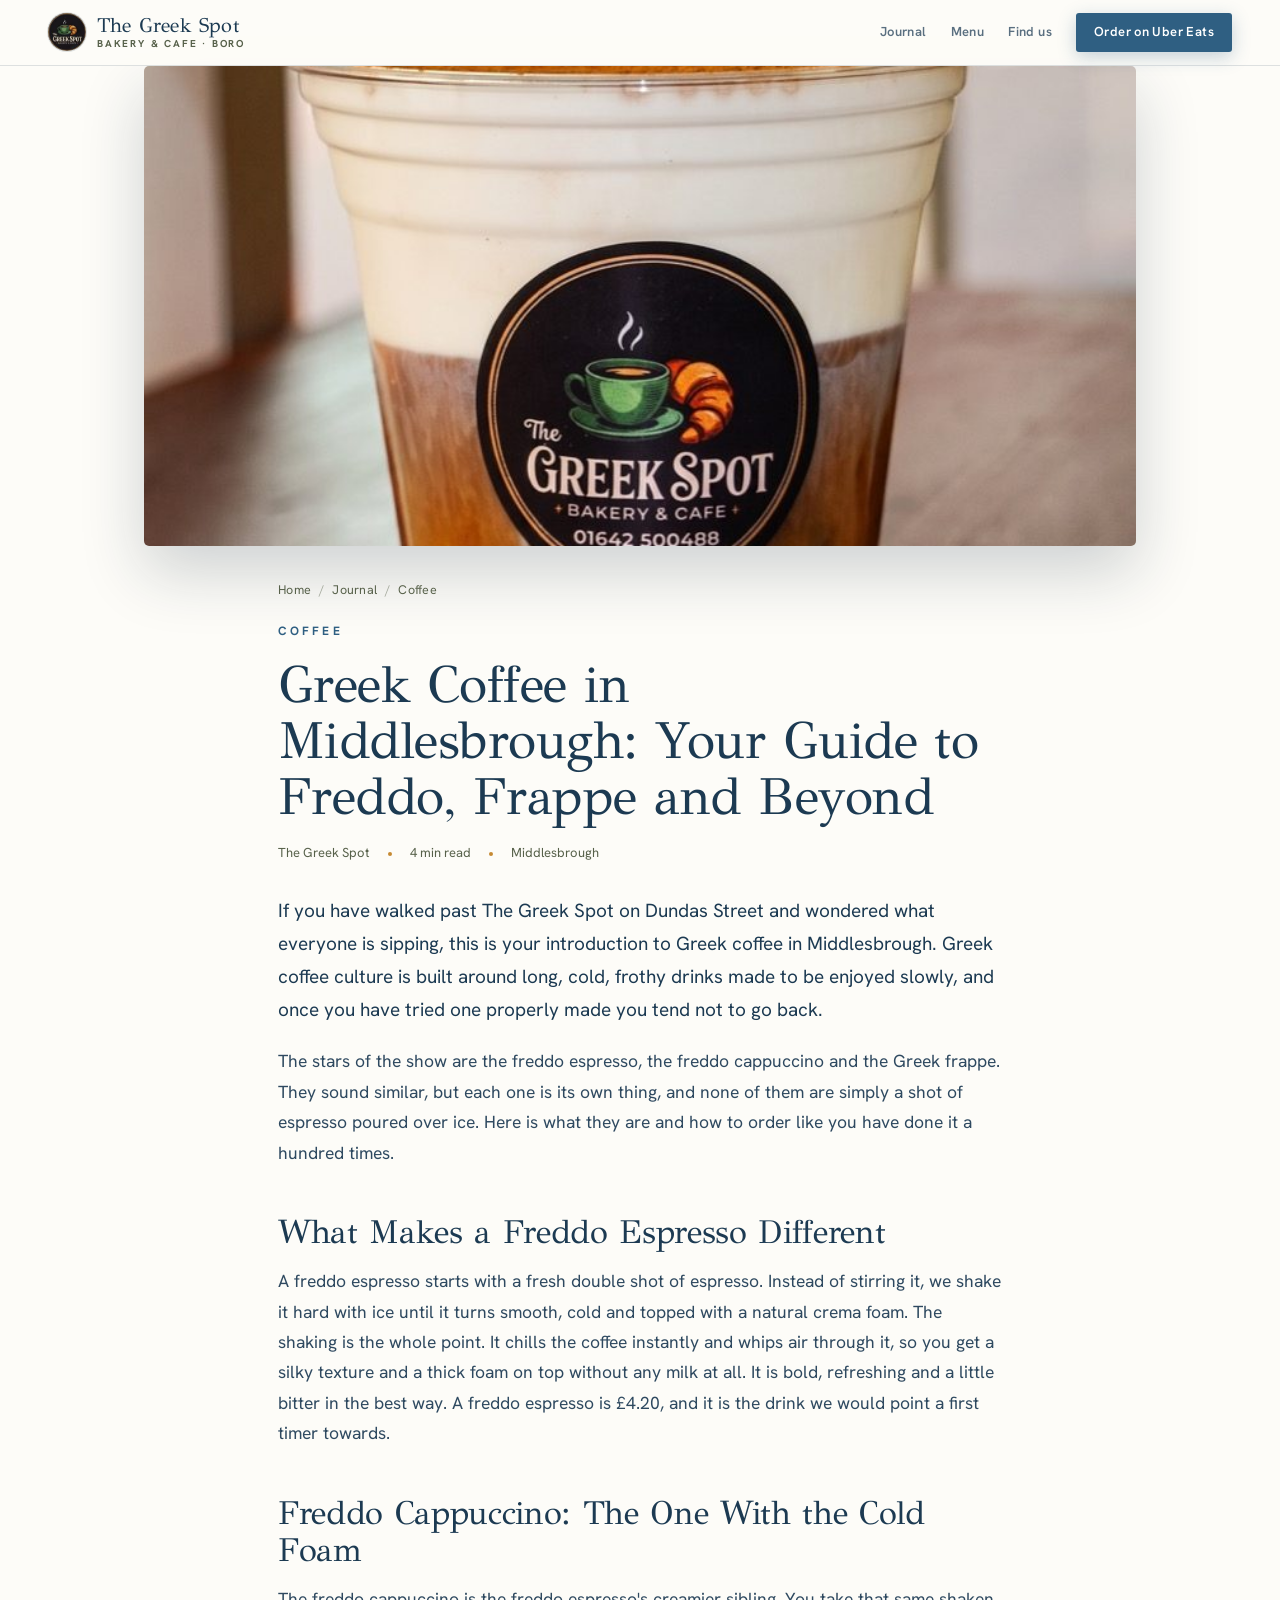
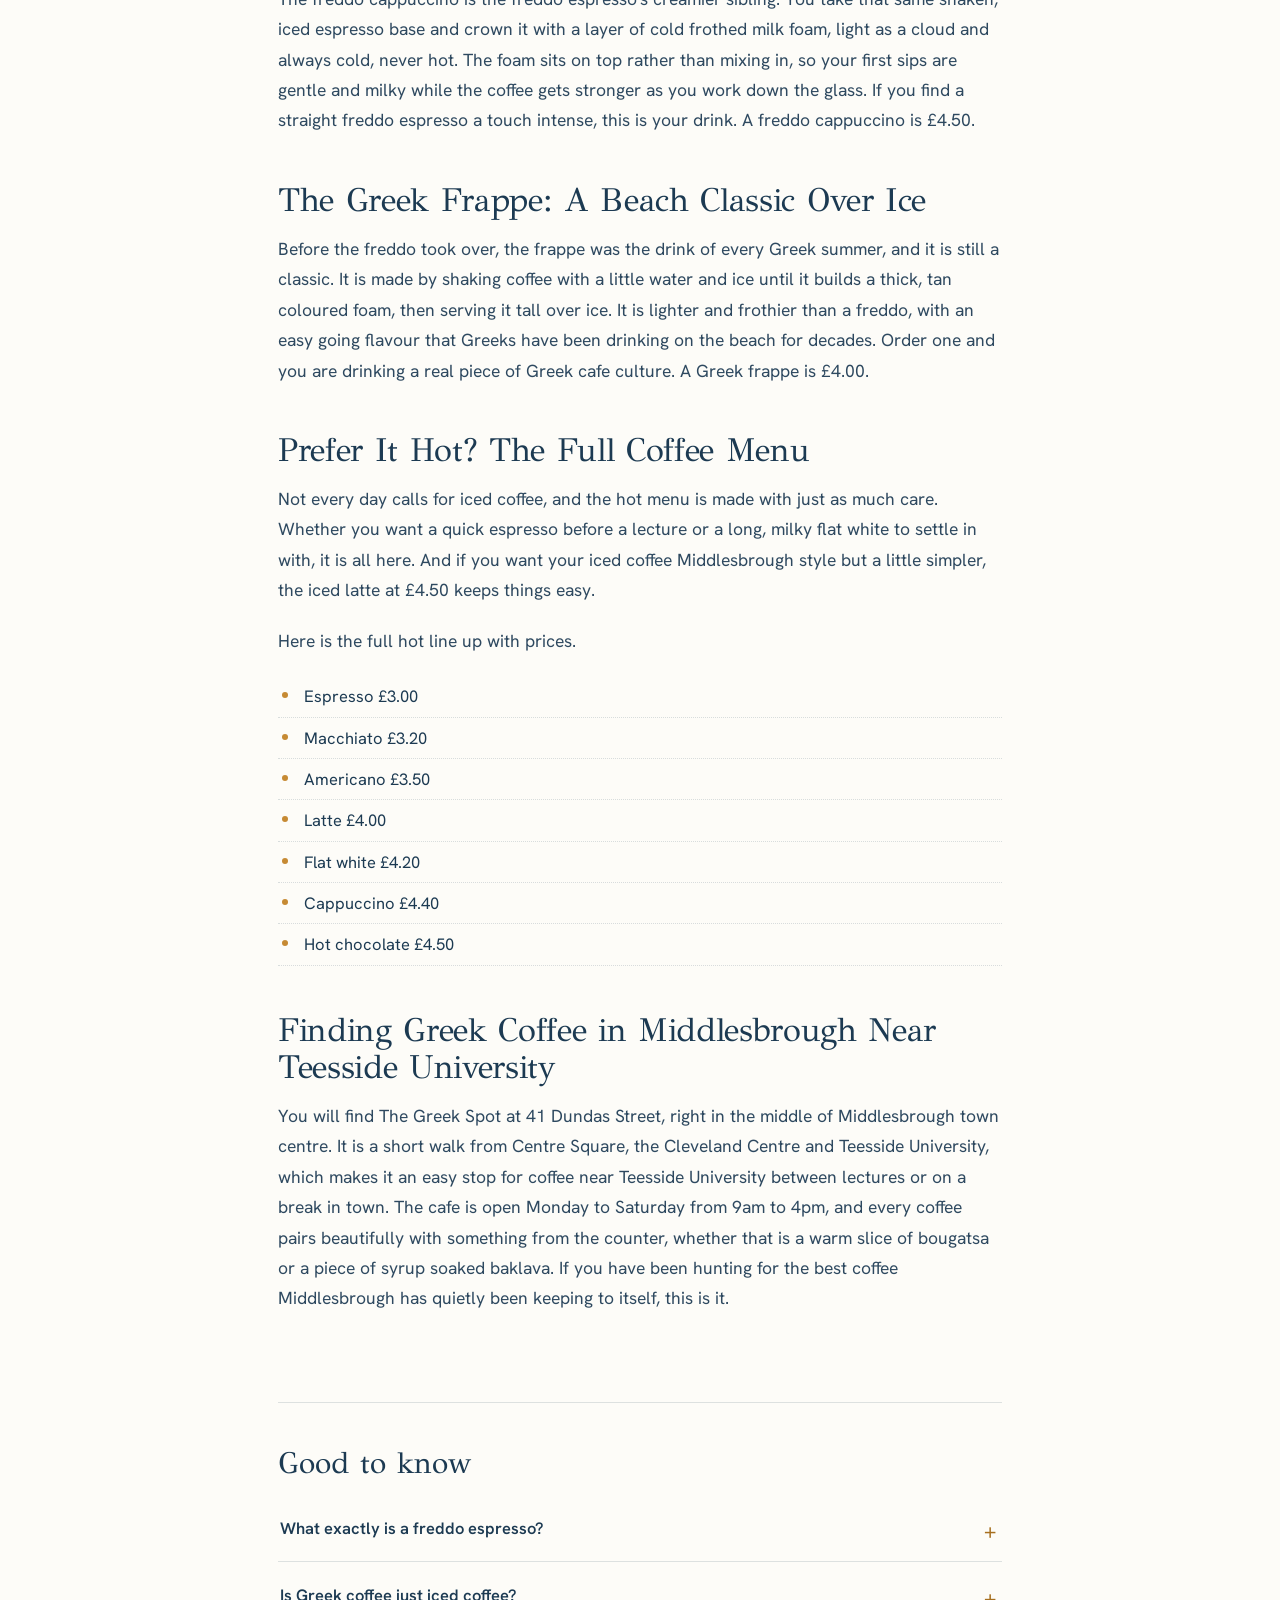
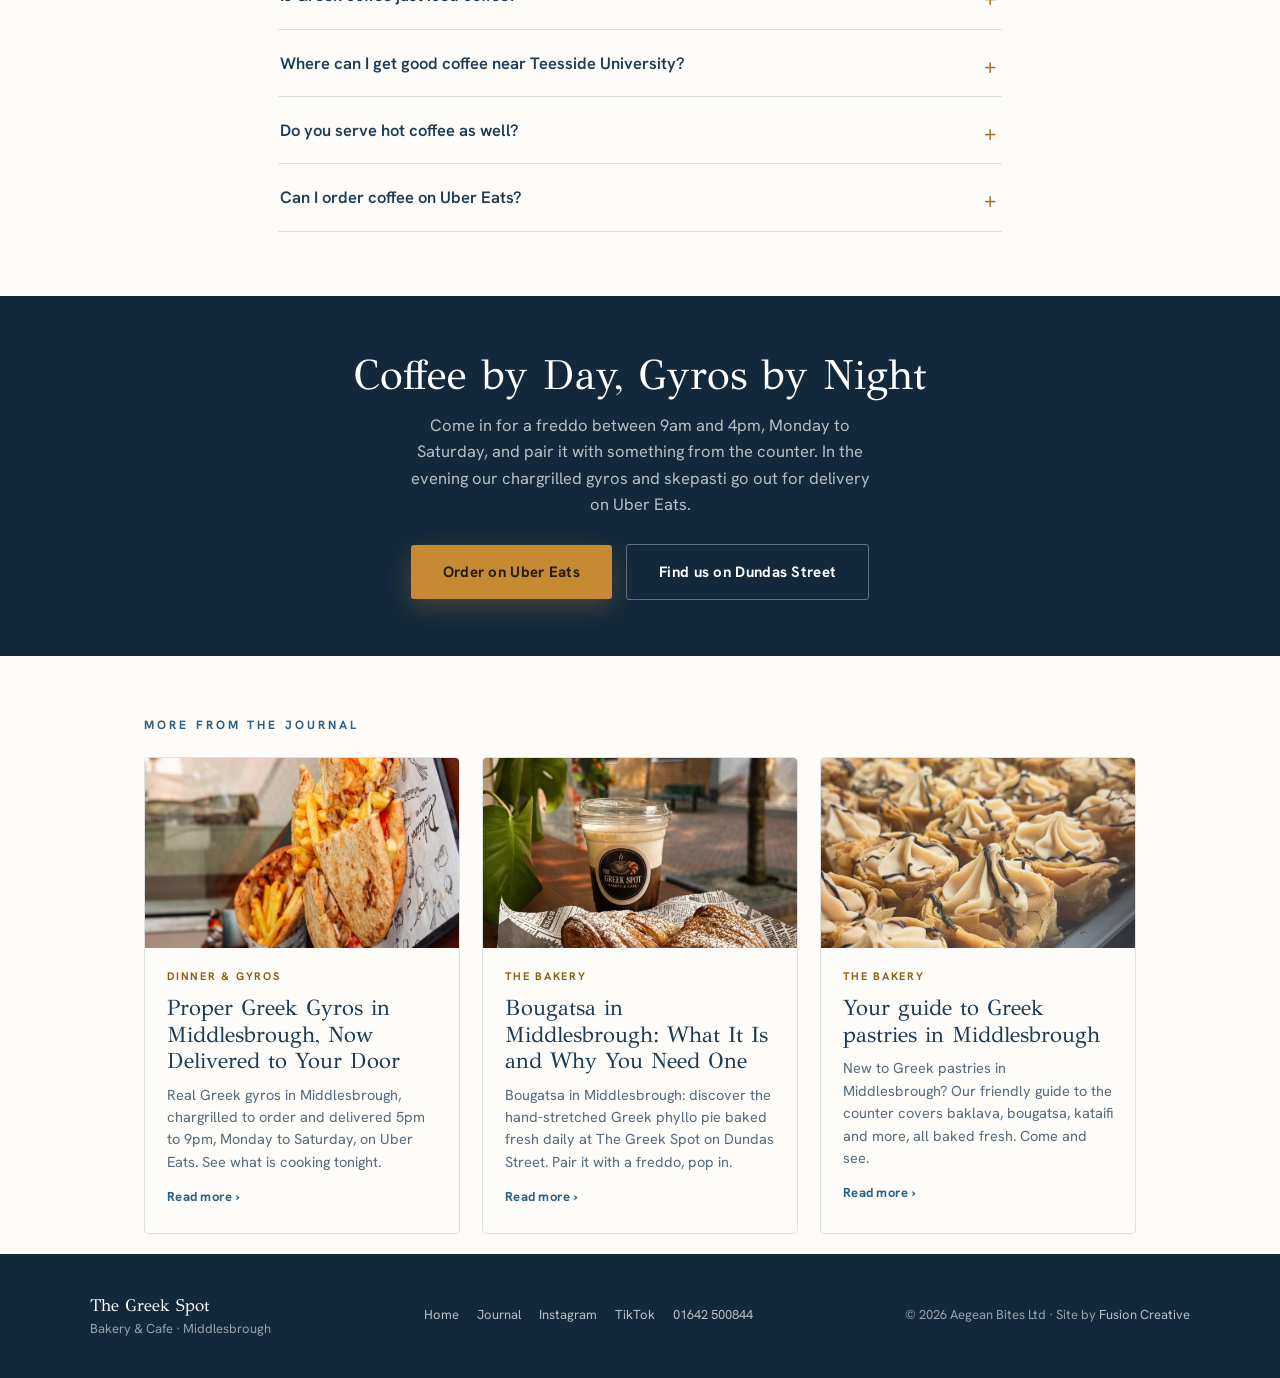
<file: blog/greek-coffee-freddo-middlesbrough/index.html>
<!DOCTYPE html>
<html lang="en">
<head>
<meta charset="UTF-8">
<meta name="viewport" content="width=device-width, initial-scale=1.0">
<title>Greek Coffee in Middlesbrough: Freddo, Frappe and More | The Greek Spot</title>
<meta name="description" content="New to Greek coffee in Middlesbrough? Meet the freddo espresso, freddo cappuccino and the Greek frappe, all shaken fresh. Pop in near Centre Square.">
<link rel="canonical" href="https://thegreekspot.co.uk/blog/greek-coffee-freddo-middlesbrough/">
<meta name="robots" content="index,follow,max-image-preview:large">
<meta property="og:type" content="article">
<meta property="og:site_name" content="The Greek Spot">
<meta property="og:title" content="Greek Coffee in Middlesbrough: Freddo, Frappe and More">
<meta property="og:description" content="New to Greek coffee in Middlesbrough? Meet the freddo espresso, freddo cappuccino and the Greek frappe, all shaken fresh. Pop in near Centre Square.">
<meta property="og:url" content="https://thegreekspot.co.uk/blog/greek-coffee-freddo-middlesbrough/">
<meta property="og:image" content="https://thegreekspot.co.uk/images/aug-iced-coffee-branded.jpg">
<meta property="og:locale" content="en_GB">
<meta name="twitter:card" content="summary_large_image">
<meta name="twitter:title" content="Greek Coffee in Middlesbrough: Freddo, Frappe and More">
<meta name="twitter:description" content="New to Greek coffee in Middlesbrough? Meet the freddo espresso, freddo cappuccino and the Greek frappe, all shaken fresh. Pop in near Centre Square.">
<meta name="twitter:image" content="https://thegreekspot.co.uk/images/aug-iced-coffee-branded.jpg">
<link rel="icon" type="image/jpeg" href="/images/logo.jpg">
<link rel="preconnect" href="https://fonts.googleapis.com">
<link rel="preconnect" href="https://fonts.gstatic.com" crossorigin>
<link href="https://fonts.googleapis.com/css2?family=GFS+Didot&family=Hanken+Grotesk:wght@300;400;500;600;700;800&display=swap" rel="stylesheet">
<link rel="stylesheet" href="/blog/blog.css">
<script type="application/ld+json">
{
  "@context": "https://schema.org",
  "@type": "BlogPosting",
  "headline": "Greek Coffee in Middlesbrough: Your Guide to Freddo, Frappe and Beyond",
  "description": "New to Greek coffee in Middlesbrough? Meet the freddo espresso, freddo cappuccino and the Greek frappe, all shaken fresh. Pop in near Centre Square.",
  "image": "https://thegreekspot.co.uk/images/aug-iced-coffee-branded.jpg",
  "url": "https://thegreekspot.co.uk/blog/greek-coffee-freddo-middlesbrough/",
  "mainEntityOfPage": {
    "@type": "WebPage",
    "@id": "https://thegreekspot.co.uk/blog/greek-coffee-freddo-middlesbrough/"
  },
  "datePublished": "2026-08-19",
  "dateModified": "2026-08-19",
  "author": {
    "@type": "Organization",
    "name": "The Greek Spot"
  },
  "publisher": {
    "@type": "Organization",
    "name": "The Greek Spot",
    "logo": {
      "@type": "ImageObject",
      "url": "https://thegreekspot.co.uk/images/logo.jpg"
    }
  },
  "articleSection": "Coffee",
  "inLanguage": "en-GB",
  "isPartOf": {
    "@type": "Blog",
    "name": "The Greek Spot Journal",
    "@id": "https://thegreekspot.co.uk/blog/"
  }
}
</script>
<script type="application/ld+json">
{
  "@context": "https://schema.org",
  "@type": "BreadcrumbList",
  "itemListElement": [
    {
      "@type": "ListItem",
      "position": 1,
      "name": "Home",
      "item": "https://thegreekspot.co.uk/"
    },
    {
      "@type": "ListItem",
      "position": 2,
      "name": "Journal",
      "item": "https://thegreekspot.co.uk/blog/"
    },
    {
      "@type": "ListItem",
      "position": 3,
      "name": "Greek Coffee in Middlesbrough: Your Guide to Freddo, Frappe and Beyond",
      "item": "https://thegreekspot.co.uk/blog/greek-coffee-freddo-middlesbrough/"
    }
  ]
}
</script>
<script type="application/ld+json">
{
  "@context": "https://schema.org",
  "@type": "FAQPage",
  "mainEntity": [
    {
      "@type": "Question",
      "name": "What exactly is a freddo espresso?",
      "acceptedAnswer": {
        "@type": "Answer",
        "text": "It is a double shot of espresso shaken hard with ice until it is smooth, cold and topped with its own natural foam. There is no milk in it, and the shaking is what gives it that silky texture. At The Greek Spot it is £4.20."
      }
    },
    {
      "@type": "Question",
      "name": "Is Greek coffee just iced coffee?",
      "acceptedAnswer": {
        "@type": "Answer",
        "text": "Not quite. Iced coffee usually means hot coffee poured over ice. Greek style drinks like the freddo and the frappe are shaken with ice from the start, which builds a thick foam and a smoother, colder result. We do a simple iced latte too if you prefer the straightforward version."
      }
    },
    {
      "@type": "Question",
      "name": "Where can I get good coffee near Teesside University?",
      "acceptedAnswer": {
        "@type": "Answer",
        "text": "The Greek Spot is at 41 Dundas Street in Middlesbrough town centre, a short walk from Teesside University and Centre Square. We are open Monday to Saturday, 9am to 4pm, so it is an easy stop between lectures."
      }
    },
    {
      "@type": "Question",
      "name": "Do you serve hot coffee as well?",
      "acceptedAnswer": {
        "@type": "Answer",
        "text": "Yes. Alongside the iced Greek drinks we do espresso at £3.00, americano at £3.50, latte at £4.00, flat white at £4.20, cappuccino at £4.40 and more, all made fresh."
      }
    },
    {
      "@type": "Question",
      "name": "Can I order coffee on Uber Eats?",
      "acceptedAnswer": {
        "@type": "Answer",
        "text": "Our coffee is a daytime cafe treat, best enjoyed fresh at 41 Dundas Street between 9am and 4pm. Uber Eats is a separate evening menu of chargrilled gyros and skepasti, out Monday to Saturday from 5pm to 9pm."
      }
    }
  ]
}
</script>
</head>
<body>

<header class="bloghead">
  <a class="brand" href="/"><img src="/images/logo.jpg" alt="The Greek Spot logo"><span class="bt"><b>The Greek Spot</b><i>Bakery &amp; Cafe · Boro</i></span></a>
  <nav class="headnav">
    <a href="/blog/">Journal</a>
    <a href="/#menu">Menu</a>
    <a href="/#find">Find us</a>
    <a class="order" href="https://www.ubereats.com/gb/store/the-greek-spot/KlmvoWTTS9mFfXp4U_4D3Q" target="_blank" rel="noopener">Order on Uber Eats</a>
  </nav>
</header>

<main>
  <figure class="post-hero-fig">
    <img src="/images/aug-iced-coffee-branded.jpg" alt="An iced Greek coffee served in a branded The Greek Spot cup" fetchpriority="high">
  </figure>

  <article class="wrap post">
    <nav class="crumbs" aria-label="Breadcrumb">
      <a href="/">Home</a><span class="sep">/</span><a href="/blog/">Journal</a><span class="sep">/</span>Coffee
    </nav>
    <div class="post-eyebrow">Coffee</div>
    <h1>Greek Coffee in Middlesbrough: Your Guide to Freddo, Frappe and Beyond</h1>
    <div class="post-meta">
      <span>The Greek Spot</span><span class="dot"></span>
      <span>4 min read</span><span class="dot"></span>
      <span>Middlesbrough</span>
    </div>

    <div class="prose">
        <p>If you have walked past The Greek Spot on Dundas Street and wondered what everyone is sipping, this is your introduction to Greek coffee in Middlesbrough. Greek coffee culture is built around long, cold, frothy drinks made to be enjoyed slowly, and once you have tried one properly made you tend not to go back.</p>
        <p>The stars of the show are the freddo espresso, the freddo cappuccino and the Greek frappe. They sound similar, but each one is its own thing, and none of them are simply a shot of espresso poured over ice. Here is what they are and how to order like you have done it a hundred times.</p>
        <h2>What Makes a Freddo Espresso Different</h2>
        <p>A freddo espresso starts with a fresh double shot of espresso. Instead of stirring it, we shake it hard with ice until it turns smooth, cold and topped with a natural crema foam. The shaking is the whole point. It chills the coffee instantly and whips air through it, so you get a silky texture and a thick foam on top without any milk at all. It is bold, refreshing and a little bitter in the best way. A freddo espresso is £4.20, and it is the drink we would point a first timer towards.</p>
        <h2>Freddo Cappuccino: The One With the Cold Foam</h2>
        <p>The freddo cappuccino is the freddo espresso&#x27;s creamier sibling. You take that same shaken, iced espresso base and crown it with a layer of cold frothed milk foam, light as a cloud and always cold, never hot. The foam sits on top rather than mixing in, so your first sips are gentle and milky while the coffee gets stronger as you work down the glass. If you find a straight freddo espresso a touch intense, this is your drink. A freddo cappuccino is £4.50.</p>
        <h2>The Greek Frappe: A Beach Classic Over Ice</h2>
        <p>Before the freddo took over, the frappe was the drink of every Greek summer, and it is still a classic. It is made by shaking coffee with a little water and ice until it builds a thick, tan coloured foam, then serving it tall over ice. It is lighter and frothier than a freddo, with an easy going flavour that Greeks have been drinking on the beach for decades. Order one and you are drinking a real piece of Greek cafe culture. A Greek frappe is £4.00.</p>
        <h2>Prefer It Hot? The Full Coffee Menu</h2>
        <p>Not every day calls for iced coffee, and the hot menu is made with just as much care. Whether you want a quick espresso before a lecture or a long, milky flat white to settle in with, it is all here. And if you want your iced coffee Middlesbrough style but a little simpler, the iced latte at £4.50 keeps things easy.</p>
        <p>Here is the full hot line up with prices.</p>
        <ul>
        <li>Espresso £3.00</li>
        <li>Macchiato £3.20</li>
        <li>Americano £3.50</li>
        <li>Latte £4.00</li>
        <li>Flat white £4.20</li>
        <li>Cappuccino £4.40</li>
        <li>Hot chocolate £4.50</li>
        </ul>
        <h2>Finding Greek Coffee in Middlesbrough Near Teesside University</h2>
        <p>You will find The Greek Spot at 41 Dundas Street, right in the middle of Middlesbrough town centre. It is a short walk from Centre Square, the Cleveland Centre and Teesside University, which makes it an easy stop for coffee near Teesside University between lectures or on a break in town. The cafe is open Monday to Saturday from 9am to 4pm, and every coffee pairs beautifully with something from the counter, whether that is a warm slice of bougatsa or a piece of syrup soaked baklava. If you have been hunting for the best coffee Middlesbrough has quietly been keeping to itself, this is it.</p>
    </div>

    <section class="faq" aria-label="Frequently asked questions">
      <h2>Good to know</h2>
    <details>
      <summary>What exactly is a freddo espresso?</summary>
      <p>It is a double shot of espresso shaken hard with ice until it is smooth, cold and topped with its own natural foam. There is no milk in it, and the shaking is what gives it that silky texture. At The Greek Spot it is £4.20.</p>
    </details>
    <details>
      <summary>Is Greek coffee just iced coffee?</summary>
      <p>Not quite. Iced coffee usually means hot coffee poured over ice. Greek style drinks like the freddo and the frappe are shaken with ice from the start, which builds a thick foam and a smoother, colder result. We do a simple iced latte too if you prefer the straightforward version.</p>
    </details>
    <details>
      <summary>Where can I get good coffee near Teesside University?</summary>
      <p>The Greek Spot is at 41 Dundas Street in Middlesbrough town centre, a short walk from Teesside University and Centre Square. We are open Monday to Saturday, 9am to 4pm, so it is an easy stop between lectures.</p>
    </details>
    <details>
      <summary>Do you serve hot coffee as well?</summary>
      <p>Yes. Alongside the iced Greek drinks we do espresso at £3.00, americano at £3.50, latte at £4.00, flat white at £4.20, cappuccino at £4.40 and more, all made fresh.</p>
    </details>
    <details>
      <summary>Can I order coffee on Uber Eats?</summary>
      <p>Our coffee is a daytime cafe treat, best enjoyed fresh at 41 Dundas Street between 9am and 4pm. Uber Eats is a separate evening menu of chargrilled gyros and skepasti, out Monday to Saturday from 5pm to 9pm.</p>
    </details>
    </section>
  </article>

  <section class="cta-band">
    <h2>Coffee by Day, Gyros by Night</h2>
    <p>Come in for a freddo between 9am and 4pm, Monday to Saturday, and pair it with something from the counter. In the evening our chargrilled gyros and skepasti go out for delivery on Uber Eats.</p>
    <a class="btn btn-honey" href="https://www.ubereats.com/gb/store/the-greek-spot/KlmvoWTTS9mFfXp4U_4D3Q" target="_blank" rel="noopener">Order on Uber Eats</a>
    <a class="btn btn-ghostlight" href="/#find" style="margin-left:10px">Find us on Dundas Street</a>
  </section>

  <section class="related">
    <div class="eyebrow">More from the Journal</div>
    <div class="rel-grid">
  <a class="card" href="/blog/greek-gyros-middlesbrough/">
    <div class="ph"><img src="/images/aug-gyros-hero.jpg" alt="Two loaded pita gyros with chips on branded Greek Spot paper" loading="lazy"></div>
    <div class="body">
      <div class="ktag">Dinner &amp; Gyros</div>
      <h3>Proper Greek Gyros in Middlesbrough, Now Delivered to Your Door</h3>
      <p>Real Greek gyros in Middlesbrough, chargrilled to order and delivered 5pm to 9pm, Monday to Saturday, on Uber Eats. See what is cooking tonight.</p>
      <span class="more">Read more &rsaquo;</span>
    </div>
  </a>
  <a class="card" href="/blog/what-is-bougatsa/">
    <div class="ph"><img src="/images/hero-bougatsa-freddo.jpg" alt="Golden bougatsa phyllo pastry beside a frothy freddo coffee at The Greek Spot in Middlesbrough" loading="lazy"></div>
    <div class="body">
      <div class="ktag">The Bakery</div>
      <h3>Bougatsa in Middlesbrough: What It Is and Why You Need One</h3>
      <p>Bougatsa in Middlesbrough: discover the hand-stretched Greek phyllo pie baked fresh daily at The Greek Spot on Dundas Street. Pair it with a freddo, pop in.</p>
      <span class="more">Read more &rsaquo;</span>
    </div>
  </a>
  <a class="card" href="/blog/guide-to-greek-pastries/">
    <div class="ph"><img src="/images/baklava-cups-counter.jpg" alt="Tray of mini filo baklava cups topped with cream on the counter at The Greek Spot in Middlesbrough." loading="lazy"></div>
    <div class="body">
      <div class="ktag">The Bakery</div>
      <h3>Your guide to Greek pastries in Middlesbrough</h3>
      <p>New to Greek pastries in Middlesbrough? Our friendly guide to the counter covers baklava, bougatsa, kataifi and more, all baked fresh. Come and see.</p>
      <span class="more">Read more &rsaquo;</span>
    </div>
  </a>
    </div>
  </section>
</main>

<footer>
  <div><span class="didot">The Greek Spot</span><br>Bakery &amp; Cafe · Middlesbrough</div>
  <div class="fsoc">
    <a href="/">Home</a>
    <a href="/blog/">Journal</a>
    <a href="https://www.instagram.com/thegreekspotmiddlesbrough/" target="_blank" rel="noopener">Instagram</a>
    <a href="https://www.tiktok.com/@thegreekspot_" target="_blank" rel="noopener">TikTok</a>
    <a href="tel:+441642500844">01642 500844</a>
  </div>
  <div>&copy; <span id="yr">2026</span> Aegean Bites Ltd · Site by <a href="https://fusioncreative.uk" target="_blank" rel="noopener">Fusion Creative</a></div>
</footer>
<script>(function(){var y=document.getElementById("yr");if(y)y.textContent=new Intl.DateTimeFormat("en-GB",{timeZone:"Europe/London",year:"numeric"}).format(new Date());})();</script>
</body>
</html>
</file>
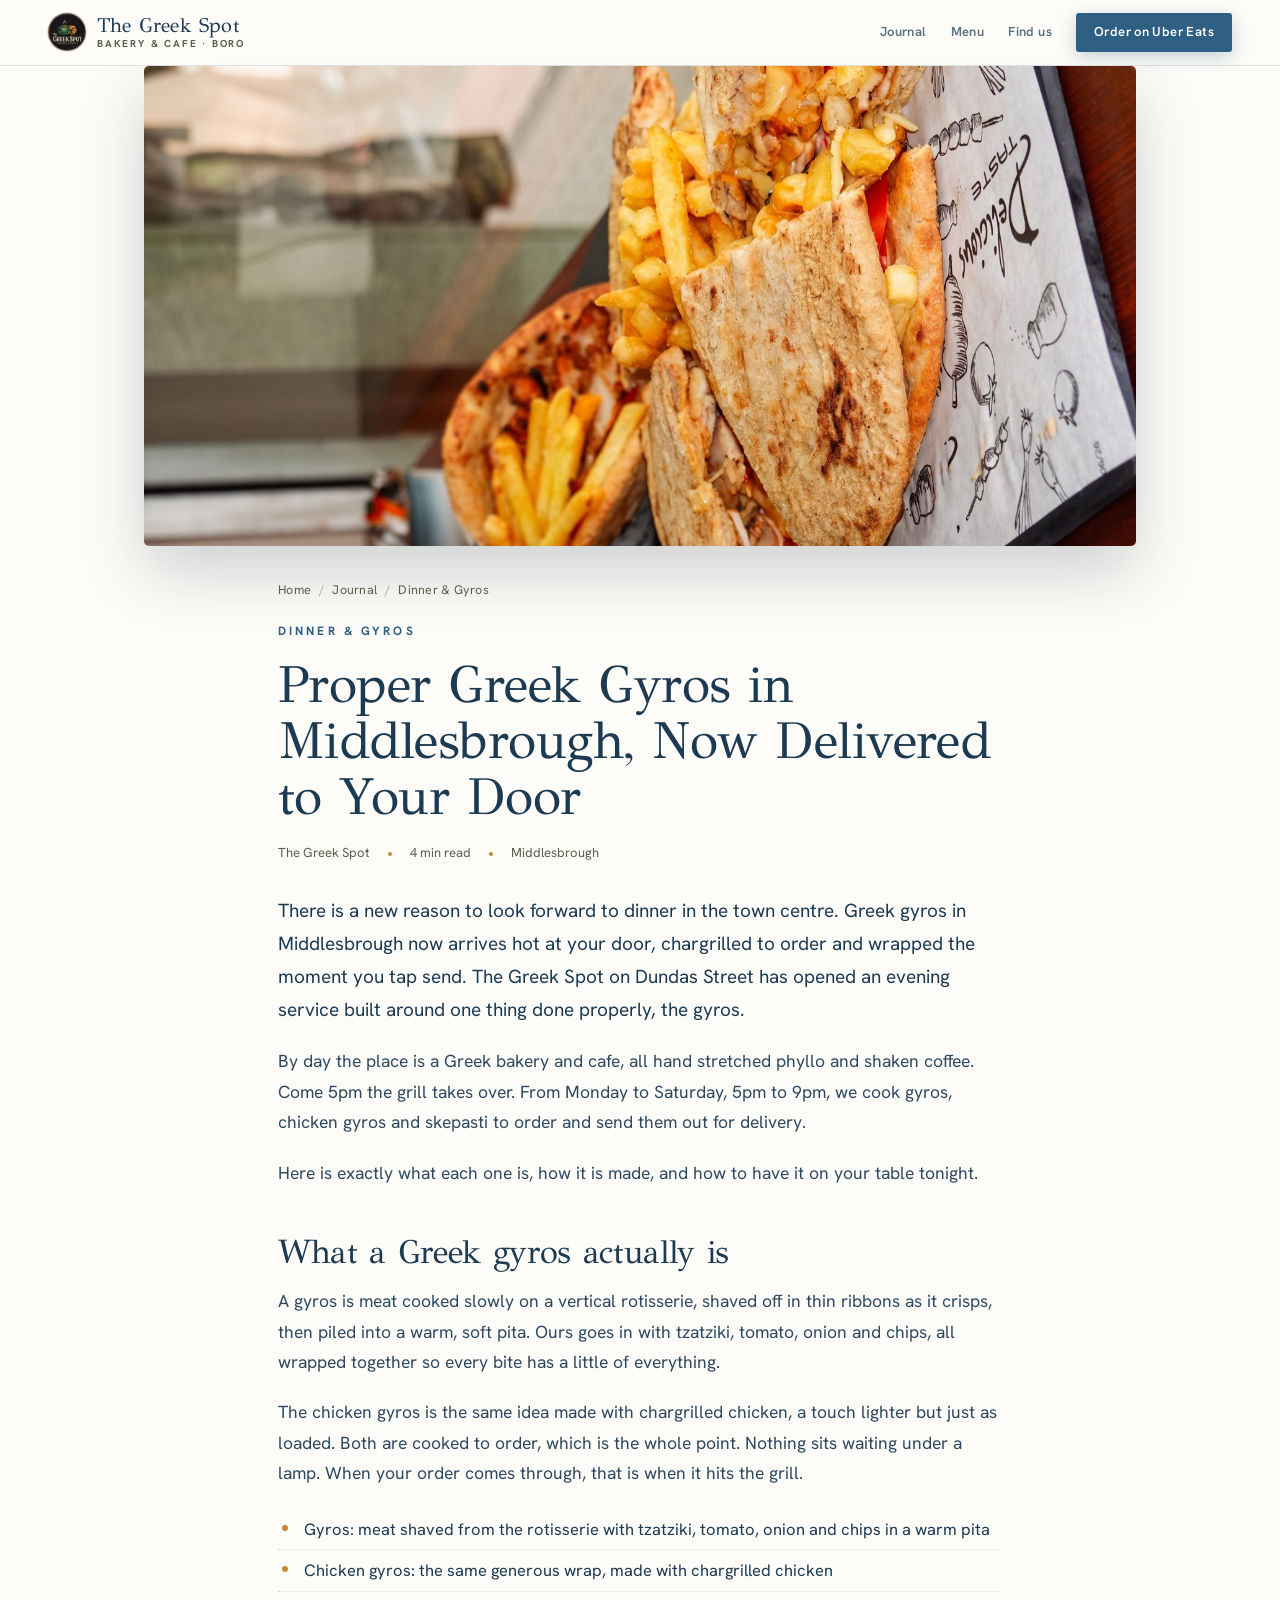
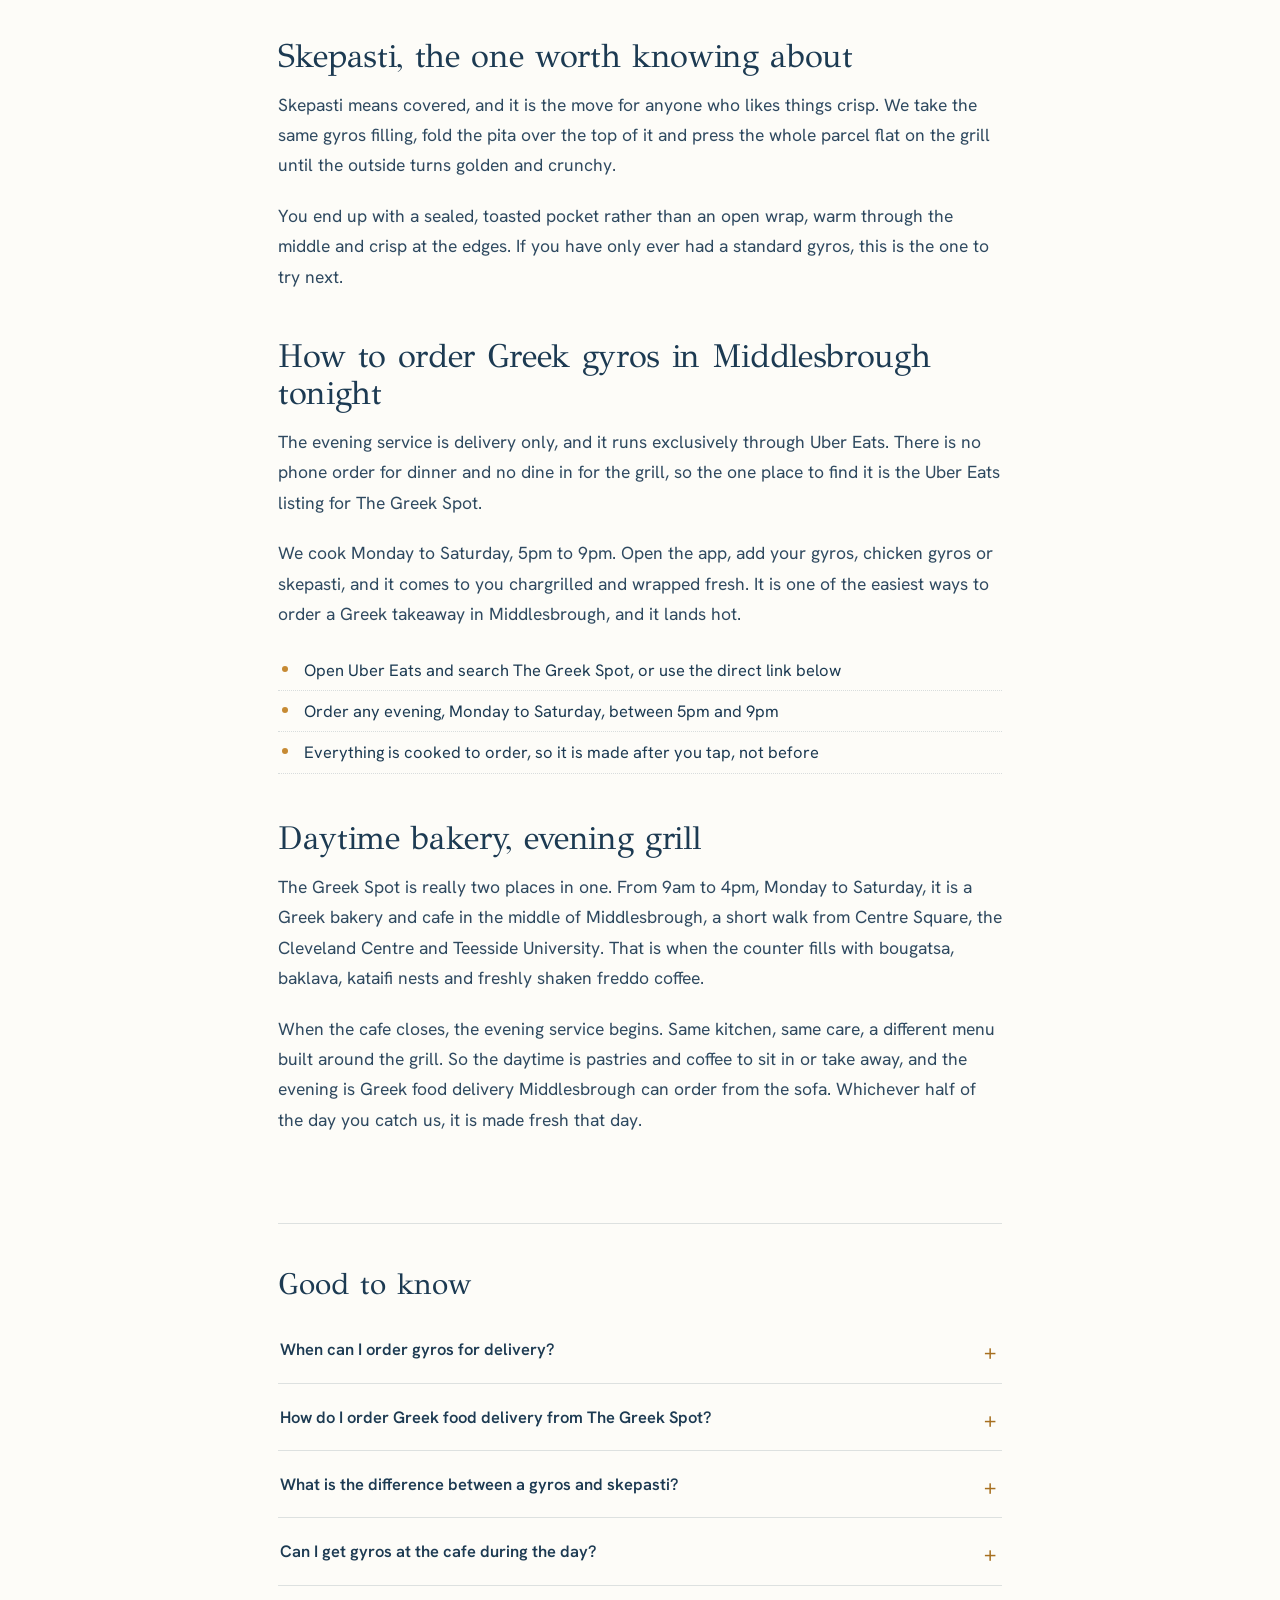
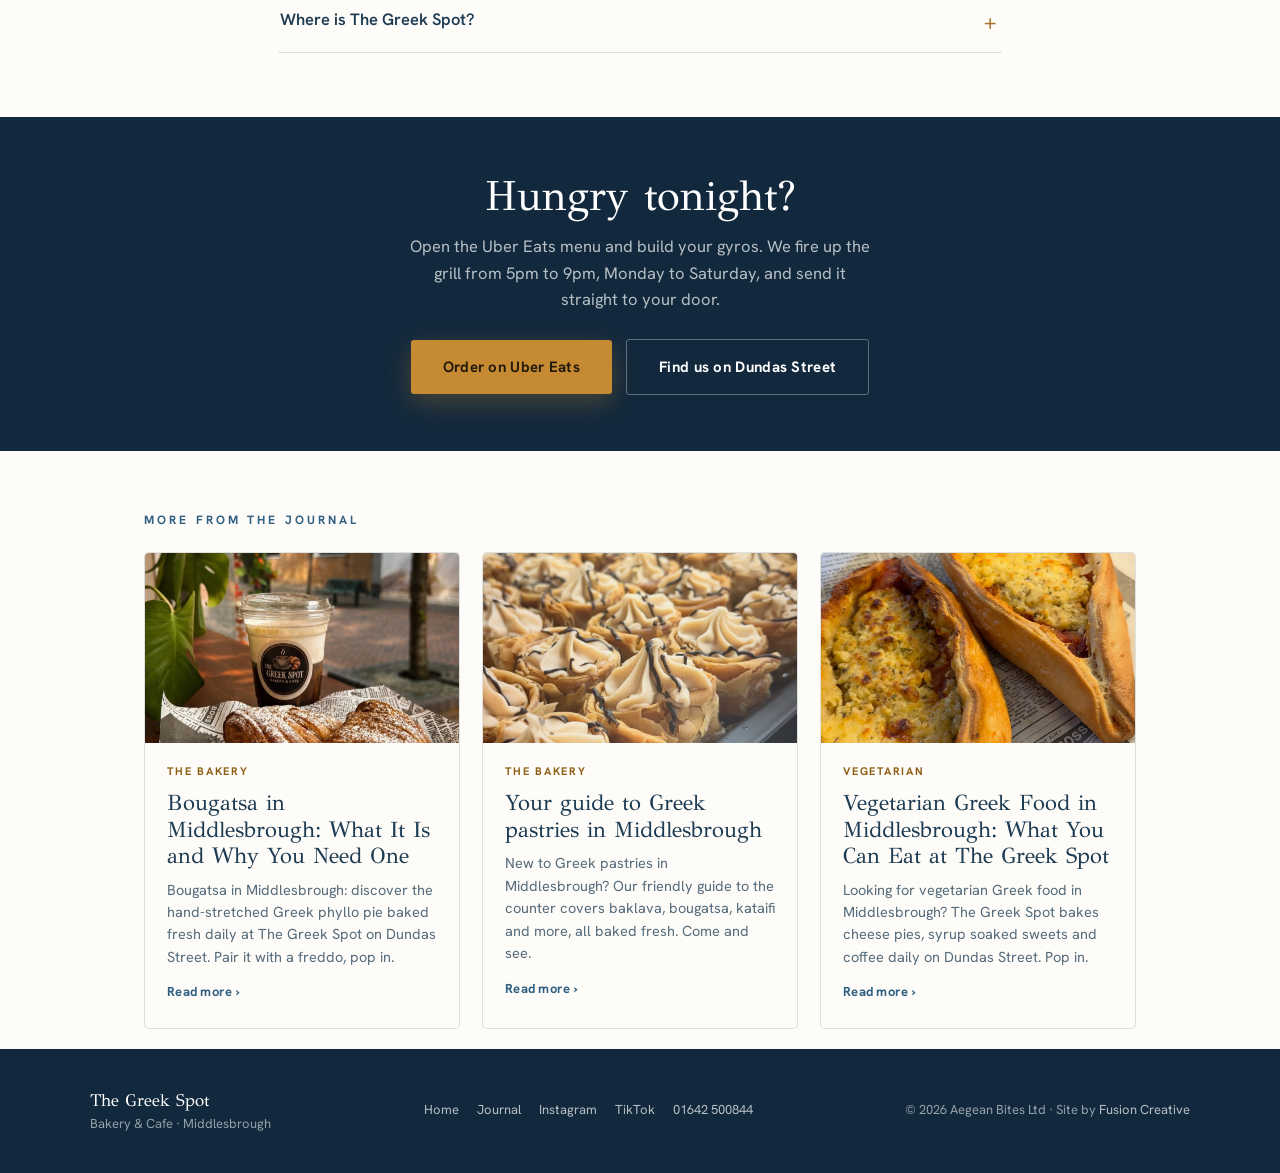
<file: blog/greek-gyros-middlesbrough/index.html>
<!DOCTYPE html>
<html lang="en">
<head>
<meta charset="UTF-8">
<meta name="viewport" content="width=device-width, initial-scale=1.0">
<title>Fresh Greek Gyros in Middlesbrough, Chargrilled to Order | The Greek Spot</title>
<meta name="description" content="Real Greek gyros in Middlesbrough, chargrilled to order and delivered 5pm to 9pm, Monday to Saturday, on Uber Eats. See what is cooking tonight.">
<link rel="canonical" href="https://thegreekspot.co.uk/blog/greek-gyros-middlesbrough/">
<meta name="robots" content="index,follow,max-image-preview:large">
<meta property="og:type" content="article">
<meta property="og:site_name" content="The Greek Spot">
<meta property="og:title" content="Fresh Greek Gyros in Middlesbrough, Chargrilled to Order">
<meta property="og:description" content="Real Greek gyros in Middlesbrough, chargrilled to order and delivered 5pm to 9pm, Monday to Saturday, on Uber Eats. See what is cooking tonight.">
<meta property="og:url" content="https://thegreekspot.co.uk/blog/greek-gyros-middlesbrough/">
<meta property="og:image" content="https://thegreekspot.co.uk/images/aug-gyros-hero.jpg">
<meta property="og:locale" content="en_GB">
<meta name="twitter:card" content="summary_large_image">
<meta name="twitter:title" content="Fresh Greek Gyros in Middlesbrough, Chargrilled to Order">
<meta name="twitter:description" content="Real Greek gyros in Middlesbrough, chargrilled to order and delivered 5pm to 9pm, Monday to Saturday, on Uber Eats. See what is cooking tonight.">
<meta name="twitter:image" content="https://thegreekspot.co.uk/images/aug-gyros-hero.jpg">
<link rel="icon" type="image/jpeg" href="/images/logo.jpg">
<link rel="preconnect" href="https://fonts.googleapis.com">
<link rel="preconnect" href="https://fonts.gstatic.com" crossorigin>
<link href="https://fonts.googleapis.com/css2?family=GFS+Didot&family=Hanken+Grotesk:wght@300;400;500;600;700;800&display=swap" rel="stylesheet">
<link rel="stylesheet" href="/blog/blog.css">
<script type="application/ld+json">
{
  "@context": "https://schema.org",
  "@type": "BlogPosting",
  "headline": "Proper Greek Gyros in Middlesbrough, Now Delivered to Your Door",
  "description": "Real Greek gyros in Middlesbrough, chargrilled to order and delivered 5pm to 9pm, Monday to Saturday, on Uber Eats. See what is cooking tonight.",
  "image": "https://thegreekspot.co.uk/images/aug-gyros-hero.jpg",
  "url": "https://thegreekspot.co.uk/blog/greek-gyros-middlesbrough/",
  "mainEntityOfPage": {
    "@type": "WebPage",
    "@id": "https://thegreekspot.co.uk/blog/greek-gyros-middlesbrough/"
  },
  "datePublished": "2026-08-19",
  "dateModified": "2026-08-19",
  "author": {
    "@type": "Organization",
    "name": "The Greek Spot"
  },
  "publisher": {
    "@type": "Organization",
    "name": "The Greek Spot",
    "logo": {
      "@type": "ImageObject",
      "url": "https://thegreekspot.co.uk/images/logo.jpg"
    }
  },
  "articleSection": "Dinner & Gyros",
  "inLanguage": "en-GB",
  "isPartOf": {
    "@type": "Blog",
    "name": "The Greek Spot Journal",
    "@id": "https://thegreekspot.co.uk/blog/"
  }
}
</script>
<script type="application/ld+json">
{
  "@context": "https://schema.org",
  "@type": "BreadcrumbList",
  "itemListElement": [
    {
      "@type": "ListItem",
      "position": 1,
      "name": "Home",
      "item": "https://thegreekspot.co.uk/"
    },
    {
      "@type": "ListItem",
      "position": 2,
      "name": "Journal",
      "item": "https://thegreekspot.co.uk/blog/"
    },
    {
      "@type": "ListItem",
      "position": 3,
      "name": "Proper Greek Gyros in Middlesbrough, Now Delivered to Your Door",
      "item": "https://thegreekspot.co.uk/blog/greek-gyros-middlesbrough/"
    }
  ]
}
</script>
<script type="application/ld+json">
{
  "@context": "https://schema.org",
  "@type": "FAQPage",
  "mainEntity": [
    {
      "@type": "Question",
      "name": "When can I order gyros for delivery?",
      "acceptedAnswer": {
        "@type": "Answer",
        "text": "Every evening from Monday to Saturday, 5pm to 9pm. The daytime cafe runs separately from 9am to 4pm, but the gyros, chicken gyros and skepasti are an evening only service."
      }
    },
    {
      "@type": "Question",
      "name": "How do I order Greek food delivery from The Greek Spot?",
      "acceptedAnswer": {
        "@type": "Answer",
        "text": "Through Uber Eats. The evening menu is delivery only and exclusively on Uber Eats, so open the app or use the link on this page, add your order and we cook it to order."
      }
    },
    {
      "@type": "Question",
      "name": "What is the difference between a gyros and skepasti?",
      "acceptedAnswer": {
        "@type": "Answer",
        "text": "A gyros is served open in a warm pita with tzatziki, tomato, onion and chips. Skepasti takes that same filling, folds the pita over it and presses it flat on the grill until it is crisp. Same flavours, crunchier finish."
      }
    },
    {
      "@type": "Question",
      "name": "Can I get gyros at the cafe during the day?",
      "acceptedAnswer": {
        "@type": "Answer",
        "text": "No. During the day, 9am to 4pm, we are a Greek bakery and cafe serving pastries, cakes and coffee. The grill and the gyros are an evening delivery service from 5pm to 9pm."
      }
    },
    {
      "@type": "Question",
      "name": "Where is The Greek Spot?",
      "acceptedAnswer": {
        "@type": "Answer",
        "text": "41 Dundas Street, Middlesbrough TS1 1HR, right in the town centre near Centre Square and the Cleveland Centre. Daytime visits are welcome at the cafe, and evening gyros come to you by delivery."
      }
    }
  ]
}
</script>
</head>
<body>

<header class="bloghead">
  <a class="brand" href="/"><img src="/images/logo.jpg" alt="The Greek Spot logo"><span class="bt"><b>The Greek Spot</b><i>Bakery &amp; Cafe · Boro</i></span></a>
  <nav class="headnav">
    <a href="/blog/">Journal</a>
    <a href="/#menu">Menu</a>
    <a href="/#find">Find us</a>
    <a class="order" href="https://www.ubereats.com/gb/store/the-greek-spot/KlmvoWTTS9mFfXp4U_4D3Q" target="_blank" rel="noopener">Order on Uber Eats</a>
  </nav>
</header>

<main>
  <figure class="post-hero-fig">
    <img src="/images/aug-gyros-hero.jpg" alt="Two loaded pita gyros with chips on branded Greek Spot paper" fetchpriority="high">
  </figure>

  <article class="wrap post">
    <nav class="crumbs" aria-label="Breadcrumb">
      <a href="/">Home</a><span class="sep">/</span><a href="/blog/">Journal</a><span class="sep">/</span>Dinner &amp; Gyros
    </nav>
    <div class="post-eyebrow">Dinner &amp; Gyros</div>
    <h1>Proper Greek Gyros in Middlesbrough, Now Delivered to Your Door</h1>
    <div class="post-meta">
      <span>The Greek Spot</span><span class="dot"></span>
      <span>4 min read</span><span class="dot"></span>
      <span>Middlesbrough</span>
    </div>

    <div class="prose">
        <p>There is a new reason to look forward to dinner in the town centre. Greek gyros in Middlesbrough now arrives hot at your door, chargrilled to order and wrapped the moment you tap send. The Greek Spot on Dundas Street has opened an evening service built around one thing done properly, the gyros.</p>
        <p>By day the place is a Greek bakery and cafe, all hand stretched phyllo and shaken coffee. Come 5pm the grill takes over. From Monday to Saturday, 5pm to 9pm, we cook gyros, chicken gyros and skepasti to order and send them out for delivery.</p>
        <p>Here is exactly what each one is, how it is made, and how to have it on your table tonight.</p>
        <h2>What a Greek gyros actually is</h2>
        <p>A gyros is meat cooked slowly on a vertical rotisserie, shaved off in thin ribbons as it crisps, then piled into a warm, soft pita. Ours goes in with tzatziki, tomato, onion and chips, all wrapped together so every bite has a little of everything.</p>
        <p>The chicken gyros is the same idea made with chargrilled chicken, a touch lighter but just as loaded. Both are cooked to order, which is the whole point. Nothing sits waiting under a lamp. When your order comes through, that is when it hits the grill.</p>
        <ul>
        <li>Gyros: meat shaved from the rotisserie with tzatziki, tomato, onion and chips in a warm pita</li>
        <li>Chicken gyros: the same generous wrap, made with chargrilled chicken</li>
        </ul>
        <h2>Skepasti, the one worth knowing about</h2>
        <p>Skepasti means covered, and it is the move for anyone who likes things crisp. We take the same gyros filling, fold the pita over the top of it and press the whole parcel flat on the grill until the outside turns golden and crunchy.</p>
        <p>You end up with a sealed, toasted pocket rather than an open wrap, warm through the middle and crisp at the edges. If you have only ever had a standard gyros, this is the one to try next.</p>
        <h2>How to order Greek gyros in Middlesbrough tonight</h2>
        <p>The evening service is delivery only, and it runs exclusively through Uber Eats. There is no phone order for dinner and no dine in for the grill, so the one place to find it is the Uber Eats listing for The Greek Spot.</p>
        <p>We cook Monday to Saturday, 5pm to 9pm. Open the app, add your gyros, chicken gyros or skepasti, and it comes to you chargrilled and wrapped fresh. It is one of the easiest ways to order a Greek takeaway in Middlesbrough, and it lands hot.</p>
        <ul>
        <li>Open Uber Eats and search The Greek Spot, or use the direct link below</li>
        <li>Order any evening, Monday to Saturday, between 5pm and 9pm</li>
        <li>Everything is cooked to order, so it is made after you tap, not before</li>
        </ul>
        <h2>Daytime bakery, evening grill</h2>
        <p>The Greek Spot is really two places in one. From 9am to 4pm, Monday to Saturday, it is a Greek bakery and cafe in the middle of Middlesbrough, a short walk from Centre Square, the Cleveland Centre and Teesside University. That is when the counter fills with bougatsa, baklava, kataifi nests and freshly shaken freddo coffee.</p>
        <p>When the cafe closes, the evening service begins. Same kitchen, same care, a different menu built around the grill. So the daytime is pastries and coffee to sit in or take away, and the evening is Greek food delivery Middlesbrough can order from the sofa. Whichever half of the day you catch us, it is made fresh that day.</p>
    </div>

    <section class="faq" aria-label="Frequently asked questions">
      <h2>Good to know</h2>
    <details>
      <summary>When can I order gyros for delivery?</summary>
      <p>Every evening from Monday to Saturday, 5pm to 9pm. The daytime cafe runs separately from 9am to 4pm, but the gyros, chicken gyros and skepasti are an evening only service.</p>
    </details>
    <details>
      <summary>How do I order Greek food delivery from The Greek Spot?</summary>
      <p>Through Uber Eats. The evening menu is delivery only and exclusively on Uber Eats, so open the app or use the link on this page, add your order and we cook it to order.</p>
    </details>
    <details>
      <summary>What is the difference between a gyros and skepasti?</summary>
      <p>A gyros is served open in a warm pita with tzatziki, tomato, onion and chips. Skepasti takes that same filling, folds the pita over it and presses it flat on the grill until it is crisp. Same flavours, crunchier finish.</p>
    </details>
    <details>
      <summary>Can I get gyros at the cafe during the day?</summary>
      <p>No. During the day, 9am to 4pm, we are a Greek bakery and cafe serving pastries, cakes and coffee. The grill and the gyros are an evening delivery service from 5pm to 9pm.</p>
    </details>
    <details>
      <summary>Where is The Greek Spot?</summary>
      <p>41 Dundas Street, Middlesbrough TS1 1HR, right in the town centre near Centre Square and the Cleveland Centre. Daytime visits are welcome at the cafe, and evening gyros come to you by delivery.</p>
    </details>
    </section>
  </article>

  <section class="cta-band">
    <h2>Hungry tonight?</h2>
    <p>Open the Uber Eats menu and build your gyros. We fire up the grill from 5pm to 9pm, Monday to Saturday, and send it straight to your door.</p>
    <a class="btn btn-honey" href="https://www.ubereats.com/gb/store/the-greek-spot/KlmvoWTTS9mFfXp4U_4D3Q" target="_blank" rel="noopener">Order on Uber Eats</a>
    <a class="btn btn-ghostlight" href="/#find" style="margin-left:10px">Find us on Dundas Street</a>
  </section>

  <section class="related">
    <div class="eyebrow">More from the Journal</div>
    <div class="rel-grid">
  <a class="card" href="/blog/what-is-bougatsa/">
    <div class="ph"><img src="/images/hero-bougatsa-freddo.jpg" alt="Golden bougatsa phyllo pastry beside a frothy freddo coffee at The Greek Spot in Middlesbrough" loading="lazy"></div>
    <div class="body">
      <div class="ktag">The Bakery</div>
      <h3>Bougatsa in Middlesbrough: What It Is and Why You Need One</h3>
      <p>Bougatsa in Middlesbrough: discover the hand-stretched Greek phyllo pie baked fresh daily at The Greek Spot on Dundas Street. Pair it with a freddo, pop in.</p>
      <span class="more">Read more &rsaquo;</span>
    </div>
  </a>
  <a class="card" href="/blog/guide-to-greek-pastries/">
    <div class="ph"><img src="/images/baklava-cups-counter.jpg" alt="Tray of mini filo baklava cups topped with cream on the counter at The Greek Spot in Middlesbrough." loading="lazy"></div>
    <div class="body">
      <div class="ktag">The Bakery</div>
      <h3>Your guide to Greek pastries in Middlesbrough</h3>
      <p>New to Greek pastries in Middlesbrough? Our friendly guide to the counter covers baklava, bougatsa, kataifi and more, all baked fresh. Come and see.</p>
      <span class="more">Read more &rsaquo;</span>
    </div>
  </a>
  <a class="card" href="/blog/vegetarian-greek-food-middlesbrough/">
    <div class="ph"><img src="/images/peinirli-cheese-boats.jpg" alt="Two golden cheese peinirli, a vegetarian Greek cheese-filled dough, fresh from the counter at The Greek Spot in Middlesbrough" loading="lazy"></div>
    <div class="body">
      <div class="ktag">Vegetarian</div>
      <h3>Vegetarian Greek Food in Middlesbrough: What You Can Eat at The Greek Spot</h3>
      <p>Looking for vegetarian Greek food in Middlesbrough? The Greek Spot bakes cheese pies, syrup soaked sweets and coffee daily on Dundas Street. Pop in.</p>
      <span class="more">Read more &rsaquo;</span>
    </div>
  </a>
    </div>
  </section>
</main>

<footer>
  <div><span class="didot">The Greek Spot</span><br>Bakery &amp; Cafe · Middlesbrough</div>
  <div class="fsoc">
    <a href="/">Home</a>
    <a href="/blog/">Journal</a>
    <a href="https://www.instagram.com/thegreekspotmiddlesbrough/" target="_blank" rel="noopener">Instagram</a>
    <a href="https://www.tiktok.com/@thegreekspot_" target="_blank" rel="noopener">TikTok</a>
    <a href="tel:+441642500844">01642 500844</a>
  </div>
  <div>&copy; <span id="yr">2026</span> Aegean Bites Ltd · Site by <a href="https://fusioncreative.uk" target="_blank" rel="noopener">Fusion Creative</a></div>
</footer>
<script>(function(){var y=document.getElementById("yr");if(y)y.textContent=new Intl.DateTimeFormat("en-GB",{timeZone:"Europe/London",year:"numeric"}).format(new Date());})();</script>
</body>
</html>
</file>
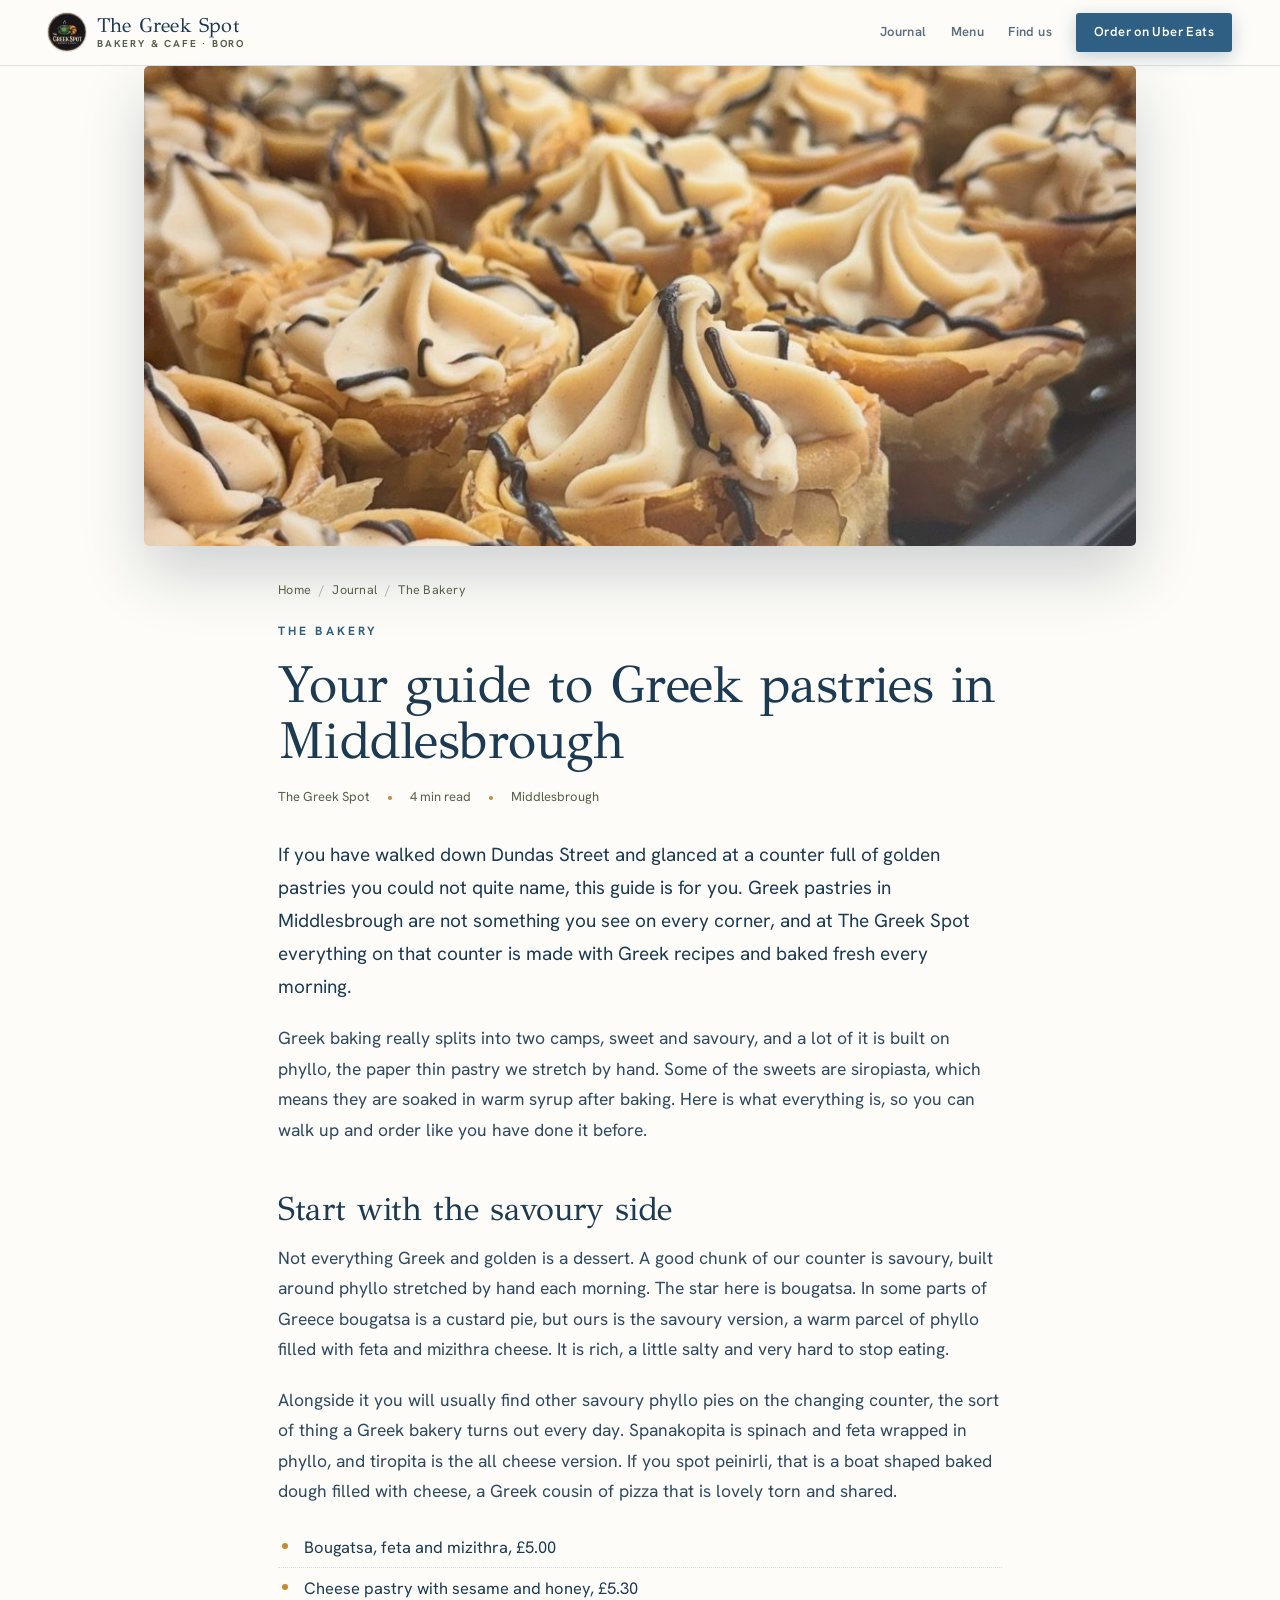
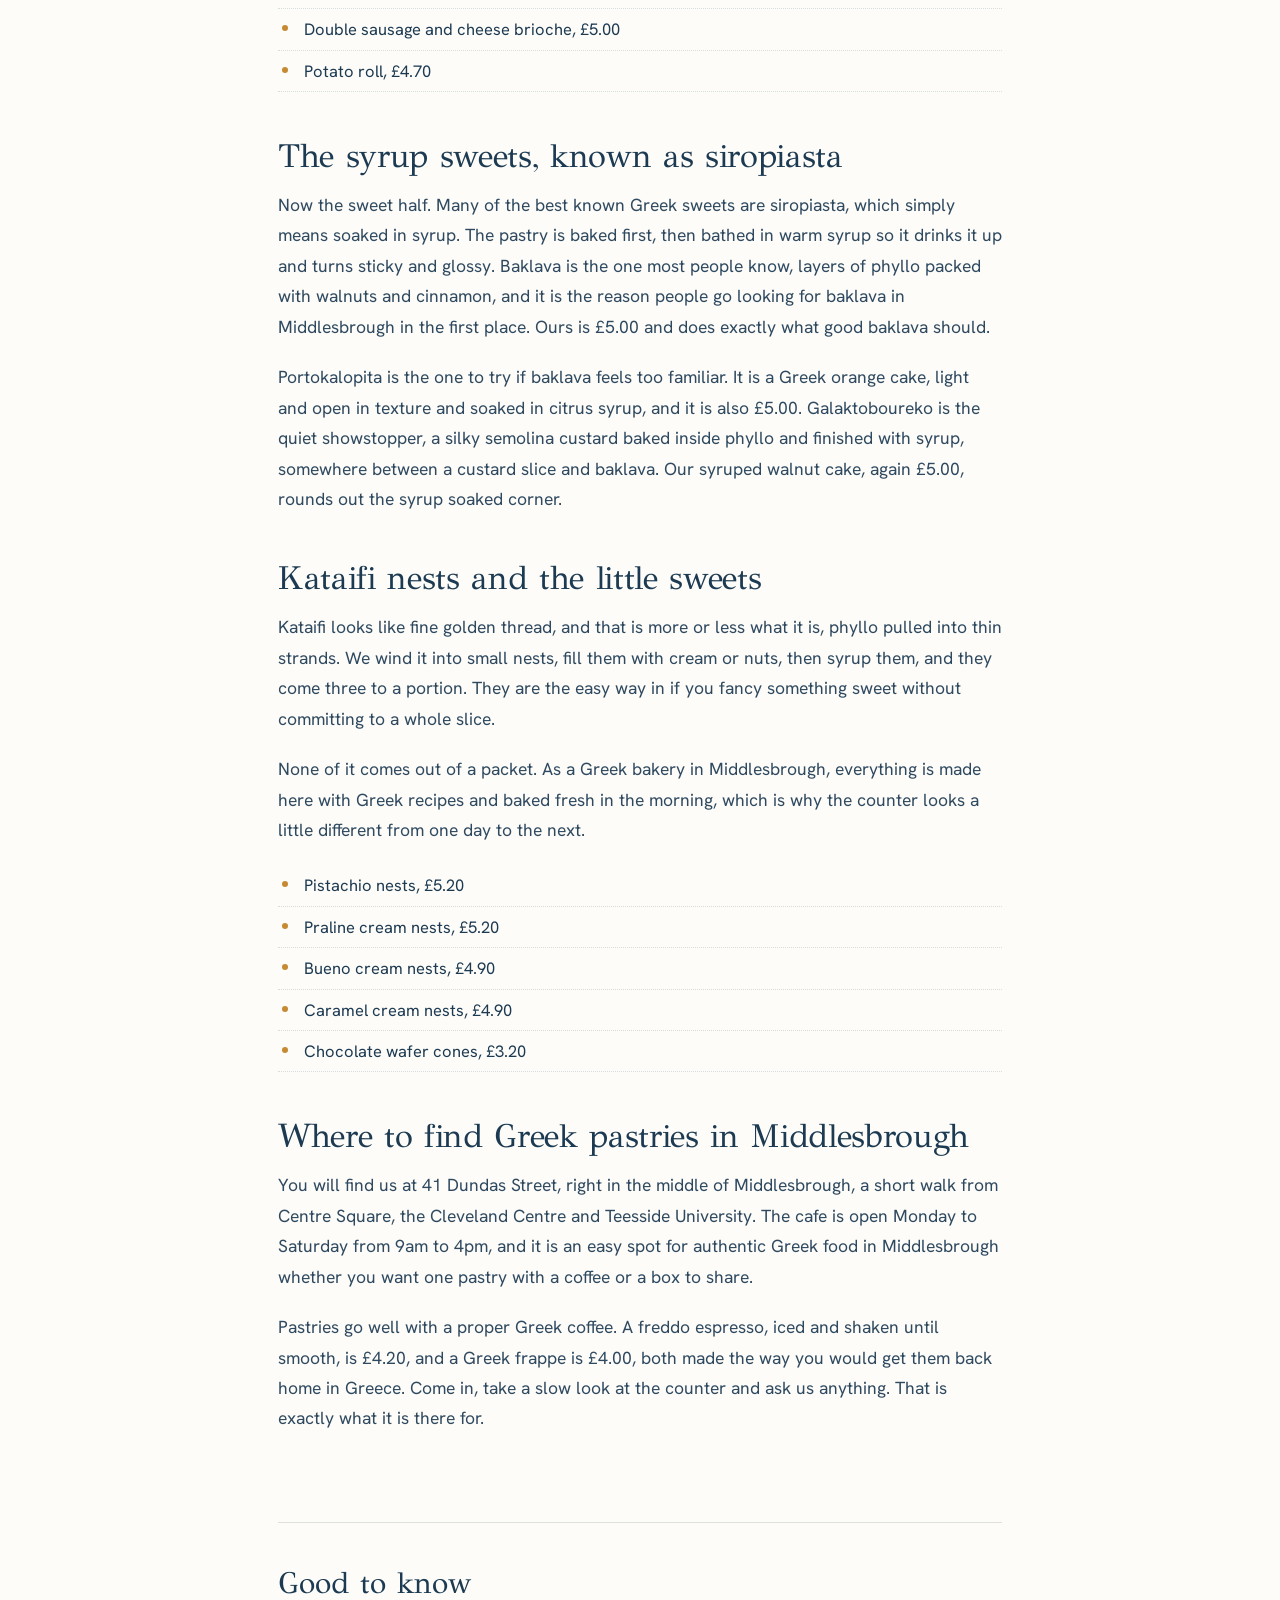
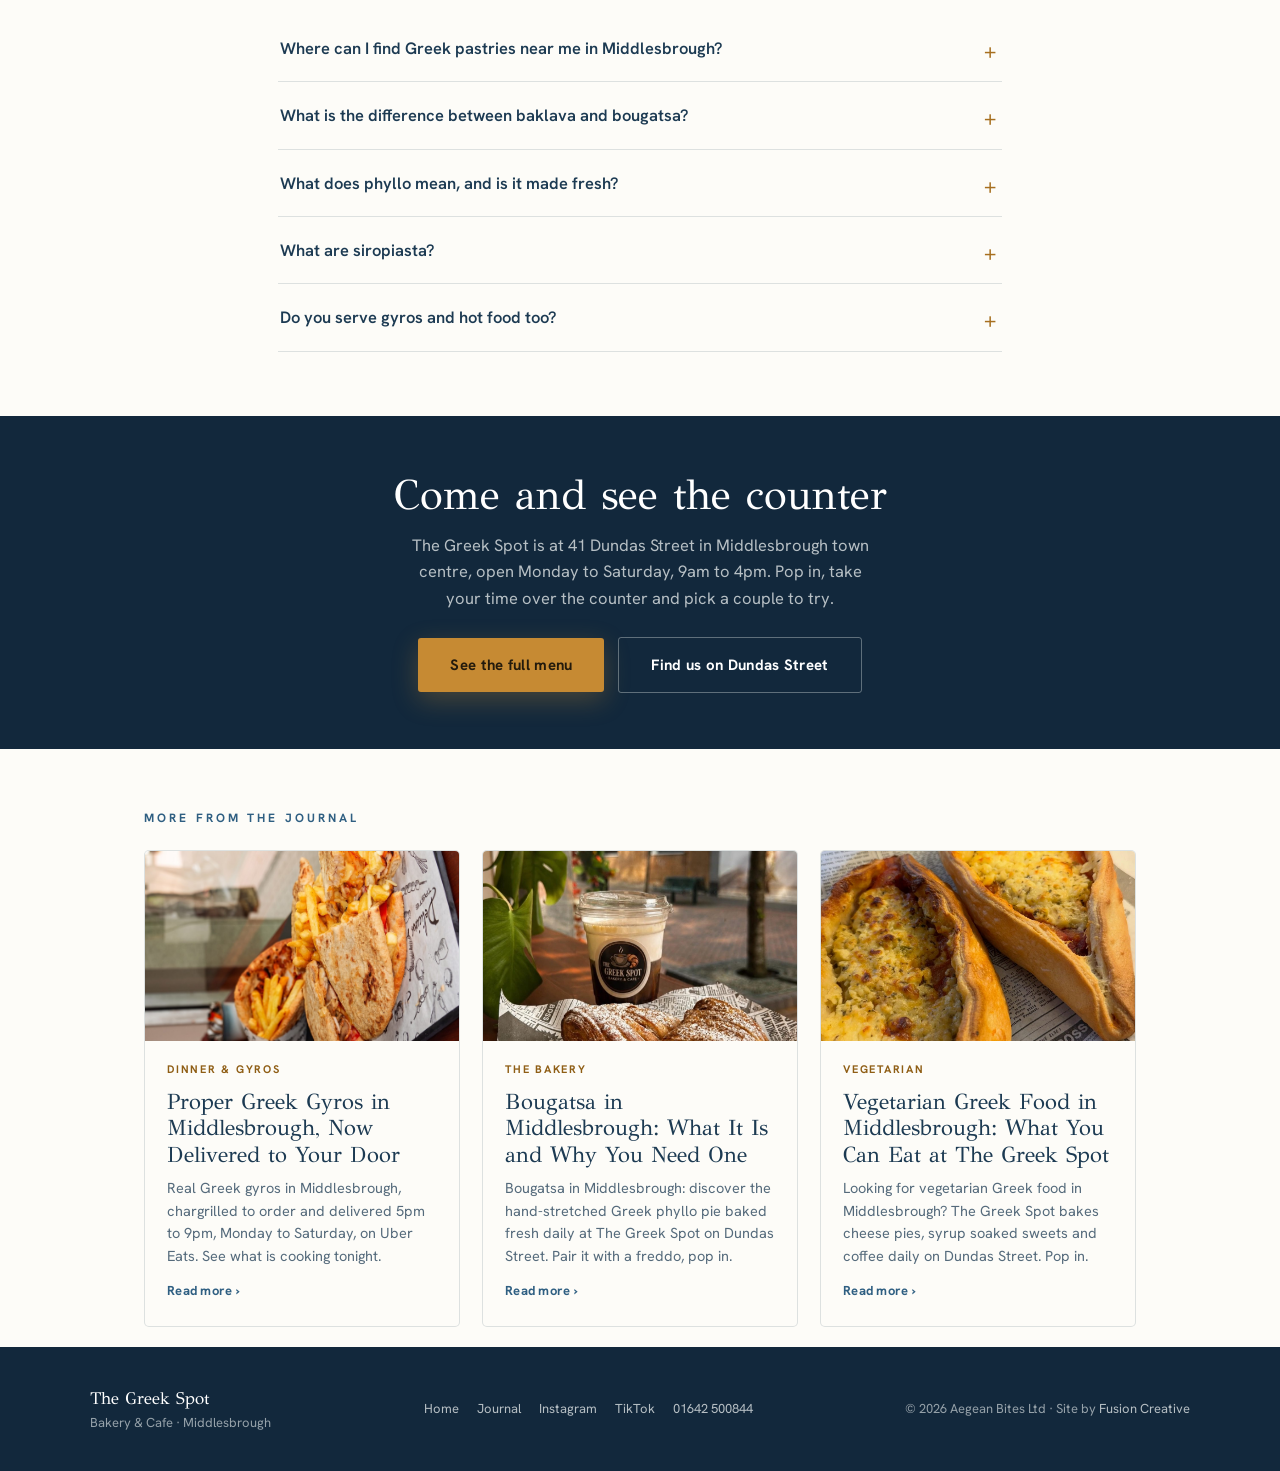
<file: blog/guide-to-greek-pastries/index.html>
<!DOCTYPE html>
<html lang="en">
<head>
<meta charset="UTF-8">
<meta name="viewport" content="width=device-width, initial-scale=1.0">
<title>Greek Pastries in Middlesbrough: A Guide to the Counter | The Greek Spot</title>
<meta name="description" content="New to Greek pastries in Middlesbrough? Our friendly guide to the counter covers baklava, bougatsa, kataifi and more, all baked fresh. Come and see.">
<link rel="canonical" href="https://thegreekspot.co.uk/blog/guide-to-greek-pastries/">
<meta name="robots" content="index,follow,max-image-preview:large">
<meta property="og:type" content="article">
<meta property="og:site_name" content="The Greek Spot">
<meta property="og:title" content="Greek Pastries in Middlesbrough: A Guide to the Counter">
<meta property="og:description" content="New to Greek pastries in Middlesbrough? Our friendly guide to the counter covers baklava, bougatsa, kataifi and more, all baked fresh. Come and see.">
<meta property="og:url" content="https://thegreekspot.co.uk/blog/guide-to-greek-pastries/">
<meta property="og:image" content="https://thegreekspot.co.uk/images/baklava-cups-counter.jpg">
<meta property="og:locale" content="en_GB">
<meta name="twitter:card" content="summary_large_image">
<meta name="twitter:title" content="Greek Pastries in Middlesbrough: A Guide to the Counter">
<meta name="twitter:description" content="New to Greek pastries in Middlesbrough? Our friendly guide to the counter covers baklava, bougatsa, kataifi and more, all baked fresh. Come and see.">
<meta name="twitter:image" content="https://thegreekspot.co.uk/images/baklava-cups-counter.jpg">
<link rel="icon" type="image/jpeg" href="/images/logo.jpg">
<link rel="preconnect" href="https://fonts.googleapis.com">
<link rel="preconnect" href="https://fonts.gstatic.com" crossorigin>
<link href="https://fonts.googleapis.com/css2?family=GFS+Didot&family=Hanken+Grotesk:wght@300;400;500;600;700;800&display=swap" rel="stylesheet">
<link rel="stylesheet" href="/blog/blog.css">
<script type="application/ld+json">
{
  "@context": "https://schema.org",
  "@type": "BlogPosting",
  "headline": "Your guide to Greek pastries in Middlesbrough",
  "description": "New to Greek pastries in Middlesbrough? Our friendly guide to the counter covers baklava, bougatsa, kataifi and more, all baked fresh. Come and see.",
  "image": "https://thegreekspot.co.uk/images/baklava-cups-counter.jpg",
  "url": "https://thegreekspot.co.uk/blog/guide-to-greek-pastries/",
  "mainEntityOfPage": {
    "@type": "WebPage",
    "@id": "https://thegreekspot.co.uk/blog/guide-to-greek-pastries/"
  },
  "datePublished": "2026-08-19",
  "dateModified": "2026-08-19",
  "author": {
    "@type": "Organization",
    "name": "The Greek Spot"
  },
  "publisher": {
    "@type": "Organization",
    "name": "The Greek Spot",
    "logo": {
      "@type": "ImageObject",
      "url": "https://thegreekspot.co.uk/images/logo.jpg"
    }
  },
  "articleSection": "The Bakery",
  "inLanguage": "en-GB",
  "isPartOf": {
    "@type": "Blog",
    "name": "The Greek Spot Journal",
    "@id": "https://thegreekspot.co.uk/blog/"
  }
}
</script>
<script type="application/ld+json">
{
  "@context": "https://schema.org",
  "@type": "BreadcrumbList",
  "itemListElement": [
    {
      "@type": "ListItem",
      "position": 1,
      "name": "Home",
      "item": "https://thegreekspot.co.uk/"
    },
    {
      "@type": "ListItem",
      "position": 2,
      "name": "Journal",
      "item": "https://thegreekspot.co.uk/blog/"
    },
    {
      "@type": "ListItem",
      "position": 3,
      "name": "Your guide to Greek pastries in Middlesbrough",
      "item": "https://thegreekspot.co.uk/blog/guide-to-greek-pastries/"
    }
  ]
}
</script>
<script type="application/ld+json">
{
  "@context": "https://schema.org",
  "@type": "FAQPage",
  "mainEntity": [
    {
      "@type": "Question",
      "name": "Where can I find Greek pastries near me in Middlesbrough?",
      "acceptedAnswer": {
        "@type": "Answer",
        "text": "At The Greek Spot, 41 Dundas Street, in the town centre near Centre Square and the Cleveland Centre. The cafe counter is open Monday to Saturday, 9am to 4pm, with baklava, bougatsa, kataifi nests and more baked fresh each morning."
      }
    },
    {
      "@type": "Question",
      "name": "What is the difference between baklava and bougatsa?",
      "acceptedAnswer": {
        "@type": "Answer",
        "text": "Baklava is a sweet, layers of phyllo with walnuts and cinnamon soaked in syrup. Bougatsa here is savoury, warm phyllo filled with feta and mizithra cheese. One is dessert, the other is closer to lunch, and both use the same hand stretched pastry."
      }
    },
    {
      "@type": "Question",
      "name": "What does phyllo mean, and is it made fresh?",
      "acceptedAnswer": {
        "@type": "Answer",
        "text": "Phyllo is the very thin pastry used across Greek baking, and we stretch it by hand. Everything on the counter is made with Greek recipes and baked fresh each morning, so what you see has usually come out of the oven that day."
      }
    },
    {
      "@type": "Question",
      "name": "What are siropiasta?",
      "acceptedAnswer": {
        "@type": "Answer",
        "text": "Siropiasta are Greek sweets soaked in warm syrup after baking, which is what makes them sticky and glossy. Baklava, portokalopita, galaktoboureko and our syruped walnut cake all belong to this family, most of them £5.00."
      }
    },
    {
      "@type": "Question",
      "name": "Do you serve gyros and hot food too?",
      "acceptedAnswer": {
        "@type": "Answer",
        "text": "Yes, but separately. Gyros, chicken gyros and skepasti are chargrilled to order in the evening, from 5pm to 9pm Monday to Saturday, and they are delivery only through Uber Eats. The daytime cafe is for pastries and coffee."
      }
    }
  ]
}
</script>
</head>
<body>

<header class="bloghead">
  <a class="brand" href="/"><img src="/images/logo.jpg" alt="The Greek Spot logo"><span class="bt"><b>The Greek Spot</b><i>Bakery &amp; Cafe · Boro</i></span></a>
  <nav class="headnav">
    <a href="/blog/">Journal</a>
    <a href="/#menu">Menu</a>
    <a href="/#find">Find us</a>
    <a class="order" href="https://www.ubereats.com/gb/store/the-greek-spot/KlmvoWTTS9mFfXp4U_4D3Q" target="_blank" rel="noopener">Order on Uber Eats</a>
  </nav>
</header>

<main>
  <figure class="post-hero-fig">
    <img src="/images/baklava-cups-counter.jpg" alt="Tray of mini filo baklava cups topped with cream on the counter at The Greek Spot in Middlesbrough." fetchpriority="high">
  </figure>

  <article class="wrap post">
    <nav class="crumbs" aria-label="Breadcrumb">
      <a href="/">Home</a><span class="sep">/</span><a href="/blog/">Journal</a><span class="sep">/</span>The Bakery
    </nav>
    <div class="post-eyebrow">The Bakery</div>
    <h1>Your guide to Greek pastries in Middlesbrough</h1>
    <div class="post-meta">
      <span>The Greek Spot</span><span class="dot"></span>
      <span>4 min read</span><span class="dot"></span>
      <span>Middlesbrough</span>
    </div>

    <div class="prose">
        <p>If you have walked down Dundas Street and glanced at a counter full of golden pastries you could not quite name, this guide is for you. Greek pastries in Middlesbrough are not something you see on every corner, and at The Greek Spot everything on that counter is made with Greek recipes and baked fresh every morning.</p>
        <p>Greek baking really splits into two camps, sweet and savoury, and a lot of it is built on phyllo, the paper thin pastry we stretch by hand. Some of the sweets are siropiasta, which means they are soaked in warm syrup after baking. Here is what everything is, so you can walk up and order like you have done it before.</p>
        <h2>Start with the savoury side</h2>
        <p>Not everything Greek and golden is a dessert. A good chunk of our counter is savoury, built around phyllo stretched by hand each morning. The star here is bougatsa. In some parts of Greece bougatsa is a custard pie, but ours is the savoury version, a warm parcel of phyllo filled with feta and mizithra cheese. It is rich, a little salty and very hard to stop eating.</p>
        <p>Alongside it you will usually find other savoury phyllo pies on the changing counter, the sort of thing a Greek bakery turns out every day. Spanakopita is spinach and feta wrapped in phyllo, and tiropita is the all cheese version. If you spot peinirli, that is a boat shaped baked dough filled with cheese, a Greek cousin of pizza that is lovely torn and shared.</p>
        <ul>
        <li>Bougatsa, feta and mizithra, £5.00</li>
        <li>Cheese pastry with sesame and honey, £5.30</li>
        <li>Double sausage and cheese brioche, £5.00</li>
        <li>Potato roll, £4.70</li>
        </ul>
        <h2>The syrup sweets, known as siropiasta</h2>
        <p>Now the sweet half. Many of the best known Greek sweets are siropiasta, which simply means soaked in syrup. The pastry is baked first, then bathed in warm syrup so it drinks it up and turns sticky and glossy. Baklava is the one most people know, layers of phyllo packed with walnuts and cinnamon, and it is the reason people go looking for baklava in Middlesbrough in the first place. Ours is £5.00 and does exactly what good baklava should.</p>
        <p>Portokalopita is the one to try if baklava feels too familiar. It is a Greek orange cake, light and open in texture and soaked in citrus syrup, and it is also £5.00. Galaktoboureko is the quiet showstopper, a silky semolina custard baked inside phyllo and finished with syrup, somewhere between a custard slice and baklava. Our syruped walnut cake, again £5.00, rounds out the syrup soaked corner.</p>
        <h2>Kataifi nests and the little sweets</h2>
        <p>Kataifi looks like fine golden thread, and that is more or less what it is, phyllo pulled into thin strands. We wind it into small nests, fill them with cream or nuts, then syrup them, and they come three to a portion. They are the easy way in if you fancy something sweet without committing to a whole slice.</p>
        <p>None of it comes out of a packet. As a Greek bakery in Middlesbrough, everything is made here with Greek recipes and baked fresh in the morning, which is why the counter looks a little different from one day to the next.</p>
        <ul>
        <li>Pistachio nests, £5.20</li>
        <li>Praline cream nests, £5.20</li>
        <li>Bueno cream nests, £4.90</li>
        <li>Caramel cream nests, £4.90</li>
        <li>Chocolate wafer cones, £3.20</li>
        </ul>
        <h2>Where to find Greek pastries in Middlesbrough</h2>
        <p>You will find us at 41 Dundas Street, right in the middle of Middlesbrough, a short walk from Centre Square, the Cleveland Centre and Teesside University. The cafe is open Monday to Saturday from 9am to 4pm, and it is an easy spot for authentic Greek food in Middlesbrough whether you want one pastry with a coffee or a box to share.</p>
        <p>Pastries go well with a proper Greek coffee. A freddo espresso, iced and shaken until smooth, is £4.20, and a Greek frappe is £4.00, both made the way you would get them back home in Greece. Come in, take a slow look at the counter and ask us anything. That is exactly what it is there for.</p>
    </div>

    <section class="faq" aria-label="Frequently asked questions">
      <h2>Good to know</h2>
    <details>
      <summary>Where can I find Greek pastries near me in Middlesbrough?</summary>
      <p>At The Greek Spot, 41 Dundas Street, in the town centre near Centre Square and the Cleveland Centre. The cafe counter is open Monday to Saturday, 9am to 4pm, with baklava, bougatsa, kataifi nests and more baked fresh each morning.</p>
    </details>
    <details>
      <summary>What is the difference between baklava and bougatsa?</summary>
      <p>Baklava is a sweet, layers of phyllo with walnuts and cinnamon soaked in syrup. Bougatsa here is savoury, warm phyllo filled with feta and mizithra cheese. One is dessert, the other is closer to lunch, and both use the same hand stretched pastry.</p>
    </details>
    <details>
      <summary>What does phyllo mean, and is it made fresh?</summary>
      <p>Phyllo is the very thin pastry used across Greek baking, and we stretch it by hand. Everything on the counter is made with Greek recipes and baked fresh each morning, so what you see has usually come out of the oven that day.</p>
    </details>
    <details>
      <summary>What are siropiasta?</summary>
      <p>Siropiasta are Greek sweets soaked in warm syrup after baking, which is what makes them sticky and glossy. Baklava, portokalopita, galaktoboureko and our syruped walnut cake all belong to this family, most of them £5.00.</p>
    </details>
    <details>
      <summary>Do you serve gyros and hot food too?</summary>
      <p>Yes, but separately. Gyros, chicken gyros and skepasti are chargrilled to order in the evening, from 5pm to 9pm Monday to Saturday, and they are delivery only through Uber Eats. The daytime cafe is for pastries and coffee.</p>
    </details>
    </section>
  </article>

  <section class="cta-band">
    <h2>Come and see the counter</h2>
    <p>The Greek Spot is at 41 Dundas Street in Middlesbrough town centre, open Monday to Saturday, 9am to 4pm. Pop in, take your time over the counter and pick a couple to try.</p>
    <a class="btn btn-honey" href="/#menu">See the full menu</a>
    <a class="btn btn-ghostlight" href="/#find" style="margin-left:10px">Find us on Dundas Street</a>
  </section>

  <section class="related">
    <div class="eyebrow">More from the Journal</div>
    <div class="rel-grid">
  <a class="card" href="/blog/greek-gyros-middlesbrough/">
    <div class="ph"><img src="/images/aug-gyros-hero.jpg" alt="Two loaded pita gyros with chips on branded Greek Spot paper" loading="lazy"></div>
    <div class="body">
      <div class="ktag">Dinner &amp; Gyros</div>
      <h3>Proper Greek Gyros in Middlesbrough, Now Delivered to Your Door</h3>
      <p>Real Greek gyros in Middlesbrough, chargrilled to order and delivered 5pm to 9pm, Monday to Saturday, on Uber Eats. See what is cooking tonight.</p>
      <span class="more">Read more &rsaquo;</span>
    </div>
  </a>
  <a class="card" href="/blog/what-is-bougatsa/">
    <div class="ph"><img src="/images/hero-bougatsa-freddo.jpg" alt="Golden bougatsa phyllo pastry beside a frothy freddo coffee at The Greek Spot in Middlesbrough" loading="lazy"></div>
    <div class="body">
      <div class="ktag">The Bakery</div>
      <h3>Bougatsa in Middlesbrough: What It Is and Why You Need One</h3>
      <p>Bougatsa in Middlesbrough: discover the hand-stretched Greek phyllo pie baked fresh daily at The Greek Spot on Dundas Street. Pair it with a freddo, pop in.</p>
      <span class="more">Read more &rsaquo;</span>
    </div>
  </a>
  <a class="card" href="/blog/vegetarian-greek-food-middlesbrough/">
    <div class="ph"><img src="/images/peinirli-cheese-boats.jpg" alt="Two golden cheese peinirli, a vegetarian Greek cheese-filled dough, fresh from the counter at The Greek Spot in Middlesbrough" loading="lazy"></div>
    <div class="body">
      <div class="ktag">Vegetarian</div>
      <h3>Vegetarian Greek Food in Middlesbrough: What You Can Eat at The Greek Spot</h3>
      <p>Looking for vegetarian Greek food in Middlesbrough? The Greek Spot bakes cheese pies, syrup soaked sweets and coffee daily on Dundas Street. Pop in.</p>
      <span class="more">Read more &rsaquo;</span>
    </div>
  </a>
    </div>
  </section>
</main>

<footer>
  <div><span class="didot">The Greek Spot</span><br>Bakery &amp; Cafe · Middlesbrough</div>
  <div class="fsoc">
    <a href="/">Home</a>
    <a href="/blog/">Journal</a>
    <a href="https://www.instagram.com/thegreekspotmiddlesbrough/" target="_blank" rel="noopener">Instagram</a>
    <a href="https://www.tiktok.com/@thegreekspot_" target="_blank" rel="noopener">TikTok</a>
    <a href="tel:+441642500844">01642 500844</a>
  </div>
  <div>&copy; <span id="yr">2026</span> Aegean Bites Ltd · Site by <a href="https://fusioncreative.uk" target="_blank" rel="noopener">Fusion Creative</a></div>
</footer>
<script>(function(){var y=document.getElementById("yr");if(y)y.textContent=new Intl.DateTimeFormat("en-GB",{timeZone:"Europe/London",year:"numeric"}).format(new Date());})();</script>
</body>
</html>
</file>
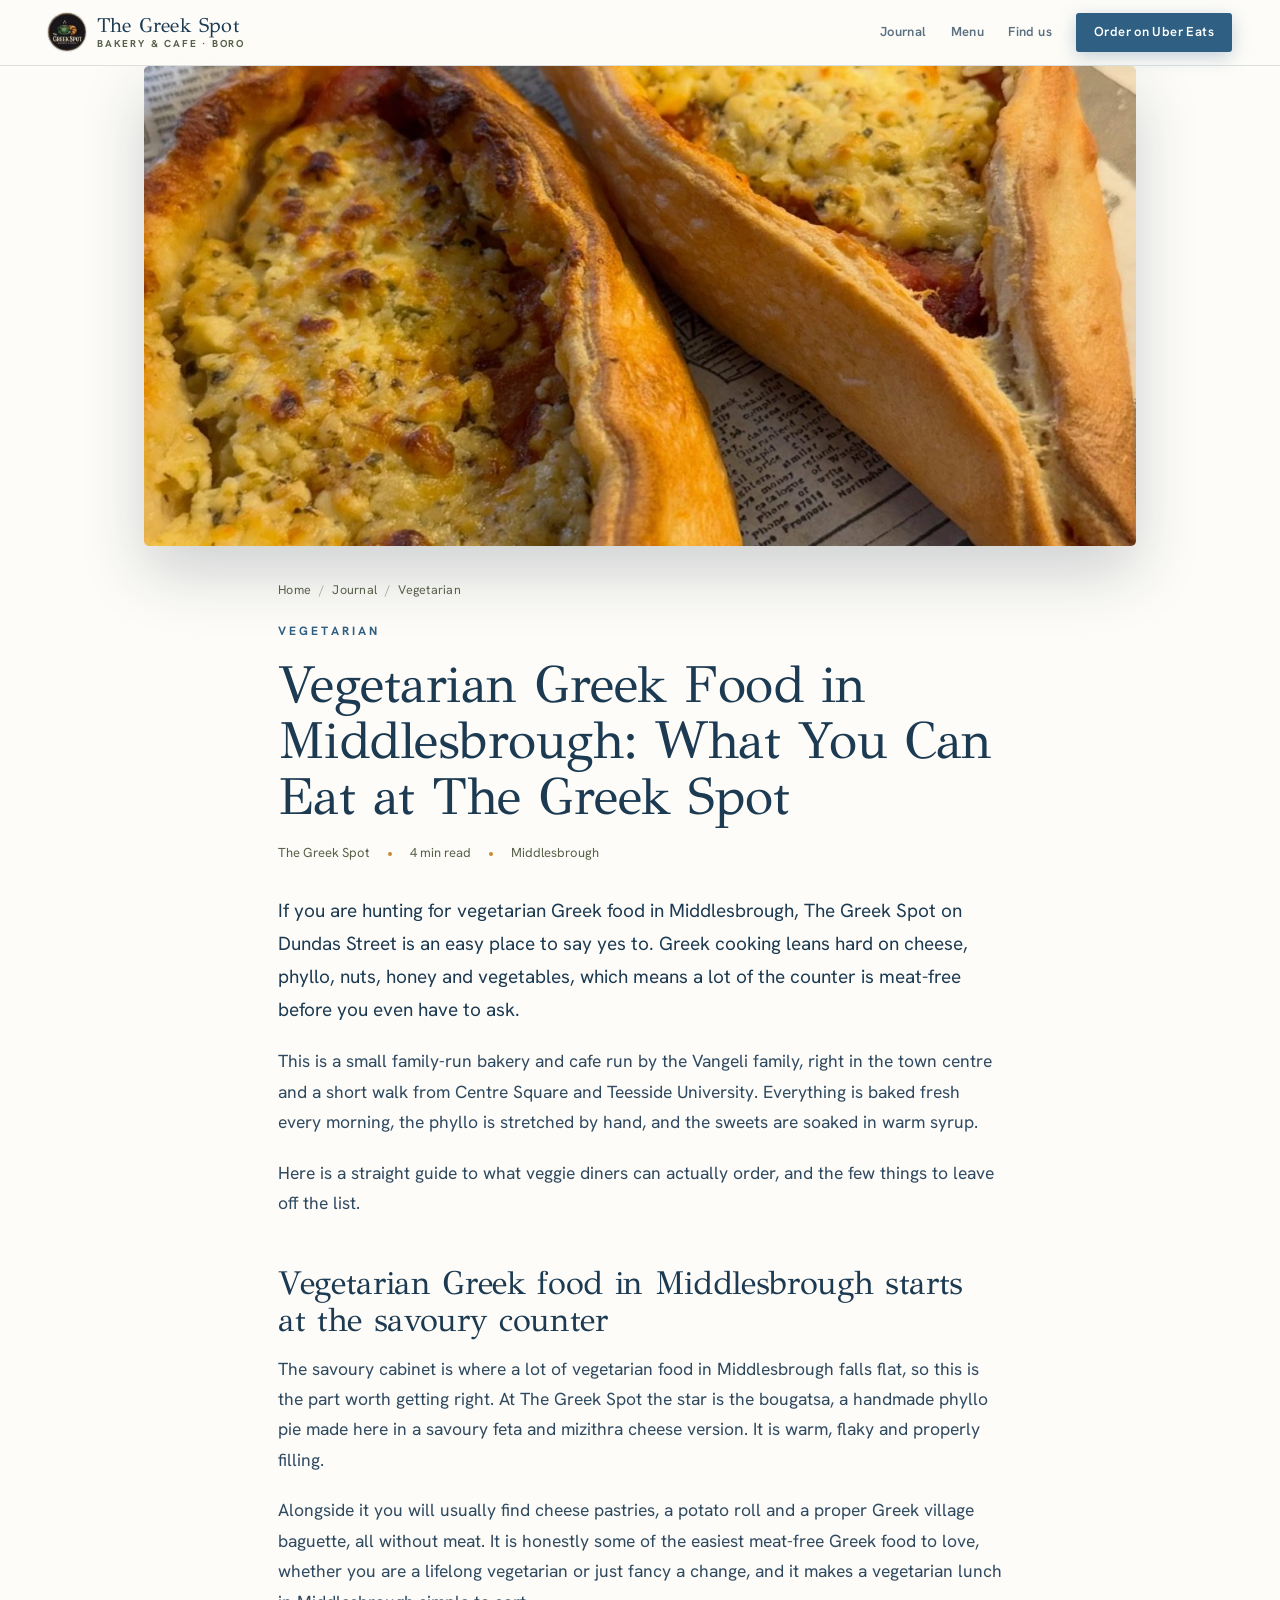
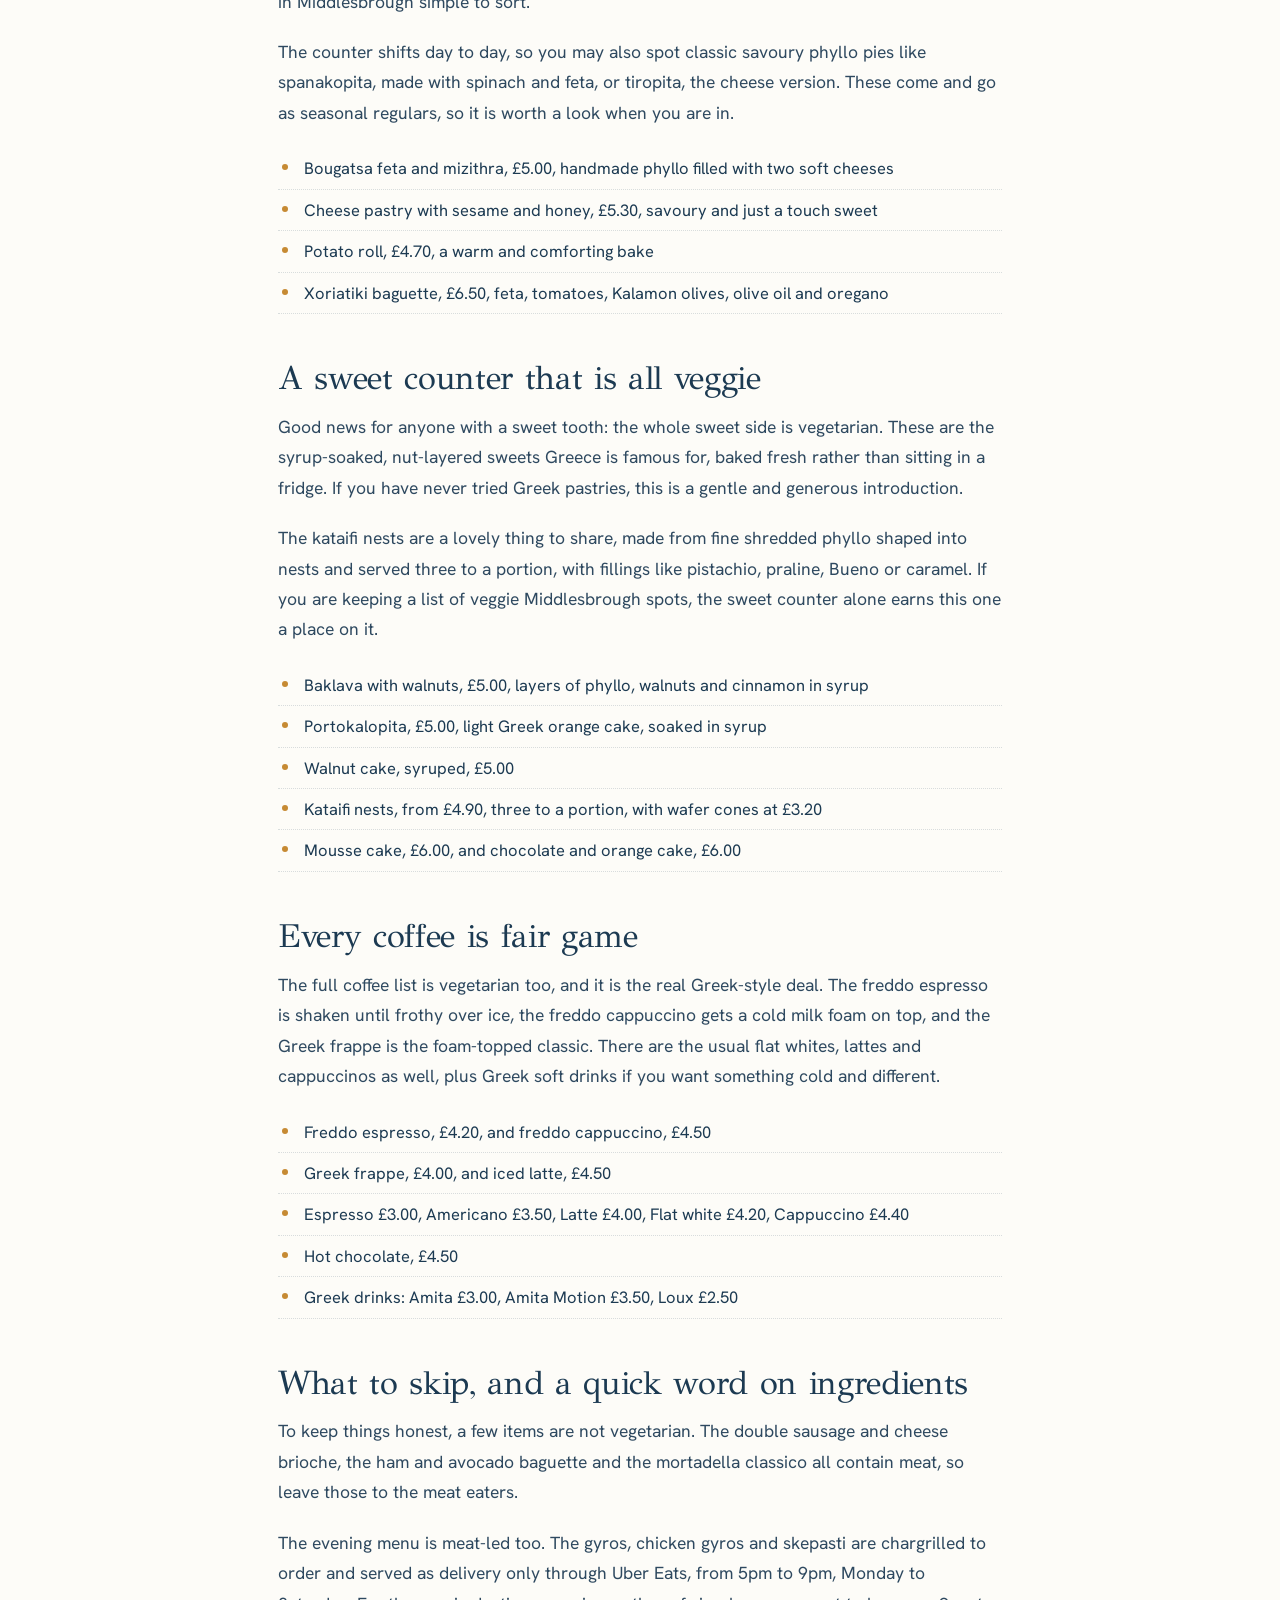
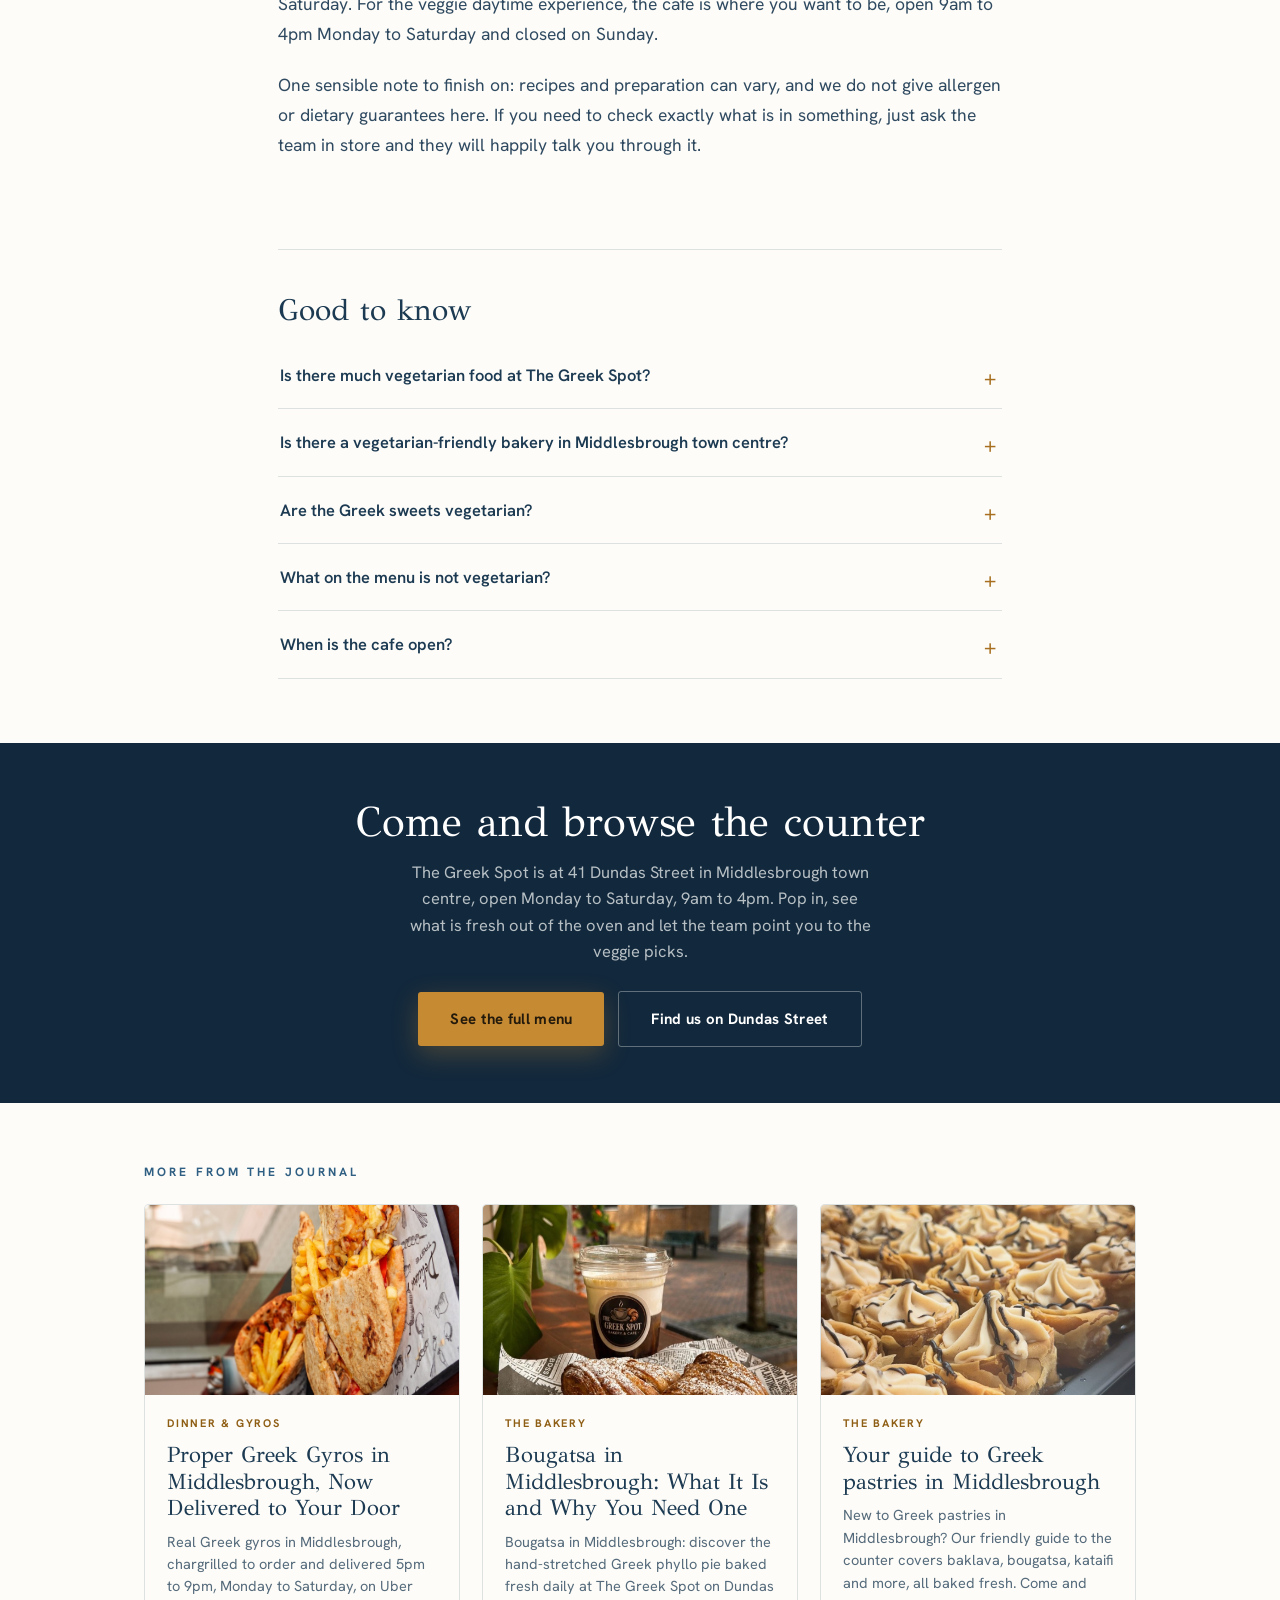
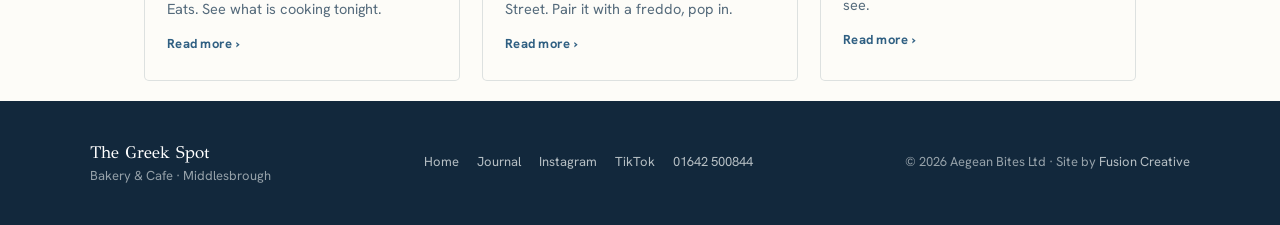
<file: blog/vegetarian-greek-food-middlesbrough/index.html>
<!DOCTYPE html>
<html lang="en">
<head>
<meta charset="UTF-8">
<meta name="viewport" content="width=device-width, initial-scale=1.0">
<title>Vegetarian Greek Food in Middlesbrough: A Veggie Guide | The Greek Spot</title>
<meta name="description" content="Looking for vegetarian Greek food in Middlesbrough? The Greek Spot bakes cheese pies, syrup soaked sweets and coffee daily on Dundas Street. Pop in.">
<link rel="canonical" href="https://thegreekspot.co.uk/blog/vegetarian-greek-food-middlesbrough/">
<meta name="robots" content="index,follow,max-image-preview:large">
<meta property="og:type" content="article">
<meta property="og:site_name" content="The Greek Spot">
<meta property="og:title" content="Vegetarian Greek Food in Middlesbrough: A Veggie Guide">
<meta property="og:description" content="Looking for vegetarian Greek food in Middlesbrough? The Greek Spot bakes cheese pies, syrup soaked sweets and coffee daily on Dundas Street. Pop in.">
<meta property="og:url" content="https://thegreekspot.co.uk/blog/vegetarian-greek-food-middlesbrough/">
<meta property="og:image" content="https://thegreekspot.co.uk/images/peinirli-cheese-boats.jpg">
<meta property="og:locale" content="en_GB">
<meta name="twitter:card" content="summary_large_image">
<meta name="twitter:title" content="Vegetarian Greek Food in Middlesbrough: A Veggie Guide">
<meta name="twitter:description" content="Looking for vegetarian Greek food in Middlesbrough? The Greek Spot bakes cheese pies, syrup soaked sweets and coffee daily on Dundas Street. Pop in.">
<meta name="twitter:image" content="https://thegreekspot.co.uk/images/peinirli-cheese-boats.jpg">
<link rel="icon" type="image/jpeg" href="/images/logo.jpg">
<link rel="preconnect" href="https://fonts.googleapis.com">
<link rel="preconnect" href="https://fonts.gstatic.com" crossorigin>
<link href="https://fonts.googleapis.com/css2?family=GFS+Didot&family=Hanken+Grotesk:wght@300;400;500;600;700;800&display=swap" rel="stylesheet">
<link rel="stylesheet" href="/blog/blog.css">
<script type="application/ld+json">
{
  "@context": "https://schema.org",
  "@type": "BlogPosting",
  "headline": "Vegetarian Greek Food in Middlesbrough: What You Can Eat at The Greek Spot",
  "description": "Looking for vegetarian Greek food in Middlesbrough? The Greek Spot bakes cheese pies, syrup soaked sweets and coffee daily on Dundas Street. Pop in.",
  "image": "https://thegreekspot.co.uk/images/peinirli-cheese-boats.jpg",
  "url": "https://thegreekspot.co.uk/blog/vegetarian-greek-food-middlesbrough/",
  "mainEntityOfPage": {
    "@type": "WebPage",
    "@id": "https://thegreekspot.co.uk/blog/vegetarian-greek-food-middlesbrough/"
  },
  "datePublished": "2026-08-23",
  "dateModified": "2026-08-23",
  "author": {
    "@type": "Organization",
    "name": "The Greek Spot"
  },
  "publisher": {
    "@type": "Organization",
    "name": "The Greek Spot",
    "logo": {
      "@type": "ImageObject",
      "url": "https://thegreekspot.co.uk/images/logo.jpg"
    }
  },
  "articleSection": "Vegetarian",
  "inLanguage": "en-GB",
  "isPartOf": {
    "@type": "Blog",
    "name": "The Greek Spot Journal",
    "@id": "https://thegreekspot.co.uk/blog/"
  }
}
</script>
<script type="application/ld+json">
{
  "@context": "https://schema.org",
  "@type": "BreadcrumbList",
  "itemListElement": [
    {
      "@type": "ListItem",
      "position": 1,
      "name": "Home",
      "item": "https://thegreekspot.co.uk/"
    },
    {
      "@type": "ListItem",
      "position": 2,
      "name": "Journal",
      "item": "https://thegreekspot.co.uk/blog/"
    },
    {
      "@type": "ListItem",
      "position": 3,
      "name": "Vegetarian Greek Food in Middlesbrough: What You Can Eat at The Greek Spot",
      "item": "https://thegreekspot.co.uk/blog/vegetarian-greek-food-middlesbrough/"
    }
  ]
}
</script>
<script type="application/ld+json">
{
  "@context": "https://schema.org",
  "@type": "FAQPage",
  "mainEntity": [
    {
      "@type": "Question",
      "name": "Is there much vegetarian food at The Greek Spot?",
      "acceptedAnswer": {
        "@type": "Answer",
        "text": "Yes. Most of the savoury bakes, the entire sweet counter and every coffee are meat-free. Cheese bougatsa, the cheese pastry with sesame and honey, the potato roll and the xoriatiki baguette are all vegetarian, so a full vegetarian lunch in Middlesbrough is easy here."
      }
    },
    {
      "@type": "Question",
      "name": "Is there a vegetarian-friendly bakery in Middlesbrough town centre?",
      "acceptedAnswer": {
        "@type": "Answer",
        "text": "The Greek Spot is a Greek bakery and cafe on Dundas Street in the town centre with a lot for vegetarians. It is not exclusively vegetarian, but the phyllo pies, sweets and cakes give veggie diners plenty to choose from every day."
      }
    },
    {
      "@type": "Question",
      "name": "Are the Greek sweets vegetarian?",
      "acceptedAnswer": {
        "@type": "Answer",
        "text": "Yes, the whole sweet side is vegetarian, including baklava, portokalopita, walnut cake and the kataifi nests. They are baked fresh each morning and soaked in warm syrup. We do not give dietary guarantees though, so please ask in store if you need to confirm anything."
      }
    },
    {
      "@type": "Question",
      "name": "What on the menu is not vegetarian?",
      "acceptedAnswer": {
        "@type": "Answer",
        "text": "The double sausage and cheese brioche, the ham and avocado baguette and the mortadella baguette contain meat. The evening gyros, chicken gyros and skepasti, available as delivery only on Uber Eats, are meat too. Everything else on the daytime counter is a safer bet for veggie diners."
      }
    },
    {
      "@type": "Question",
      "name": "When is the cafe open?",
      "acceptedAnswer": {
        "@type": "Answer",
        "text": "The cafe is open Monday to Saturday, 9am to 4pm, and closed on Sunday. That is the best time to come in for the vegetarian bakes and coffee. The meat gyros run separately in the evening as Uber Eats delivery only, 5pm to 9pm."
      }
    }
  ]
}
</script>
</head>
<body>

<header class="bloghead">
  <a class="brand" href="/"><img src="/images/logo.jpg" alt="The Greek Spot logo"><span class="bt"><b>The Greek Spot</b><i>Bakery &amp; Cafe · Boro</i></span></a>
  <nav class="headnav">
    <a href="/blog/">Journal</a>
    <a href="/#menu">Menu</a>
    <a href="/#find">Find us</a>
    <a class="order" href="https://www.ubereats.com/gb/store/the-greek-spot/KlmvoWTTS9mFfXp4U_4D3Q" target="_blank" rel="noopener">Order on Uber Eats</a>
  </nav>
</header>

<main>
  <figure class="post-hero-fig">
    <img src="/images/peinirli-cheese-boats.jpg" alt="Two golden cheese peinirli, a vegetarian Greek cheese-filled dough, fresh from the counter at The Greek Spot in Middlesbrough" fetchpriority="high">
  </figure>

  <article class="wrap post">
    <nav class="crumbs" aria-label="Breadcrumb">
      <a href="/">Home</a><span class="sep">/</span><a href="/blog/">Journal</a><span class="sep">/</span>Vegetarian
    </nav>
    <div class="post-eyebrow">Vegetarian</div>
    <h1>Vegetarian Greek Food in Middlesbrough: What You Can Eat at The Greek Spot</h1>
    <div class="post-meta">
      <span>The Greek Spot</span><span class="dot"></span>
      <span>4 min read</span><span class="dot"></span>
      <span>Middlesbrough</span>
    </div>

    <div class="prose">
        <p>If you are hunting for vegetarian Greek food in Middlesbrough, The Greek Spot on Dundas Street is an easy place to say yes to. Greek cooking leans hard on cheese, phyllo, nuts, honey and vegetables, which means a lot of the counter is meat-free before you even have to ask.</p>
        <p>This is a small family-run bakery and cafe run by the Vangeli family, right in the town centre and a short walk from Centre Square and Teesside University. Everything is baked fresh every morning, the phyllo is stretched by hand, and the sweets are soaked in warm syrup.</p>
        <p>Here is a straight guide to what veggie diners can actually order, and the few things to leave off the list.</p>
        <h2>Vegetarian Greek food in Middlesbrough starts at the savoury counter</h2>
        <p>The savoury cabinet is where a lot of vegetarian food in Middlesbrough falls flat, so this is the part worth getting right. At The Greek Spot the star is the bougatsa, a handmade phyllo pie made here in a savoury feta and mizithra cheese version. It is warm, flaky and properly filling.</p>
        <p>Alongside it you will usually find cheese pastries, a potato roll and a proper Greek village baguette, all without meat. It is honestly some of the easiest meat-free Greek food to love, whether you are a lifelong vegetarian or just fancy a change, and it makes a vegetarian lunch in Middlesbrough simple to sort.</p>
        <p>The counter shifts day to day, so you may also spot classic savoury phyllo pies like spanakopita, made with spinach and feta, or tiropita, the cheese version. These come and go as seasonal regulars, so it is worth a look when you are in.</p>
        <ul>
        <li>Bougatsa feta and mizithra, £5.00, handmade phyllo filled with two soft cheeses</li>
        <li>Cheese pastry with sesame and honey, £5.30, savoury and just a touch sweet</li>
        <li>Potato roll, £4.70, a warm and comforting bake</li>
        <li>Xoriatiki baguette, £6.50, feta, tomatoes, Kalamon olives, olive oil and oregano</li>
        </ul>
        <h2>A sweet counter that is all veggie</h2>
        <p>Good news for anyone with a sweet tooth: the whole sweet side is vegetarian. These are the syrup-soaked, nut-layered sweets Greece is famous for, baked fresh rather than sitting in a fridge. If you have never tried Greek pastries, this is a gentle and generous introduction.</p>
        <p>The kataifi nests are a lovely thing to share, made from fine shredded phyllo shaped into nests and served three to a portion, with fillings like pistachio, praline, Bueno or caramel. If you are keeping a list of veggie Middlesbrough spots, the sweet counter alone earns this one a place on it.</p>
        <ul>
        <li>Baklava with walnuts, £5.00, layers of phyllo, walnuts and cinnamon in syrup</li>
        <li>Portokalopita, £5.00, light Greek orange cake, soaked in syrup</li>
        <li>Walnut cake, syruped, £5.00</li>
        <li>Kataifi nests, from £4.90, three to a portion, with wafer cones at £3.20</li>
        <li>Mousse cake, £6.00, and chocolate and orange cake, £6.00</li>
        </ul>
        <h2>Every coffee is fair game</h2>
        <p>The full coffee list is vegetarian too, and it is the real Greek-style deal. The freddo espresso is shaken until frothy over ice, the freddo cappuccino gets a cold milk foam on top, and the Greek frappe is the foam-topped classic. There are the usual flat whites, lattes and cappuccinos as well, plus Greek soft drinks if you want something cold and different.</p>
        <ul>
        <li>Freddo espresso, £4.20, and freddo cappuccino, £4.50</li>
        <li>Greek frappe, £4.00, and iced latte, £4.50</li>
        <li>Espresso £3.00, Americano £3.50, Latte £4.00, Flat white £4.20, Cappuccino £4.40</li>
        <li>Hot chocolate, £4.50</li>
        <li>Greek drinks: Amita £3.00, Amita Motion £3.50, Loux £2.50</li>
        </ul>
        <h2>What to skip, and a quick word on ingredients</h2>
        <p>To keep things honest, a few items are not vegetarian. The double sausage and cheese brioche, the ham and avocado baguette and the mortadella classico all contain meat, so leave those to the meat eaters.</p>
        <p>The evening menu is meat-led too. The gyros, chicken gyros and skepasti are chargrilled to order and served as delivery only through Uber Eats, from 5pm to 9pm, Monday to Saturday. For the veggie daytime experience, the cafe is where you want to be, open 9am to 4pm Monday to Saturday and closed on Sunday.</p>
        <p>One sensible note to finish on: recipes and preparation can vary, and we do not give allergen or dietary guarantees here. If you need to check exactly what is in something, just ask the team in store and they will happily talk you through it.</p>
    </div>

    <section class="faq" aria-label="Frequently asked questions">
      <h2>Good to know</h2>
    <details>
      <summary>Is there much vegetarian food at The Greek Spot?</summary>
      <p>Yes. Most of the savoury bakes, the entire sweet counter and every coffee are meat-free. Cheese bougatsa, the cheese pastry with sesame and honey, the potato roll and the xoriatiki baguette are all vegetarian, so a full vegetarian lunch in Middlesbrough is easy here.</p>
    </details>
    <details>
      <summary>Is there a vegetarian-friendly bakery in Middlesbrough town centre?</summary>
      <p>The Greek Spot is a Greek bakery and cafe on Dundas Street in the town centre with a lot for vegetarians. It is not exclusively vegetarian, but the phyllo pies, sweets and cakes give veggie diners plenty to choose from every day.</p>
    </details>
    <details>
      <summary>Are the Greek sweets vegetarian?</summary>
      <p>Yes, the whole sweet side is vegetarian, including baklava, portokalopita, walnut cake and the kataifi nests. They are baked fresh each morning and soaked in warm syrup. We do not give dietary guarantees though, so please ask in store if you need to confirm anything.</p>
    </details>
    <details>
      <summary>What on the menu is not vegetarian?</summary>
      <p>The double sausage and cheese brioche, the ham and avocado baguette and the mortadella baguette contain meat. The evening gyros, chicken gyros and skepasti, available as delivery only on Uber Eats, are meat too. Everything else on the daytime counter is a safer bet for veggie diners.</p>
    </details>
    <details>
      <summary>When is the cafe open?</summary>
      <p>The cafe is open Monday to Saturday, 9am to 4pm, and closed on Sunday. That is the best time to come in for the vegetarian bakes and coffee. The meat gyros run separately in the evening as Uber Eats delivery only, 5pm to 9pm.</p>
    </details>
    </section>
  </article>

  <section class="cta-band">
    <h2>Come and browse the counter</h2>
    <p>The Greek Spot is at 41 Dundas Street in Middlesbrough town centre, open Monday to Saturday, 9am to 4pm. Pop in, see what is fresh out of the oven and let the team point you to the veggie picks.</p>
    <a class="btn btn-honey" href="/#menu">See the full menu</a>
    <a class="btn btn-ghostlight" href="/#find" style="margin-left:10px">Find us on Dundas Street</a>
  </section>

  <section class="related">
    <div class="eyebrow">More from the Journal</div>
    <div class="rel-grid">
  <a class="card" href="/blog/greek-gyros-middlesbrough/">
    <div class="ph"><img src="/images/aug-gyros-hero.jpg" alt="Two loaded pita gyros with chips on branded Greek Spot paper" loading="lazy"></div>
    <div class="body">
      <div class="ktag">Dinner &amp; Gyros</div>
      <h3>Proper Greek Gyros in Middlesbrough, Now Delivered to Your Door</h3>
      <p>Real Greek gyros in Middlesbrough, chargrilled to order and delivered 5pm to 9pm, Monday to Saturday, on Uber Eats. See what is cooking tonight.</p>
      <span class="more">Read more &rsaquo;</span>
    </div>
  </a>
  <a class="card" href="/blog/what-is-bougatsa/">
    <div class="ph"><img src="/images/hero-bougatsa-freddo.jpg" alt="Golden bougatsa phyllo pastry beside a frothy freddo coffee at The Greek Spot in Middlesbrough" loading="lazy"></div>
    <div class="body">
      <div class="ktag">The Bakery</div>
      <h3>Bougatsa in Middlesbrough: What It Is and Why You Need One</h3>
      <p>Bougatsa in Middlesbrough: discover the hand-stretched Greek phyllo pie baked fresh daily at The Greek Spot on Dundas Street. Pair it with a freddo, pop in.</p>
      <span class="more">Read more &rsaquo;</span>
    </div>
  </a>
  <a class="card" href="/blog/guide-to-greek-pastries/">
    <div class="ph"><img src="/images/baklava-cups-counter.jpg" alt="Tray of mini filo baklava cups topped with cream on the counter at The Greek Spot in Middlesbrough." loading="lazy"></div>
    <div class="body">
      <div class="ktag">The Bakery</div>
      <h3>Your guide to Greek pastries in Middlesbrough</h3>
      <p>New to Greek pastries in Middlesbrough? Our friendly guide to the counter covers baklava, bougatsa, kataifi and more, all baked fresh. Come and see.</p>
      <span class="more">Read more &rsaquo;</span>
    </div>
  </a>
    </div>
  </section>
</main>

<footer>
  <div><span class="didot">The Greek Spot</span><br>Bakery &amp; Cafe · Middlesbrough</div>
  <div class="fsoc">
    <a href="/">Home</a>
    <a href="/blog/">Journal</a>
    <a href="https://www.instagram.com/thegreekspotmiddlesbrough/" target="_blank" rel="noopener">Instagram</a>
    <a href="https://www.tiktok.com/@thegreekspot_" target="_blank" rel="noopener">TikTok</a>
    <a href="tel:+441642500844">01642 500844</a>
  </div>
  <div>&copy; <span id="yr">2026</span> Aegean Bites Ltd · Site by <a href="https://fusioncreative.uk" target="_blank" rel="noopener">Fusion Creative</a></div>
</footer>
<script>(function(){var y=document.getElementById("yr");if(y)y.textContent=new Intl.DateTimeFormat("en-GB",{timeZone:"Europe/London",year:"numeric"}).format(new Date());})();</script>
</body>
</html>
</file>
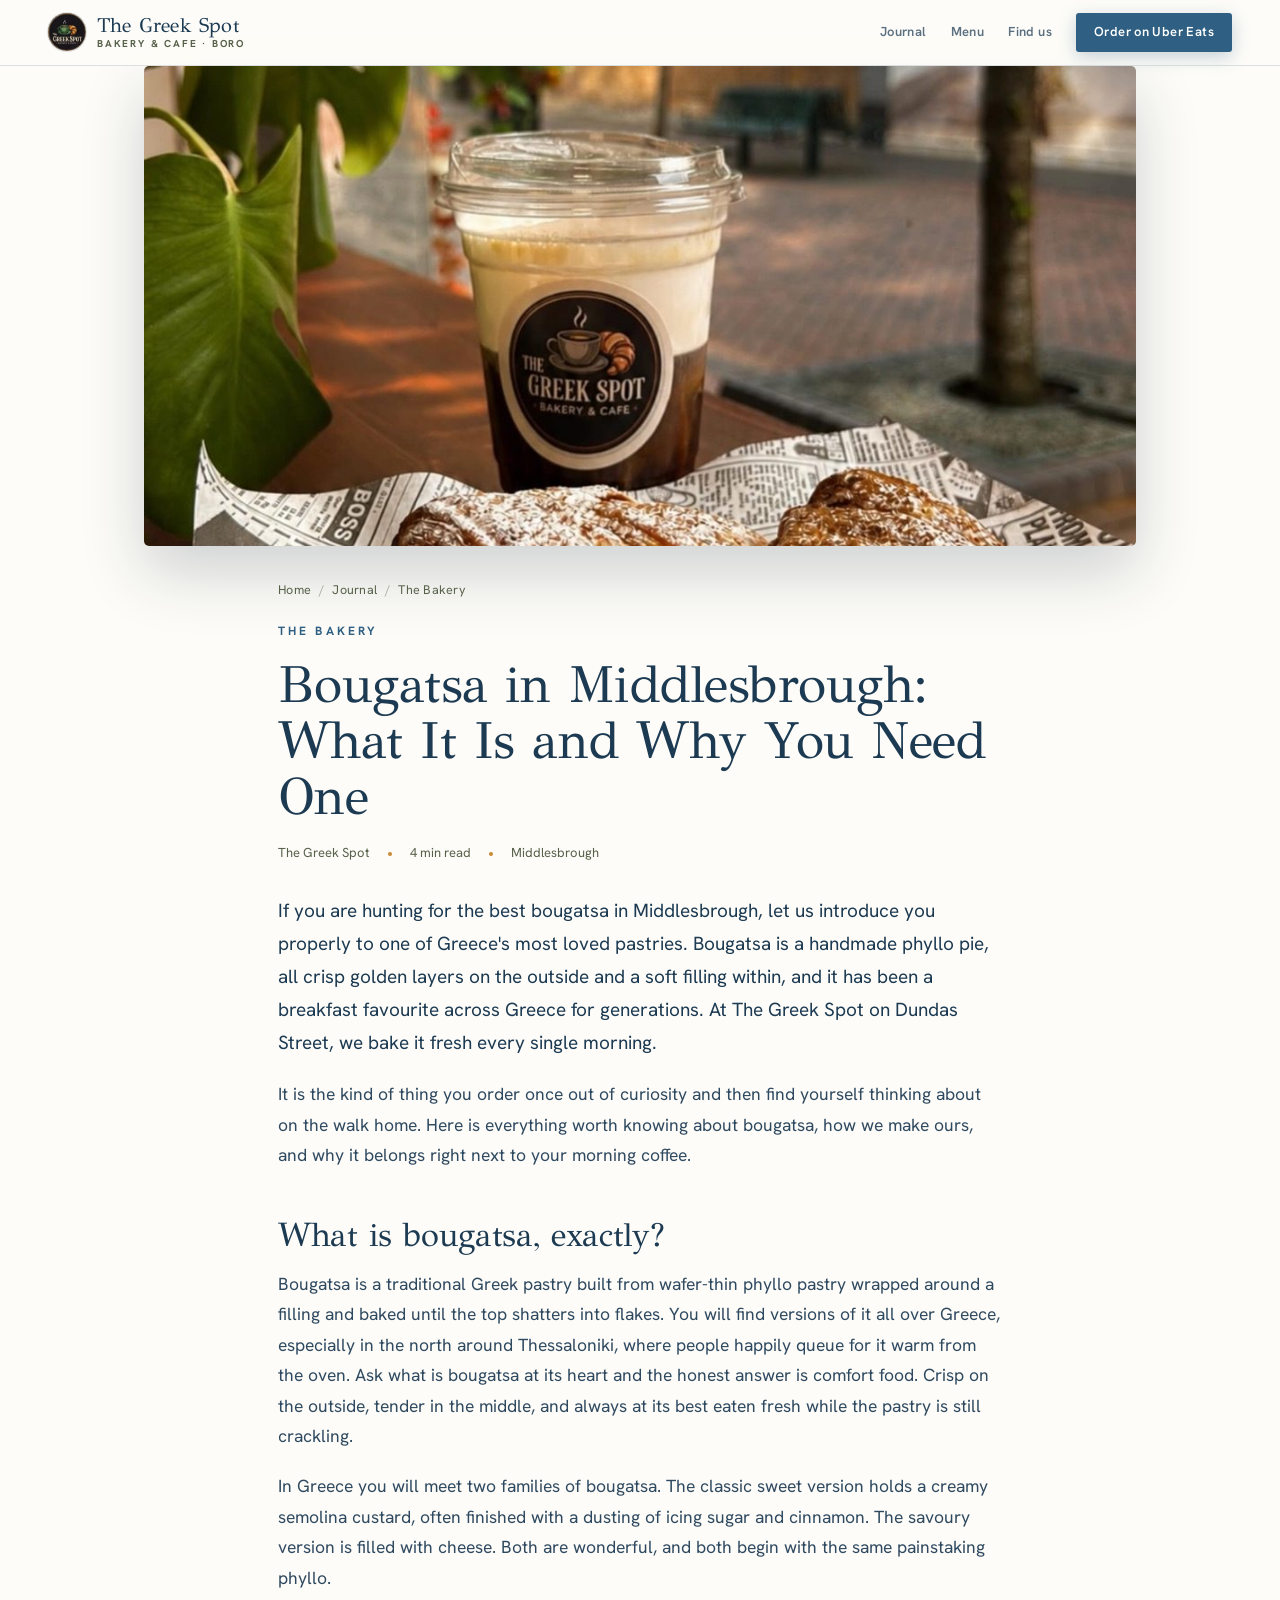
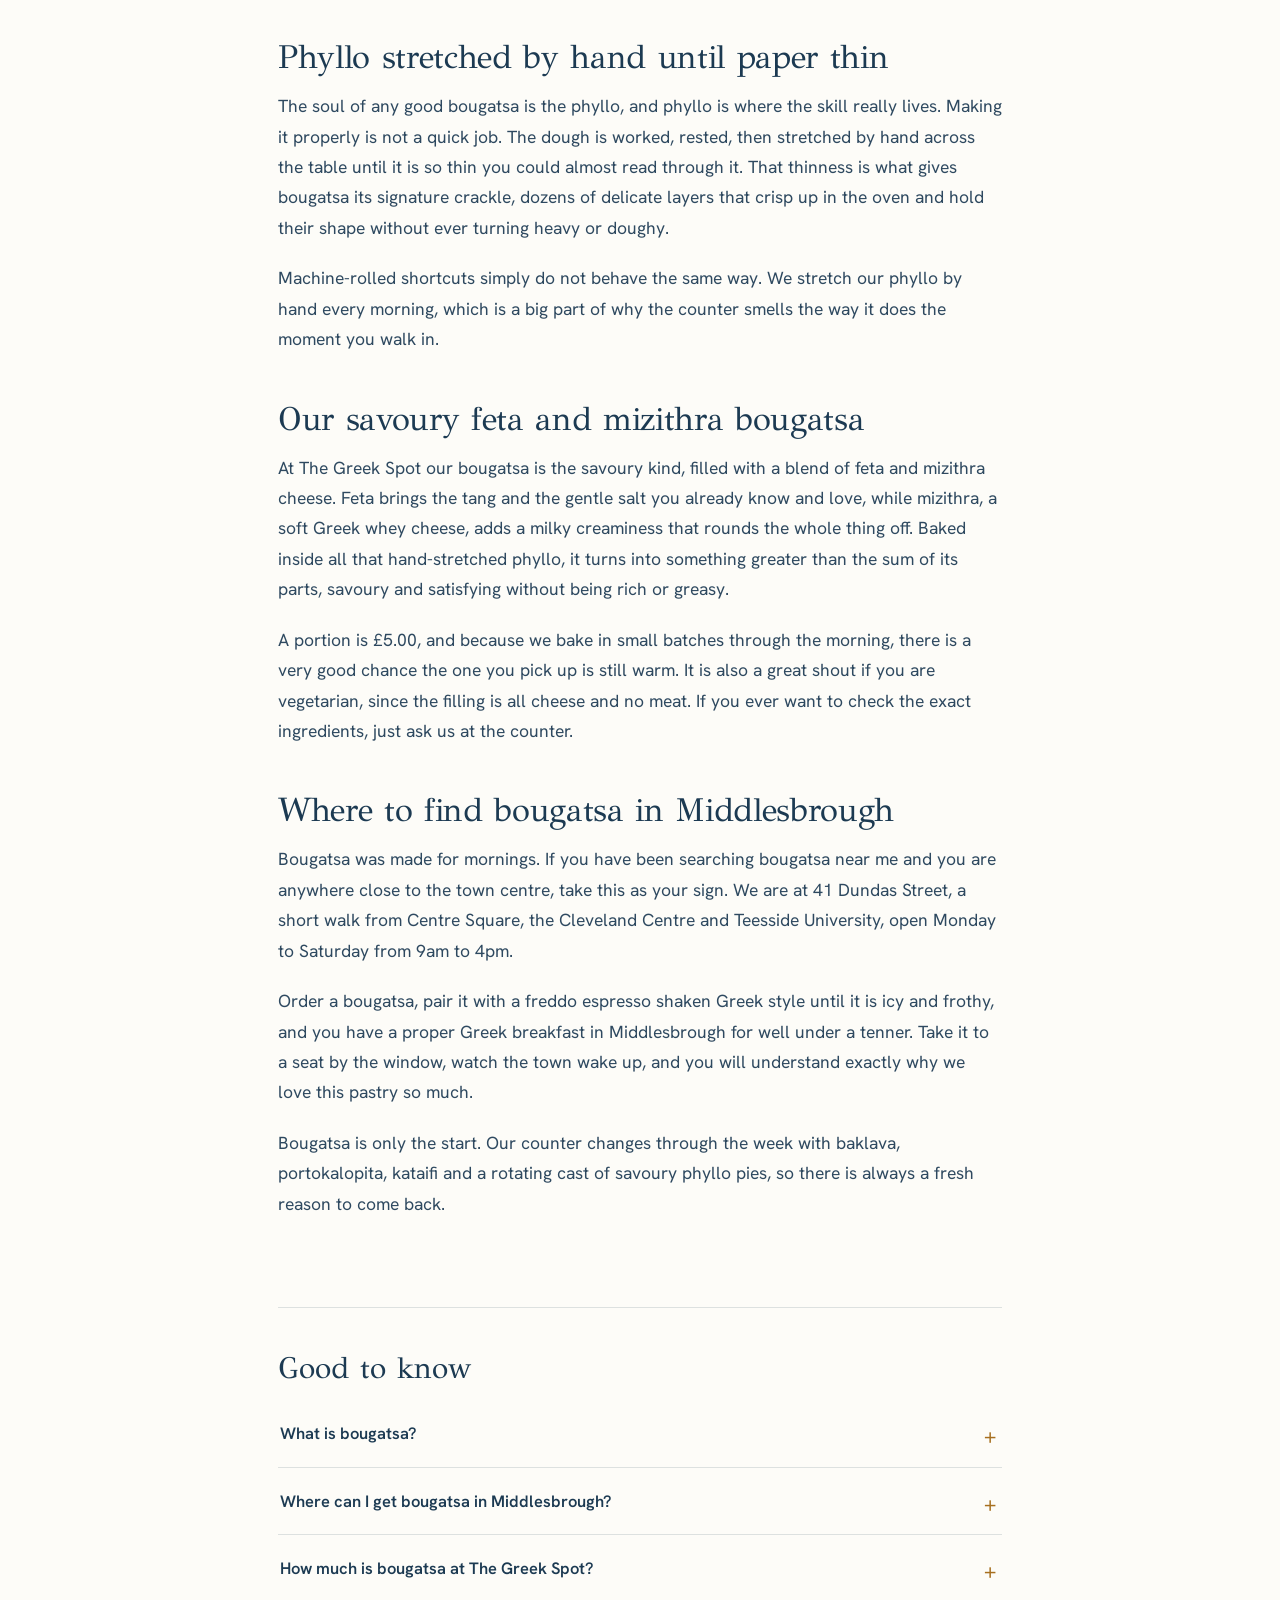
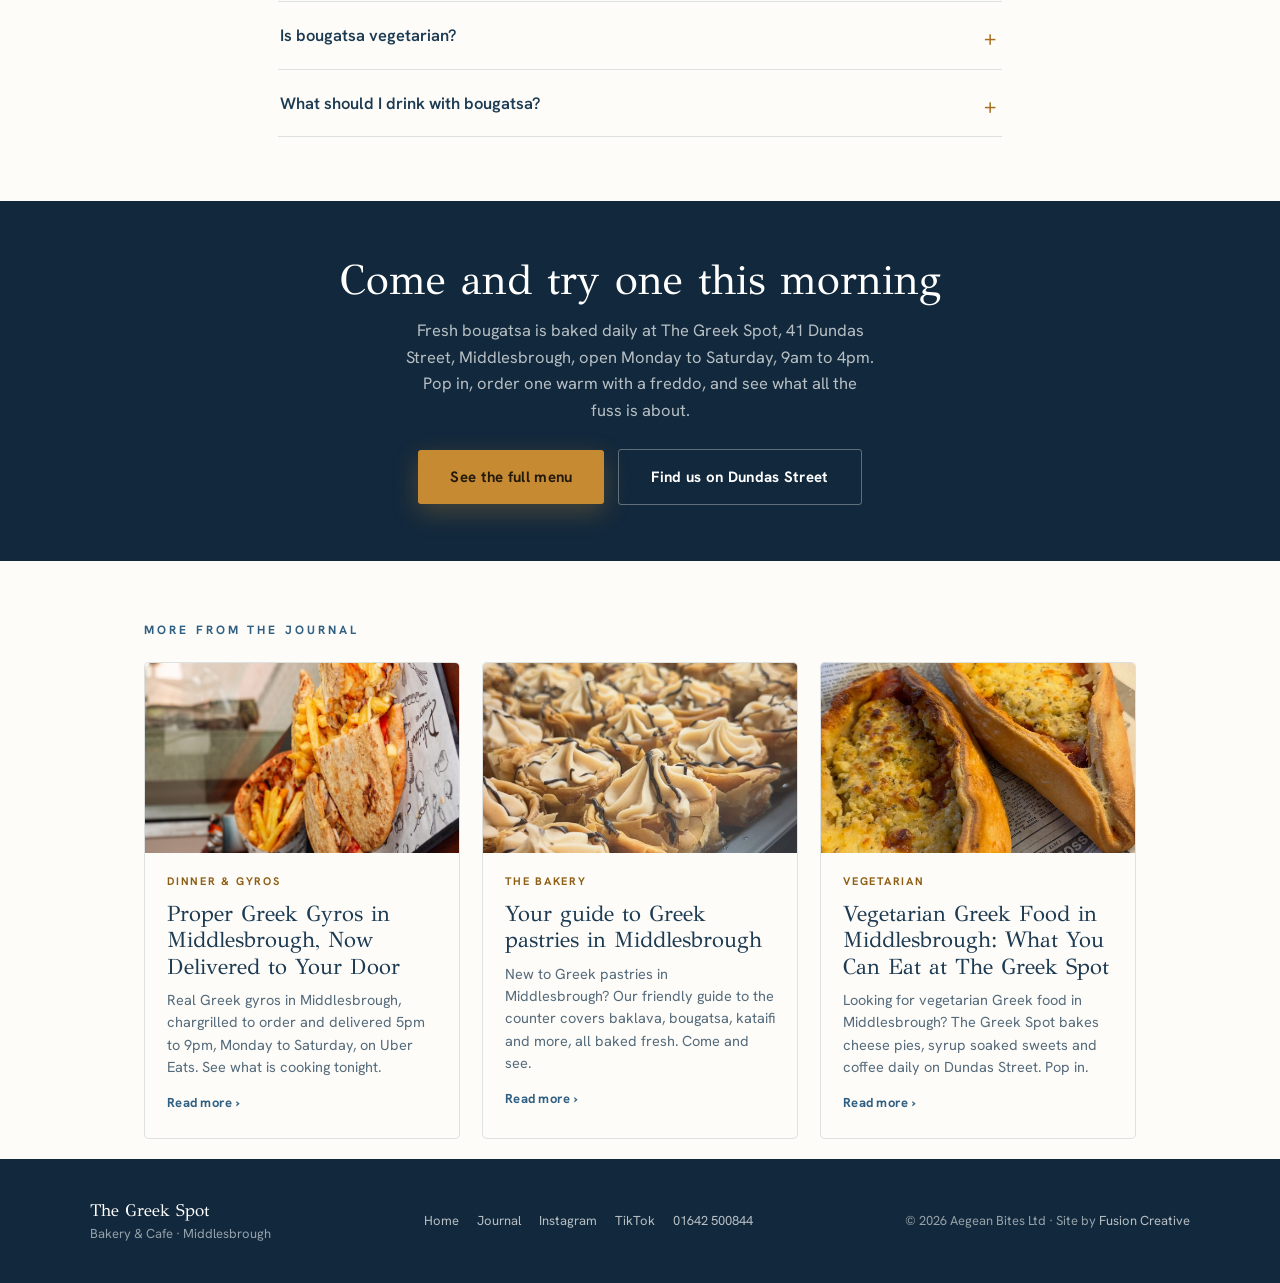
<file: blog/what-is-bougatsa/index.html>
<!DOCTYPE html>
<html lang="en">
<head>
<meta charset="UTF-8">
<meta name="viewport" content="width=device-width, initial-scale=1.0">
<title>What Is Bougatsa in Middlesbrough? The Greek Phyllo Pie | The Greek Spot</title>
<meta name="description" content="Bougatsa in Middlesbrough: discover the hand-stretched Greek phyllo pie baked fresh daily at The Greek Spot on Dundas Street. Pair it with a freddo, pop in.">
<link rel="canonical" href="https://thegreekspot.co.uk/blog/what-is-bougatsa/">
<meta name="robots" content="index,follow,max-image-preview:large">
<meta property="og:type" content="article">
<meta property="og:site_name" content="The Greek Spot">
<meta property="og:title" content="What Is Bougatsa in Middlesbrough? The Greek Phyllo Pie">
<meta property="og:description" content="Bougatsa in Middlesbrough: discover the hand-stretched Greek phyllo pie baked fresh daily at The Greek Spot on Dundas Street. Pair it with a freddo, pop in.">
<meta property="og:url" content="https://thegreekspot.co.uk/blog/what-is-bougatsa/">
<meta property="og:image" content="https://thegreekspot.co.uk/images/hero-bougatsa-freddo.jpg">
<meta property="og:locale" content="en_GB">
<meta name="twitter:card" content="summary_large_image">
<meta name="twitter:title" content="What Is Bougatsa in Middlesbrough? The Greek Phyllo Pie">
<meta name="twitter:description" content="Bougatsa in Middlesbrough: discover the hand-stretched Greek phyllo pie baked fresh daily at The Greek Spot on Dundas Street. Pair it with a freddo, pop in.">
<meta name="twitter:image" content="https://thegreekspot.co.uk/images/hero-bougatsa-freddo.jpg">
<link rel="icon" type="image/jpeg" href="/images/logo.jpg">
<link rel="preconnect" href="https://fonts.googleapis.com">
<link rel="preconnect" href="https://fonts.gstatic.com" crossorigin>
<link href="https://fonts.googleapis.com/css2?family=GFS+Didot&family=Hanken+Grotesk:wght@300;400;500;600;700;800&display=swap" rel="stylesheet">
<link rel="stylesheet" href="/blog/blog.css">
<script type="application/ld+json">
{
  "@context": "https://schema.org",
  "@type": "BlogPosting",
  "headline": "Bougatsa in Middlesbrough: What It Is and Why You Need One",
  "description": "Bougatsa in Middlesbrough: discover the hand-stretched Greek phyllo pie baked fresh daily at The Greek Spot on Dundas Street. Pair it with a freddo, pop in.",
  "image": "https://thegreekspot.co.uk/images/hero-bougatsa-freddo.jpg",
  "url": "https://thegreekspot.co.uk/blog/what-is-bougatsa/",
  "mainEntityOfPage": {
    "@type": "WebPage",
    "@id": "https://thegreekspot.co.uk/blog/what-is-bougatsa/"
  },
  "datePublished": "2026-08-23",
  "dateModified": "2026-08-23",
  "author": {
    "@type": "Organization",
    "name": "The Greek Spot"
  },
  "publisher": {
    "@type": "Organization",
    "name": "The Greek Spot",
    "logo": {
      "@type": "ImageObject",
      "url": "https://thegreekspot.co.uk/images/logo.jpg"
    }
  },
  "articleSection": "The Bakery",
  "inLanguage": "en-GB",
  "isPartOf": {
    "@type": "Blog",
    "name": "The Greek Spot Journal",
    "@id": "https://thegreekspot.co.uk/blog/"
  }
}
</script>
<script type="application/ld+json">
{
  "@context": "https://schema.org",
  "@type": "BreadcrumbList",
  "itemListElement": [
    {
      "@type": "ListItem",
      "position": 1,
      "name": "Home",
      "item": "https://thegreekspot.co.uk/"
    },
    {
      "@type": "ListItem",
      "position": 2,
      "name": "Journal",
      "item": "https://thegreekspot.co.uk/blog/"
    },
    {
      "@type": "ListItem",
      "position": 3,
      "name": "Bougatsa in Middlesbrough: What It Is and Why You Need One",
      "item": "https://thegreekspot.co.uk/blog/what-is-bougatsa/"
    }
  ]
}
</script>
<script type="application/ld+json">
{
  "@context": "https://schema.org",
  "@type": "FAQPage",
  "mainEntity": [
    {
      "@type": "Question",
      "name": "What is bougatsa?",
      "acceptedAnswer": {
        "@type": "Answer",
        "text": "Bougatsa is a traditional Greek pastry made from thin layers of hand-stretched phyllo wrapped around a filling and baked until crisp and golden. It comes in a sweet semolina custard version and a savoury cheese version. At The Greek Spot we make the savoury feta and mizithra kind."
      }
    },
    {
      "@type": "Question",
      "name": "Where can I get bougatsa in Middlesbrough?",
      "acceptedAnswer": {
        "@type": "Answer",
        "text": "We bake bougatsa fresh every morning at The Greek Spot, 41 Dundas Street, Middlesbrough TS1 1HR, right in the town centre. We are open Monday to Saturday, 9am to 4pm."
      }
    },
    {
      "@type": "Question",
      "name": "How much is bougatsa at The Greek Spot?",
      "acceptedAnswer": {
        "@type": "Answer",
        "text": "A portion of our savoury feta and mizithra bougatsa is £5.00."
      }
    },
    {
      "@type": "Question",
      "name": "Is bougatsa vegetarian?",
      "acceptedAnswer": {
        "@type": "Answer",
        "text": "Our feta and mizithra bougatsa is vegetarian, as the filling is cheese with no meat. If you need to confirm the exact ingredients, just ask us at the counter."
      }
    },
    {
      "@type": "Question",
      "name": "What should I drink with bougatsa?",
      "acceptedAnswer": {
        "@type": "Answer",
        "text": "A freddo espresso is a classic match, shaken Greek style until frothy over ice. A freddo cappuccino or a Greek frappe work beautifully too."
      }
    }
  ]
}
</script>
</head>
<body>

<header class="bloghead">
  <a class="brand" href="/"><img src="/images/logo.jpg" alt="The Greek Spot logo"><span class="bt"><b>The Greek Spot</b><i>Bakery &amp; Cafe · Boro</i></span></a>
  <nav class="headnav">
    <a href="/blog/">Journal</a>
    <a href="/#menu">Menu</a>
    <a href="/#find">Find us</a>
    <a class="order" href="https://www.ubereats.com/gb/store/the-greek-spot/KlmvoWTTS9mFfXp4U_4D3Q" target="_blank" rel="noopener">Order on Uber Eats</a>
  </nav>
</header>

<main>
  <figure class="post-hero-fig">
    <img src="/images/hero-bougatsa-freddo.jpg" alt="Golden bougatsa phyllo pastry beside a frothy freddo coffee at The Greek Spot in Middlesbrough" fetchpriority="high">
  </figure>

  <article class="wrap post">
    <nav class="crumbs" aria-label="Breadcrumb">
      <a href="/">Home</a><span class="sep">/</span><a href="/blog/">Journal</a><span class="sep">/</span>The Bakery
    </nav>
    <div class="post-eyebrow">The Bakery</div>
    <h1>Bougatsa in Middlesbrough: What It Is and Why You Need One</h1>
    <div class="post-meta">
      <span>The Greek Spot</span><span class="dot"></span>
      <span>4 min read</span><span class="dot"></span>
      <span>Middlesbrough</span>
    </div>

    <div class="prose">
        <p>If you are hunting for the best bougatsa in Middlesbrough, let us introduce you properly to one of Greece&#x27;s most loved pastries. Bougatsa is a handmade phyllo pie, all crisp golden layers on the outside and a soft filling within, and it has been a breakfast favourite across Greece for generations. At The Greek Spot on Dundas Street, we bake it fresh every single morning.</p>
        <p>It is the kind of thing you order once out of curiosity and then find yourself thinking about on the walk home. Here is everything worth knowing about bougatsa, how we make ours, and why it belongs right next to your morning coffee.</p>
        <h2>What is bougatsa, exactly?</h2>
        <p>Bougatsa is a traditional Greek pastry built from wafer-thin phyllo pastry wrapped around a filling and baked until the top shatters into flakes. You will find versions of it all over Greece, especially in the north around Thessaloniki, where people happily queue for it warm from the oven. Ask what is bougatsa at its heart and the honest answer is comfort food. Crisp on the outside, tender in the middle, and always at its best eaten fresh while the pastry is still crackling.</p>
        <p>In Greece you will meet two families of bougatsa. The classic sweet version holds a creamy semolina custard, often finished with a dusting of icing sugar and cinnamon. The savoury version is filled with cheese. Both are wonderful, and both begin with the same painstaking phyllo.</p>
        <h2>Phyllo stretched by hand until paper thin</h2>
        <p>The soul of any good bougatsa is the phyllo, and phyllo is where the skill really lives. Making it properly is not a quick job. The dough is worked, rested, then stretched by hand across the table until it is so thin you could almost read through it. That thinness is what gives bougatsa its signature crackle, dozens of delicate layers that crisp up in the oven and hold their shape without ever turning heavy or doughy.</p>
        <p>Machine-rolled shortcuts simply do not behave the same way. We stretch our phyllo by hand every morning, which is a big part of why the counter smells the way it does the moment you walk in.</p>
        <h2>Our savoury feta and mizithra bougatsa</h2>
        <p>At The Greek Spot our bougatsa is the savoury kind, filled with a blend of feta and mizithra cheese. Feta brings the tang and the gentle salt you already know and love, while mizithra, a soft Greek whey cheese, adds a milky creaminess that rounds the whole thing off. Baked inside all that hand-stretched phyllo, it turns into something greater than the sum of its parts, savoury and satisfying without being rich or greasy.</p>
        <p>A portion is £5.00, and because we bake in small batches through the morning, there is a very good chance the one you pick up is still warm. It is also a great shout if you are vegetarian, since the filling is all cheese and no meat. If you ever want to check the exact ingredients, just ask us at the counter.</p>
        <h2>Where to find bougatsa in Middlesbrough</h2>
        <p>Bougatsa was made for mornings. If you have been searching bougatsa near me and you are anywhere close to the town centre, take this as your sign. We are at 41 Dundas Street, a short walk from Centre Square, the Cleveland Centre and Teesside University, open Monday to Saturday from 9am to 4pm.</p>
        <p>Order a bougatsa, pair it with a freddo espresso shaken Greek style until it is icy and frothy, and you have a proper Greek breakfast in Middlesbrough for well under a tenner. Take it to a seat by the window, watch the town wake up, and you will understand exactly why we love this pastry so much.</p>
        <p>Bougatsa is only the start. Our counter changes through the week with baklava, portokalopita, kataifi and a rotating cast of savoury phyllo pies, so there is always a fresh reason to come back.</p>
    </div>

    <section class="faq" aria-label="Frequently asked questions">
      <h2>Good to know</h2>
    <details>
      <summary>What is bougatsa?</summary>
      <p>Bougatsa is a traditional Greek pastry made from thin layers of hand-stretched phyllo wrapped around a filling and baked until crisp and golden. It comes in a sweet semolina custard version and a savoury cheese version. At The Greek Spot we make the savoury feta and mizithra kind.</p>
    </details>
    <details>
      <summary>Where can I get bougatsa in Middlesbrough?</summary>
      <p>We bake bougatsa fresh every morning at The Greek Spot, 41 Dundas Street, Middlesbrough TS1 1HR, right in the town centre. We are open Monday to Saturday, 9am to 4pm.</p>
    </details>
    <details>
      <summary>How much is bougatsa at The Greek Spot?</summary>
      <p>A portion of our savoury feta and mizithra bougatsa is £5.00.</p>
    </details>
    <details>
      <summary>Is bougatsa vegetarian?</summary>
      <p>Our feta and mizithra bougatsa is vegetarian, as the filling is cheese with no meat. If you need to confirm the exact ingredients, just ask us at the counter.</p>
    </details>
    <details>
      <summary>What should I drink with bougatsa?</summary>
      <p>A freddo espresso is a classic match, shaken Greek style until frothy over ice. A freddo cappuccino or a Greek frappe work beautifully too.</p>
    </details>
    </section>
  </article>

  <section class="cta-band">
    <h2>Come and try one this morning</h2>
    <p>Fresh bougatsa is baked daily at The Greek Spot, 41 Dundas Street, Middlesbrough, open Monday to Saturday, 9am to 4pm. Pop in, order one warm with a freddo, and see what all the fuss is about.</p>
    <a class="btn btn-honey" href="/#menu">See the full menu</a>
    <a class="btn btn-ghostlight" href="/#find" style="margin-left:10px">Find us on Dundas Street</a>
  </section>

  <section class="related">
    <div class="eyebrow">More from the Journal</div>
    <div class="rel-grid">
  <a class="card" href="/blog/greek-gyros-middlesbrough/">
    <div class="ph"><img src="/images/aug-gyros-hero.jpg" alt="Two loaded pita gyros with chips on branded Greek Spot paper" loading="lazy"></div>
    <div class="body">
      <div class="ktag">Dinner &amp; Gyros</div>
      <h3>Proper Greek Gyros in Middlesbrough, Now Delivered to Your Door</h3>
      <p>Real Greek gyros in Middlesbrough, chargrilled to order and delivered 5pm to 9pm, Monday to Saturday, on Uber Eats. See what is cooking tonight.</p>
      <span class="more">Read more &rsaquo;</span>
    </div>
  </a>
  <a class="card" href="/blog/guide-to-greek-pastries/">
    <div class="ph"><img src="/images/baklava-cups-counter.jpg" alt="Tray of mini filo baklava cups topped with cream on the counter at The Greek Spot in Middlesbrough." loading="lazy"></div>
    <div class="body">
      <div class="ktag">The Bakery</div>
      <h3>Your guide to Greek pastries in Middlesbrough</h3>
      <p>New to Greek pastries in Middlesbrough? Our friendly guide to the counter covers baklava, bougatsa, kataifi and more, all baked fresh. Come and see.</p>
      <span class="more">Read more &rsaquo;</span>
    </div>
  </a>
  <a class="card" href="/blog/vegetarian-greek-food-middlesbrough/">
    <div class="ph"><img src="/images/peinirli-cheese-boats.jpg" alt="Two golden cheese peinirli, a vegetarian Greek cheese-filled dough, fresh from the counter at The Greek Spot in Middlesbrough" loading="lazy"></div>
    <div class="body">
      <div class="ktag">Vegetarian</div>
      <h3>Vegetarian Greek Food in Middlesbrough: What You Can Eat at The Greek Spot</h3>
      <p>Looking for vegetarian Greek food in Middlesbrough? The Greek Spot bakes cheese pies, syrup soaked sweets and coffee daily on Dundas Street. Pop in.</p>
      <span class="more">Read more &rsaquo;</span>
    </div>
  </a>
    </div>
  </section>
</main>

<footer>
  <div><span class="didot">The Greek Spot</span><br>Bakery &amp; Cafe · Middlesbrough</div>
  <div class="fsoc">
    <a href="/">Home</a>
    <a href="/blog/">Journal</a>
    <a href="https://www.instagram.com/thegreekspotmiddlesbrough/" target="_blank" rel="noopener">Instagram</a>
    <a href="https://www.tiktok.com/@thegreekspot_" target="_blank" rel="noopener">TikTok</a>
    <a href="tel:+441642500844">01642 500844</a>
  </div>
  <div>&copy; <span id="yr">2026</span> Aegean Bites Ltd · Site by <a href="https://fusioncreative.uk" target="_blank" rel="noopener">Fusion Creative</a></div>
</footer>
<script>(function(){var y=document.getElementById("yr");if(y)y.textContent=new Intl.DateTimeFormat("en-GB",{timeZone:"Europe/London",year:"numeric"}).format(new Date());})();</script>
</body>
</html>
</file>
<file: blog/blog.css>
/* ============================================================
   The Greek Spot Journal (blog) styles
   Shares the Aegean design system with the main site.
   Used by /blog/ (index) and every /blog/<slug>/ post.
   ============================================================ */
:root{
  --whitewash:#FDFCF8;
  --ink:#1C3A52;
  --sea:#3E7CA6;
  --honey:#C68A33;
  --honey-deep:#A76F1F;
  --olive-text:#57614A;
  --honey-text:#8F5E15;
  --sea-deep:#2F5F82;
  --mist:#EFF1EA;
  --night:#12283C;
  --line:rgba(28,58,82,.14);
}
*{margin:0;padding:0;box-sizing:border-box}
html{scroll-behavior:smooth}
body{
  background:var(--whitewash);
  color:var(--ink);
  font-family:'Hanken Grotesk',system-ui,sans-serif;
  font-size:16.5px;line-height:1.6;-webkit-font-smoothing:antialiased;
}
img{max-width:100%;display:block}
a{color:var(--sea)}
.didot{font-family:'GFS Didot',serif;font-weight:400}

/* ---------- header ---------- */
.bloghead{
  position:sticky;top:0;z-index:50;
  display:flex;align-items:center;justify-content:space-between;
  padding:13px min(6vw,48px);
  background:rgba(253,252,248,.9);backdrop-filter:blur(10px);
  border-bottom:1px solid var(--line);
}
.bloghead .brand{display:flex;align-items:center;gap:11px;text-decoration:none;color:var(--ink)}
.bloghead .brand img{width:38px;height:38px;border-radius:50%;box-shadow:0 0 0 1px var(--line)}
.bloghead .brand .bt{display:flex;flex-direction:column;line-height:1.08}
.bloghead .brand b{font-family:'GFS Didot',serif;font-weight:400;font-size:20px;letter-spacing:.01em}
.bloghead .brand i{font-style:normal;font-size:10px;font-weight:700;letter-spacing:.18em;text-transform:uppercase;color:var(--olive-text);margin-top:2px}
.headnav{display:flex;gap:24px;align-items:center}
.headnav a{text-decoration:none;color:var(--ink);font-size:13px;font-weight:600;letter-spacing:.03em;opacity:.72;transition:opacity .2s,color .2s}
.headnav a:hover{opacity:1;color:var(--sea)}
.headnav .order{
  background:var(--sea-deep);color:#fff;opacity:1;padding:9px 18px;border-radius:3px;
  box-shadow:0 5px 18px rgba(47,95,130,.28);
}
.headnav .order:hover{background:var(--night);color:#fff}
@media(max-width:640px){
  .headnav a:not(.order){display:none}
  .bloghead .brand i{display:none}
  .bloghead .brand b{font-size:18px}
  .headnav .order{padding:9px 15px;font-size:14px}
}

/* ---------- article ---------- */
.wrap{max-width:772px;margin:0 auto;padding:0 24px}
.crumbs{font-size:12.5px;letter-spacing:.02em;color:var(--olive-text);margin:34px 0 22px}
.crumbs a{color:var(--olive-text);text-decoration:none}
.crumbs a:hover{color:var(--sea);text-decoration:underline}
.crumbs .sep{margin:0 8px;opacity:.5}
.post-eyebrow{font-size:12px;font-weight:700;letter-spacing:.26em;text-transform:uppercase;color:var(--sea-deep);margin-bottom:16px}
.post h1{
  font-family:'GFS Didot',serif;font-weight:400;line-height:1.08;letter-spacing:-.01em;
  font-size:clamp(33px,5vw,52px);margin-bottom:18px;
}
.post-meta{display:flex;flex-wrap:wrap;gap:8px 18px;align-items:center;font-size:13px;color:var(--olive-text);margin-bottom:30px}
.post-meta .dot{width:4px;height:4px;border-radius:50%;background:var(--honey);display:inline-block}
.post-hero-fig{max-width:1040px;margin:0 auto 12px;padding:0 24px}
.post-hero-fig img{width:100%;height:clamp(240px,46vw,480px);object-fit:cover;border-radius:5px;box-shadow:0 26px 64px rgba(18,40,60,.2)}
.post-hero-fig figcaption{font-size:12.5px;color:var(--olive-text);padding:9px 2px 0;font-weight:600;text-align:center}

/* ---------- prose ---------- */
.prose{padding-bottom:20px}
.prose p{font-size:17.5px;line-height:1.74;margin:0 0 20px;color:rgba(28,58,82,.92)}
.prose > p:first-of-type{font-size:19px;color:var(--ink)}
.prose h2{
  font-family:'GFS Didot',serif;font-weight:400;line-height:1.12;
  font-size:clamp(25px,3.4vw,33px);margin:46px 0 15px;letter-spacing:-.01em;
}
.prose h2 + p{margin-top:0}
.prose ul{margin:0 0 22px;padding-left:0;list-style:none}
.prose ul li{position:relative;padding:7px 0 7px 26px;font-size:16.5px;line-height:1.6;border-bottom:1px dotted rgba(28,58,82,.16)}
.prose ul li::before{content:"";position:absolute;left:4px;top:16px;width:6px;height:6px;border-radius:50%;background:var(--honey)}
.prose a{color:var(--sea-deep);font-weight:600;text-decoration:underline;text-underline-offset:2px;text-decoration-color:rgba(47,95,130,.35)}
.prose a:hover{text-decoration-color:var(--sea-deep)}
.prose strong{font-weight:700;color:var(--ink)}

.pullquote{
  font-family:'GFS Didot',serif;font-size:clamp(21px,2.6vw,27px);line-height:1.35;color:var(--sea-deep);
  border-left:3px solid var(--honey);padding:6px 0 6px 22px;margin:32px 0;
}

/* ---------- faq ---------- */
.faq{border-top:1px solid var(--line);margin-top:48px;padding-top:12px}
.faq h2{font-family:'GFS Didot',serif;font-weight:400;font-size:clamp(24px,3vw,30px);margin:24px 0 8px}
.faq details{border-bottom:1px solid var(--line);padding:4px 0}
.faq summary{
  cursor:pointer;list-style:none;padding:16px 34px 16px 2px;position:relative;
  font-weight:600;font-size:16.5px;color:var(--ink);
}
.faq summary::-webkit-details-marker{display:none}
.faq summary::after{content:"+";position:absolute;right:6px;top:14px;font-size:22px;color:var(--honey-deep);font-weight:400;transition:transform .2s}
.faq details[open] summary::after{transform:rotate(45deg)}
.faq details p{padding:0 2px 18px;font-size:16px;line-height:1.65;color:rgba(28,58,82,.85)}

/* ---------- cta band ---------- */
.cta-band{background:var(--night);color:#EDF2F1;margin-top:64px;padding:56px min(7vw,90px);text-align:center}
.cta-band h2{font-family:'GFS Didot',serif;font-weight:400;color:#fff;font-size:clamp(28px,4vw,42px);margin-bottom:14px;line-height:1.1}
.cta-band p{color:rgba(237,242,241,.75);max-width:52ch;margin:0 auto 26px;font-size:16.5px}
.btn{display:inline-flex;align-items:center;gap:10px;text-decoration:none;font-weight:700;font-size:15px;letter-spacing:.02em;padding:15px 32px;border-radius:3px;transition:transform .15s,box-shadow .2s,background .2s}
.btn-honey{background:var(--honey);color:#231a0c;box-shadow:0 8px 26px rgba(198,138,51,.3)}
.btn-honey:hover{background:#d89a44;transform:translateY(-1px)}
.btn-ghostlight{color:#fff;border:1.5px solid rgba(237,242,241,.35)}
.btn-ghostlight:hover{border-color:var(--honey);color:var(--honey)}

/* ---------- related ---------- */
.related{max-width:1040px;margin:0 auto;padding:60px 24px 20px}
.related .eyebrow{font-size:12px;font-weight:700;letter-spacing:.26em;text-transform:uppercase;color:var(--sea-deep);margin-bottom:22px}
.rel-grid{display:grid;grid-template-columns:repeat(auto-fill,minmax(260px,1fr));gap:22px}

/* ---------- post cards (index + related) ---------- */
.card{display:block;text-decoration:none;color:var(--ink);border:1px solid var(--line);border-radius:5px;overflow:hidden;background:var(--whitewash);transition:transform .18s,box-shadow .25s}
.card:hover{transform:translateY(-3px);box-shadow:0 20px 46px rgba(18,40,60,.14)}
.card .ph{height:190px;overflow:hidden}
.card .ph img{width:100%;height:100%;object-fit:cover;transition:transform .5s}
.card:hover .ph img{transform:scale(1.05)}
.card .body{padding:20px 22px 24px}
.card .ktag{font-size:11px;font-weight:700;letter-spacing:.16em;text-transform:uppercase;color:var(--honey-text);margin-bottom:10px}
.card h3{font-family:'GFS Didot',serif;font-weight:400;font-size:22px;line-height:1.2;margin-bottom:9px}
.card p{font-size:14.5px;color:rgba(28,58,82,.75);line-height:1.55}
.card .more{display:inline-block;margin-top:14px;font-size:13px;font-weight:700;color:var(--sea-deep);letter-spacing:.02em}

/* ---------- blog index hero ---------- */
.index-hero{max-width:1040px;margin:0 auto;padding:54px 24px 30px;position:relative}
.index-hero .eyebrow{font-size:12px;font-weight:700;letter-spacing:.28em;text-transform:uppercase;color:var(--sea-deep);margin-bottom:16px}
.index-hero h1{font-family:'GFS Didot',serif;font-weight:400;font-size:clamp(38px,6vw,66px);line-height:1.02;letter-spacing:-.01em;margin-bottom:16px}
.index-hero p{font-size:clamp(16px,1.6vw,19px);color:rgba(28,58,82,.76);max-width:54ch}
.index-grid{max-width:1040px;margin:0 auto;padding:20px 24px 30px;display:grid;grid-template-columns:repeat(auto-fill,minmax(300px,1fr));gap:26px}

/* ---------- footer ---------- */
footer{
  background:var(--night);color:rgba(237,242,241,.6);
  padding:38px min(7vw,90px);font-size:13px;
  display:flex;justify-content:space-between;align-items:center;gap:20px;flex-wrap:wrap;
}
footer .didot{color:#fff;font-size:17px}
footer a{color:rgba(237,242,241,.75);text-decoration:none}
footer a:hover{color:var(--honey)}
footer .fsoc{display:flex;gap:18px;flex-wrap:wrap}

a:focus-visible,button:focus-visible,summary:focus-visible{outline:2.5px solid var(--sea);outline-offset:3px;border-radius:2px}
</file>
